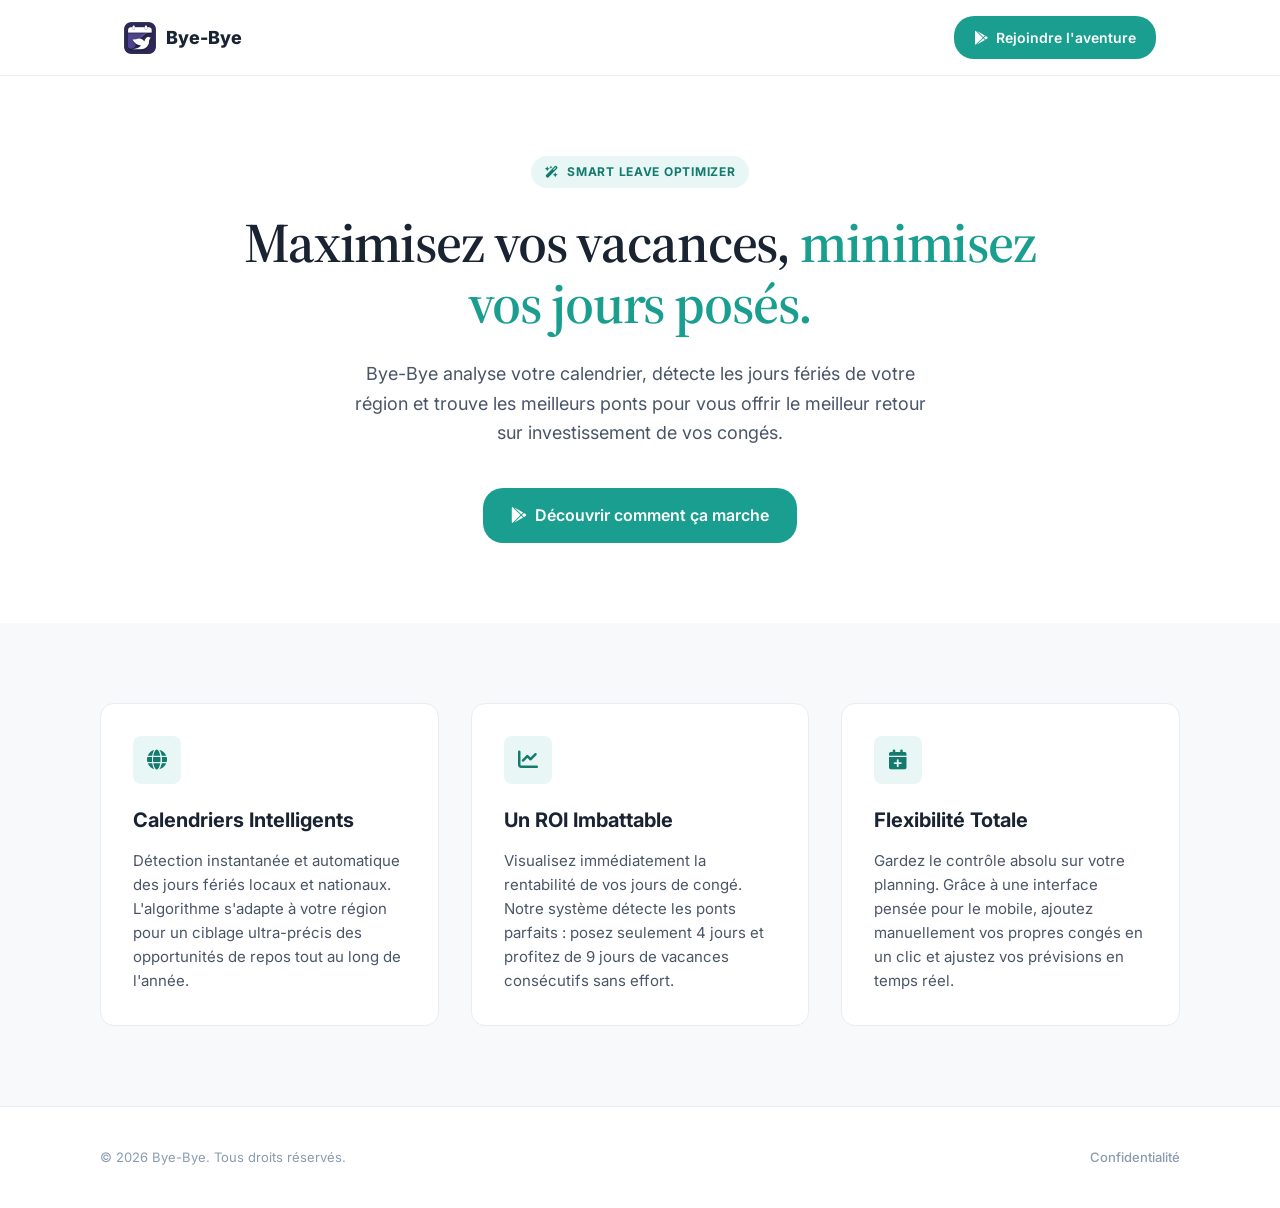
<file: index.html>
<!doctype html>
<html lang="fr">
    <head>
        <meta charset="UTF-8" />
        <meta name="viewport" content="width=device-width, initial-scale=1.0" />
        <title>Bye-Bye — Le smart leave optimizer</title>
        <meta
            name="description"
            content="Optimisez vos jours de congé avec Bye-Bye. Posez moins de jours, profitez de plus de temps libre." />

        <!-- Polices officielles -->
        <link rel="preconnect" href="https://fonts.googleapis.com" />
        <link
            href="https://fonts.googleapis.com/css2?family=Source+Serif+4:wght@500;600&family=Inter:wght@400;500;600;700;800&display=swap"
            rel="stylesheet" />

        <!-- Font Awesome pour les icônes (Aucun emoji) -->
        <link rel="stylesheet" href="https://cdnjs.cloudflare.com/ajax/libs/font-awesome/6.4.0/css/all.min.css" />

        <style>
            /* ==========================================================================
           Bye-Bye — Landing Page Stylesheet
           ========================================================================== */
            :root {
                /* Couleurs de la marque */
                --color-primary: #1a9e8f;
                --color-primary-dark: #147a6e;
                --color-primary-light: #e8f7f5;
                --color-coral: #ff6b6b;
                --color-coral-light: #fff0f0;
                --color-gold: #ffb800;
                --color-gold-light: #fff8e1;

                /* Neutres */
                --color-bg: #ffffff;
                --color-surface: #f7f9fa;
                --color-border: #e8edf2;
                --color-text: #1a2332;
                --color-text-mid: #4a5568;
                --color-text-light: #8a9bb0;

                /* Typographie */
                --font-serif: 'Source Serif 4', Georgia, 'Times New Roman', serif;
                --font-sans: 'Inter', -apple-system, BlinkMacSystemFont, 'Segoe UI', sans-serif;

                /* Layout */
                --max-width: 1080px;
                --radius-sm: 8px;
                --radius-md: 14px;
                --radius-lg: 20px;
            }

            * {
                margin: 0;
                padding: 0;
                box-sizing: border-box;
            }
            html {
                scroll-behavior: smooth;
            }

            body {
                font-family: var(--font-sans);
                color: var(--color-text);
                background: var(--color-bg);
                line-height: 1.65;
                -webkit-font-smoothing: antialiased;
            }

            a {
                color: var(--color-primary-dark);
                text-decoration: none;
                transition: all 0.2s ease;
            }

            /* ── Top bar ─────────────────────────────────────────────────────────────── */
            .topbar {
                position: sticky;
                top: 0;
                z-index: 50;
                background: rgba(255, 255, 255, 0.92);
                backdrop-filter: blur(10px);
                border-bottom: 1px solid var(--color-border);
            }

            .topbar-inner {
                max-width: var(--max-width);
                margin: 0 auto;
                padding: 16px 24px;
                display: flex;
                align-items: center;
                justify-content: space-between;
            }

            .brand {
                display: flex;
                align-items: center;
                gap: 10px;
                font-weight: 800;
                font-size: 18px;
                color: var(--color-text);
            }

            .brand-mark {
                width: 32px;
                height: 32px;
                border-radius: 9px;
                background: linear-gradient(160deg, var(--color-primary), var(--color-primary-dark));
                display: flex;
                align-items: center;
                justify-content: center;
                color: white;
                font-size: 14px;
            }

            .nav-links {
                display: flex;
                gap: 16px;
            }

            .btn-primary {
                background: var(--color-primary);
                color: white;
                padding: 10px 20px;
                border-radius: var(--radius-lg);
                font-weight: 600;
                font-size: 14px;
                border: none;
                cursor: pointer;
                display: inline-flex;
                align-items: center;
                gap: 8px;
            }

            .btn-primary:hover {
                background: var(--color-primary-dark);
                color: white;
            }

            /* ── Hero Section ────────────────────────────────────────────────────────────────── */
            .hero {
                max-width: var(--max-width);
                margin: 0 auto;
                padding: 80px 24px;
                text-align: center;
                display: flex;
                flex-direction: column;
                align-items: center;
            }

            .doc-eyebrow {
                display: inline-flex;
                align-items: center;
                gap: 8px;
                font-size: 12px;
                font-weight: 700;
                letter-spacing: 0.06em;
                text-transform: uppercase;
                color: var(--color-primary-dark);
                background: var(--color-primary-light);
                padding: 6px 14px;
                border-radius: 20px;
                margin-bottom: 24px;
            }

            .hero-title {
                font-family: var(--font-serif);
                font-size: 56px;
                font-weight: 600;
                line-height: 1.1;
                letter-spacing: -0.02em;
                color: var(--color-text);
                margin-bottom: 24px;
                max-width: 800px;
            }

            .hero-title span {
                color: var(--color-primary);
            }

            .hero-subtitle {
                font-size: 18px;
                color: var(--color-text-mid);
                max-width: 600px;
                margin-bottom: 40px;
            }

            /* ── Features Grid ──────────────────────────────────────────────────────── */
            .features-section {
                background: var(--color-surface);
                padding: 80px 24px;
            }

            .features-grid {
                max-width: var(--max-width);
                margin: 0 auto;
                display: grid;
                grid-template-columns: repeat(auto-fit, minmax(300px, 1fr));
                gap: 32px;
            }

            .feature-card {
                background: var(--color-bg);
                padding: 32px;
                border-radius: var(--radius-md);
                border: 1px solid var(--color-border);
                transition: transform 0.2s ease;
            }

            .feature-card:hover {
                transform: translateY(-4px);
                box-shadow: 0 12px 24px rgba(26, 158, 143, 0.08);
            }

            .feature-icon {
                width: 48px;
                height: 48px;
                background: var(--color-primary-light);
                color: var(--color-primary-dark);
                border-radius: var(--radius-sm);
                display: flex;
                align-items: center;
                justify-content: center;
                font-size: 20px;
                margin-bottom: 20px;
            }

            .feature-card h3 {
                font-size: 20px;
                font-weight: 700;
                color: var(--color-text);
                margin-bottom: 12px;
            }

            .feature-card p {
                font-size: 15px;
                color: var(--color-text-mid);
                line-height: 1.6;
            }

            /* ── Callout / Banner ───────────────────────────────────────────────────────── */
            .cta-banner {
                max-width: 800px;
                margin: 60px auto;
                padding: 0 24px;
            }

            .callout {
                border-radius: var(--radius-md);
                padding: 24px 32px;
                display: flex;
                align-items: center;
                justify-content: space-between;
                gap: 24px;
                background: var(--color-gold-light);
                border: 1px solid rgba(255, 184, 0, 0.3);
            }

            .callout-content h4 {
                color: #8a6200;
                font-size: 18px;
                margin-bottom: 8px;
            }

            .callout-content p {
                color: #8a6200;
                font-size: 15px;
                opacity: 0.9;
            }

            .btn-gold {
                background: var(--color-gold);
                color: white;
                padding: 10px 24px;
                border-radius: var(--radius-sm);
                font-weight: 700;
                white-space: nowrap;
            }

            /* ── Footer ──────────────────────────────────────────────────────────────── */
            .doc-footer {
                border-top: 1px solid var(--color-border);
                padding: 40px 24px;
                background: var(--color-bg);
            }

            .doc-footer-inner {
                max-width: var(--max-width);
                margin: 0 auto;
                display: flex;
                flex-wrap: wrap;
                justify-content: space-between;
                align-items: center;
                gap: 16px;
            }

            .doc-footer p {
                font-size: 13px;
                color: var(--color-text-light);
            }

            .doc-footer-links {
                display: flex;
                gap: 20px;
            }

            .doc-footer-links a {
                font-size: 13px;
                color: var(--color-text-light);
                font-weight: 500;
            }

            .doc-footer-links a:hover {
                color: var(--color-primary-dark);
            }

            @media (max-width: 768px) {
                .hero-title {
                    font-size: 40px;
                }
                .callout {
                    flex-direction: column;
                    text-align: center;
                }
            }
        </style>
        <link rel="apple-touch-icon" sizes="180x180" href="./assets/icons/apple-touch-icon.png" />
        <link rel="icon" type="image/png" sizes="32x32" href="./assets/icons/favicon-32x32.png" />
        <link rel="icon" type="image/png" sizes="16x16" href="./assets/icons/favicon-16x16.png" />
        <link rel="manifest" href="./assets/icons/site.webmanifest" />
    </head>
    <body>
        <!-- Header -->
        <header class="topbar">
            <div class="topbar-inner">
                <a href="/" class="brand">
                    <span class="brand-mark">
                        <img src="./assets/icons/logo.png" alt="Logo" class="logo" width="32" height="32" />
                    </span>
                    Bye-Bye
                </a>
                <nav class="nav-links">
                    <a href="https://play.google.com/store/apps/details?id=com.gillesj.byebye" class="btn-primary">
                        <i class="fa-brands fa-google-play"></i> Rejoindre l'aventure
                    </a>
                </nav>
            </div>
        </header>

        <!-- Hero Section -->
        <main>
            <section class="hero">
                <span class="doc-eyebrow"><i class="fa-solid fa-wand-magic-sparkles"></i> Smart Leave Optimizer</span>
                <h1 class="hero-title">Maximisez vos vacances, <span>minimisez vos jours posés.</span></h1>
                <p class="hero-subtitle">
                    Bye-Bye analyse votre calendrier, détecte les jours fériés de votre région et trouve les meilleurs
                    ponts pour vous offrir le meilleur retour sur investissement de vos congés.
                </p>
                <a
                    href="https://play.google.com/store/apps/details?id=com.gillesj.byebye"
                    class="btn-primary"
                    style="padding: 14px 28px; font-size: 16px">
                    <i class="fa-brands fa-google-play"></i>Découvrir comment ça marche
                </a>
            </section>

            <!-- Features Grid -->
            <section id="features" class="features-section">
                <div class="features-grid">
                    <div class="feature-card">
                        <div class="feature-card-icon feature-icon">
                            <i class="fa-solid fa-globe"></i>
                        </div>
                        <h3>Calendriers Intelligents</h3>
                        <p>
                            Détection instantanée et automatique des jours fériés locaux et nationaux. L'algorithme
                            s'adapte à votre région pour un ciblage ultra-précis des opportunités de repos tout au long
                            de l'année.
                        </p>
                    </div>

                    <div class="feature-card">
                        <div class="feature-card-icon feature-icon">
                            <i class="fa-solid fa-chart-line"></i>
                        </div>
                        <h3>Un ROI Imbattable</h3>
                        <p>
                            Visualisez immédiatement la rentabilité de vos jours de congé. Notre système détecte les
                            ponts parfaits : posez seulement 4 jours et profitez de 9 jours de vacances consécutifs sans
                            effort.
                        </p>
                    </div>

                    <div class="feature-card">
                        <div class="feature-card-icon feature-icon">
                            <i class="fa-solid fa-calendar-plus"></i>
                        </div>
                        <h3>Flexibilité Totale</h3>
                        <p>
                            Gardez le contrôle absolu sur votre planning. Grâce à une interface pensée pour le mobile,
                            ajoutez manuellement vos propres congés en un clic et ajustez vos prévisions en temps réel.
                        </p>
                    </div>
                </div>
            </section>

            <!-- CTA Callout -->
        </main>

        <!-- Footer -->
        <footer class="doc-footer">
            <div class="doc-footer-inner">
                <p>© 2026 Bye-Bye. Tous droits réservés.</p>
                <nav class="doc-footer-links" aria-label="Liens légaux">
                    <a href="politique-confidentialite.html">Confidentialité</a>
                </nav>
            </div>
        </footer>
    </body>
</html>
</file>
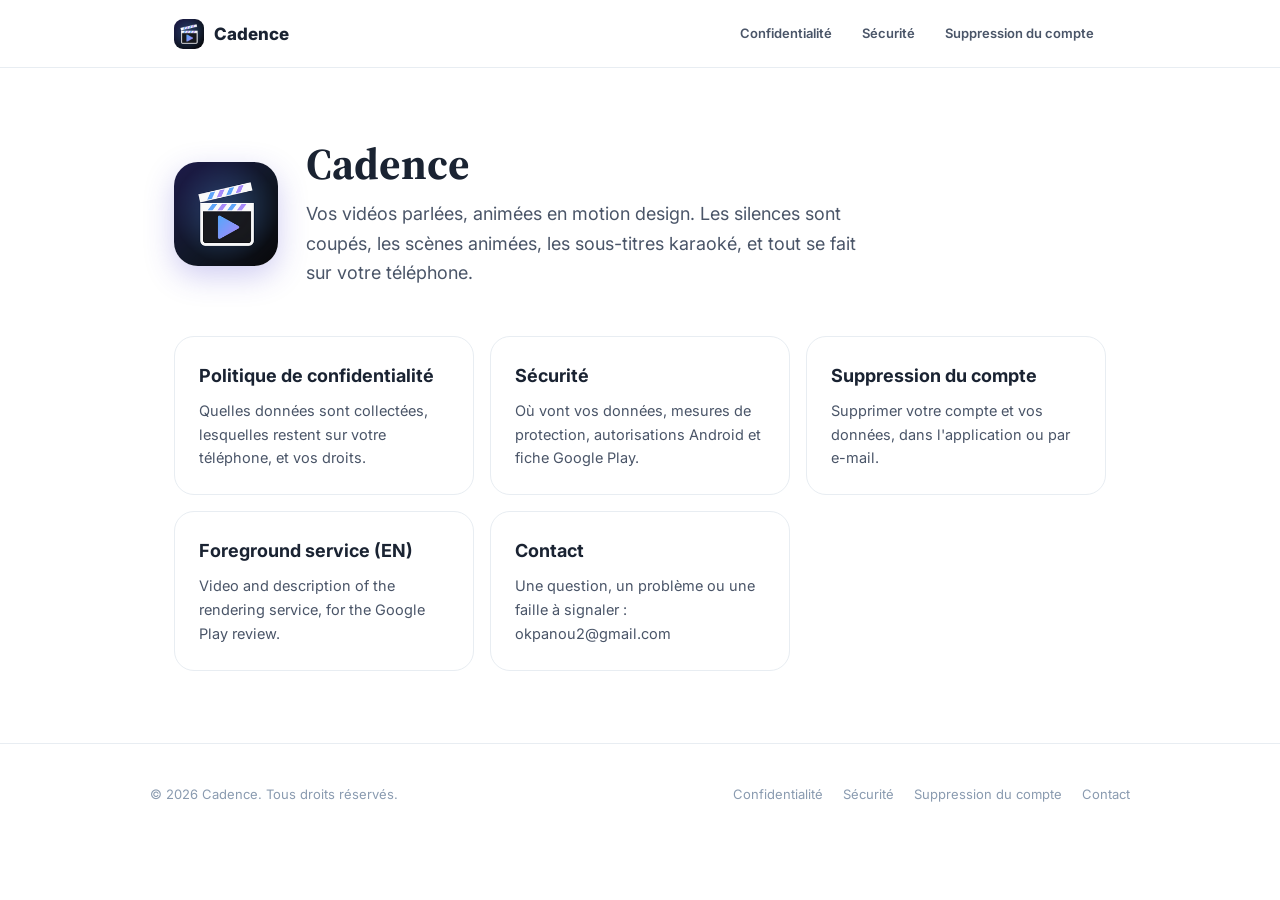
<file: cadence/index.html>
<!doctype html>
<html lang="fr">
    <head>
        <meta charset="UTF-8" />
        <meta name="viewport" content="width=device-width, initial-scale=1.0" />
        <title>Vos vidéos parlées, animées en motion design — Cadence</title>
        <meta name="description" content="Cadence transforme une vidéo où vous parlez en vidéo verticale animée : silences coupés, scènes de motion design, sous-titres karaoké." />
        <link rel="preconnect" href="https://fonts.googleapis.com" />
        <link
            href="https://fonts.googleapis.com/css2?family=Source+Serif+4:wght@500;600&family=Inter:wght@400;500;600;700;800&display=swap"
            rel="stylesheet" />
        <link rel="stylesheet" href="./styles/cadence.css" />
        <link rel="apple-touch-icon" sizes="180x180" href="./assets/apple-touch-icon.png" />
        <link rel="icon" type="image/png" sizes="32x32" href="./assets/favicon-32x32.png" />
        <link rel="icon" type="image/png" sizes="16x16" href="./assets/favicon-16x16.png" />
    </head>
    <body>
        <header class="topbar">
            <div class="topbar-inner">
                <a href="./index.html" class="brand">
                    <span class="brand-mark"><img src="./assets/logo.png" alt="" width="32" height="32" /></span>
                    Cadence
                </a>
                <nav class="doc-nav" aria-label="Documents"><a href="politique-confidentialite.html">Confidentialité</a><a href="securite.html">Sécurité</a><a href="suppression-compte.html">Suppression du compte</a></nav>
            </div>
        </header>

        <section class="hub-hero">
            <img src="./assets/android-chrome-192x192.png" alt="Icône de Cadence" />
            <div>
                <h1>Cadence</h1>
                <p>Vos vidéos parlées, animées en motion design. Les silences sont coupés, les scènes animées, les sous-titres karaoké, et tout se fait sur votre téléphone.</p>
            </div>
        </section>

        <main class="hub-grid">
            <a class="hub-card" href="politique-confidentialite.html">
                <h2>Politique de confidentialité</h2>
                <p>Quelles données sont collectées, lesquelles restent sur votre téléphone, et vos droits.</p>
            </a>
            <a class="hub-card" href="securite.html">
                <h2>Sécurité</h2>
                <p>Où vont vos données, mesures de protection, autorisations Android et fiche Google Play.</p>
            </a>
            <a class="hub-card" href="suppression-compte.html">
                <h2>Suppression du compte</h2>
                <p>Supprimer votre compte et vos données, dans l'application ou par e-mail.</p>
            </a>
            <a class="hub-card" href="service-premier-plan.html">
                <h2>Foreground service (EN)</h2>
                <p>Video and description of the rendering service, for the Google Play review.</p>
            </a>
            <a class="hub-card" href="mailto:okpanou2@gmail.com">
                <h2>Contact</h2>
                <p>Une question, un problème ou une faille à signaler : okpanou2@gmail.com</p>
            </a>
        </main>

        <footer class="doc-footer">
            <div class="doc-footer-inner">
                <p>© 2026 Cadence. Tous droits réservés.</p>
                <nav class="doc-footer-links" aria-label="Liens">
                    <a href="politique-confidentialite.html">Confidentialité</a>
                    <a href="securite.html">Sécurité</a>
                    <a href="suppression-compte.html">Suppression du compte</a>
                    <a href="mailto:okpanou2@gmail.com">Contact</a>
                </nav>
            </div>
        </footer>
    </body>
</html>
</file>
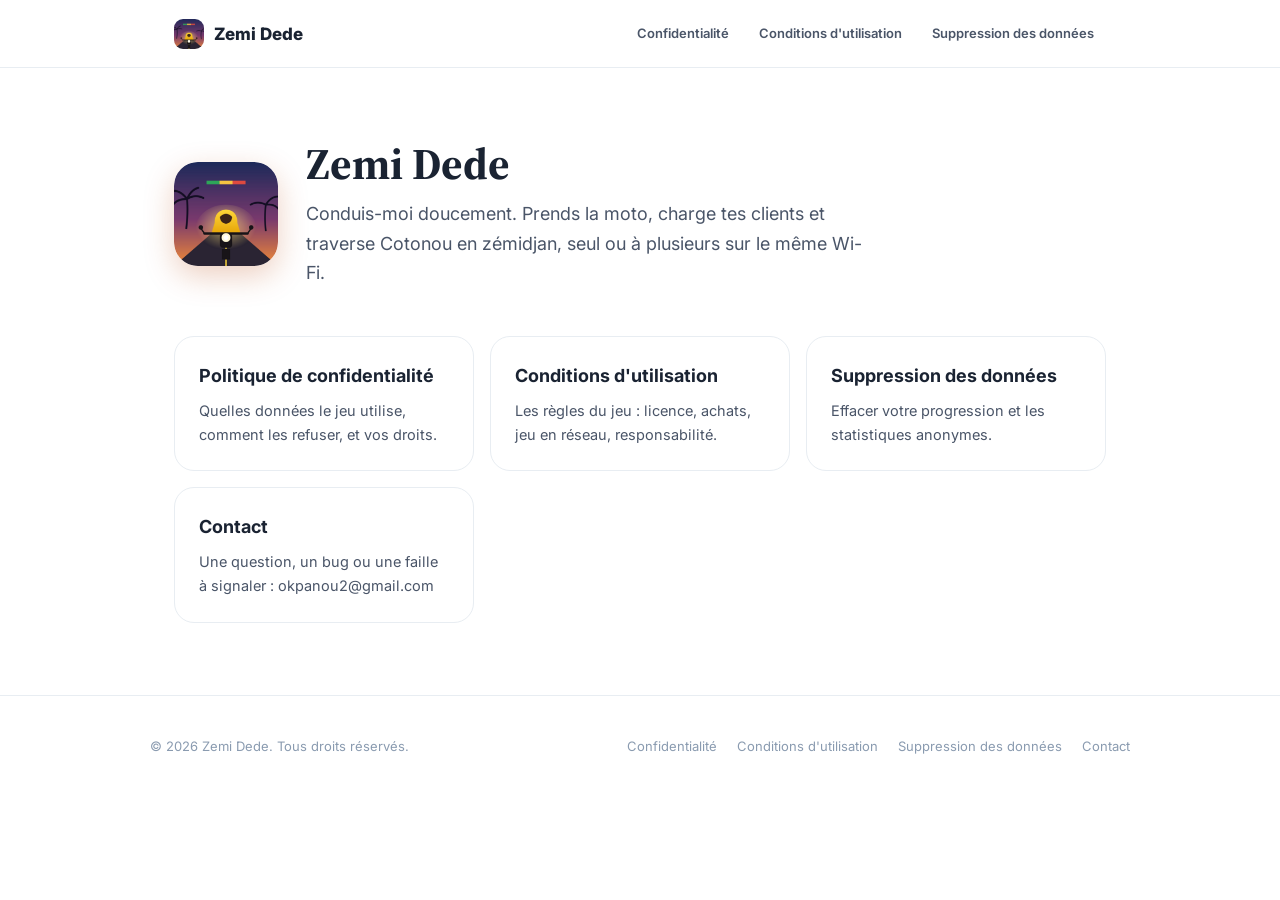
<file: zemi-dede/index.html>
<!doctype html>
<html lang="fr">
    <head>
        <meta charset="UTF-8" />
        <meta name="viewport" content="width=device-width, initial-scale=1.0" />
        <title>Zemi Dede — documents</title>
        <meta name="description" content="Zemi Dede : jeu de zémidjan à Cotonou. Confidentialité, conditions d'utilisation et suppression des données." />
        <link rel="preconnect" href="https://fonts.googleapis.com" />
        <link href="https://fonts.googleapis.com/css2?family=Source+Serif+4:wght@500;600&family=Inter:wght@400;500;600;700;800&display=swap" rel="stylesheet" />
        <link rel="stylesheet" href="./styles/zemi-dede.css" />
        <link rel="apple-touch-icon" sizes="180x180" href="./assets/icon-180.png" />
        <link rel="icon" type="image/png" sizes="32x32" href="./assets/icon-32.png" />
        <link rel="icon" type="image/png" sizes="16x16" href="./assets/icon-16.png" />
    </head>
    <body>
        <header class="topbar">
            <div class="topbar-inner">
                <a href="./index.html" class="brand">
                    <span class="brand-mark"><img src="./assets/logo.png" alt="" width="32" height="32" /></span>
                    Zemi Dede
                </a>
                <nav class="doc-nav" aria-label="Documents"><a href="politique-confidentialite.html">Confidentialité</a><a href="conditions-utilisation.html">Conditions d'utilisation</a><a href="suppression-donnees.html">Suppression des données</a></nav>
            </div>
        </header>

        <section class="hub-hero">
            <img src="./assets/icon-192.png" alt="Icône de Zemi Dede" />
            <div>
                <h1>Zemi Dede</h1>
                <p>Conduis-moi doucement. Prends la moto, charge tes clients et traverse Cotonou en zémidjan, seul ou à plusieurs sur le même Wi-Fi.</p>
            </div>
        </section>

        <main class="hub-grid">
            <a class="hub-card" href="politique-confidentialite.html">
                <h2>Politique de confidentialité</h2>
                <p>Quelles données le jeu utilise, comment les refuser, et vos droits.</p>
            </a>
            <a class="hub-card" href="conditions-utilisation.html">
                <h2>Conditions d'utilisation</h2>
                <p>Les règles du jeu : licence, achats, jeu en réseau, responsabilité.</p>
            </a>
            <a class="hub-card" href="suppression-donnees.html">
                <h2>Suppression des données</h2>
                <p>Effacer votre progression et les statistiques anonymes.</p>
            </a>
            <a class="hub-card" href="mailto:okpanou2@gmail.com">
                <h2>Contact</h2>
                <p>Une question, un bug ou une faille à signaler : okpanou2@gmail.com</p>
            </a>
        </main>

        <footer class="doc-footer">
            <div class="doc-footer-inner">
                <p>© 2026 Zemi Dede. Tous droits réservés.</p>
                <nav class="doc-footer-links" aria-label="Liens">
                    <a href="politique-confidentialite.html">Confidentialité</a>
                    <a href="conditions-utilisation.html">Conditions d'utilisation</a>
                    <a href="suppression-donnees.html">Suppression des données</a>
                    <a href="mailto:okpanou2@gmail.com">Contact</a>
                </nav>
            </div>
        </footer>
    </body>
</html>
</file>
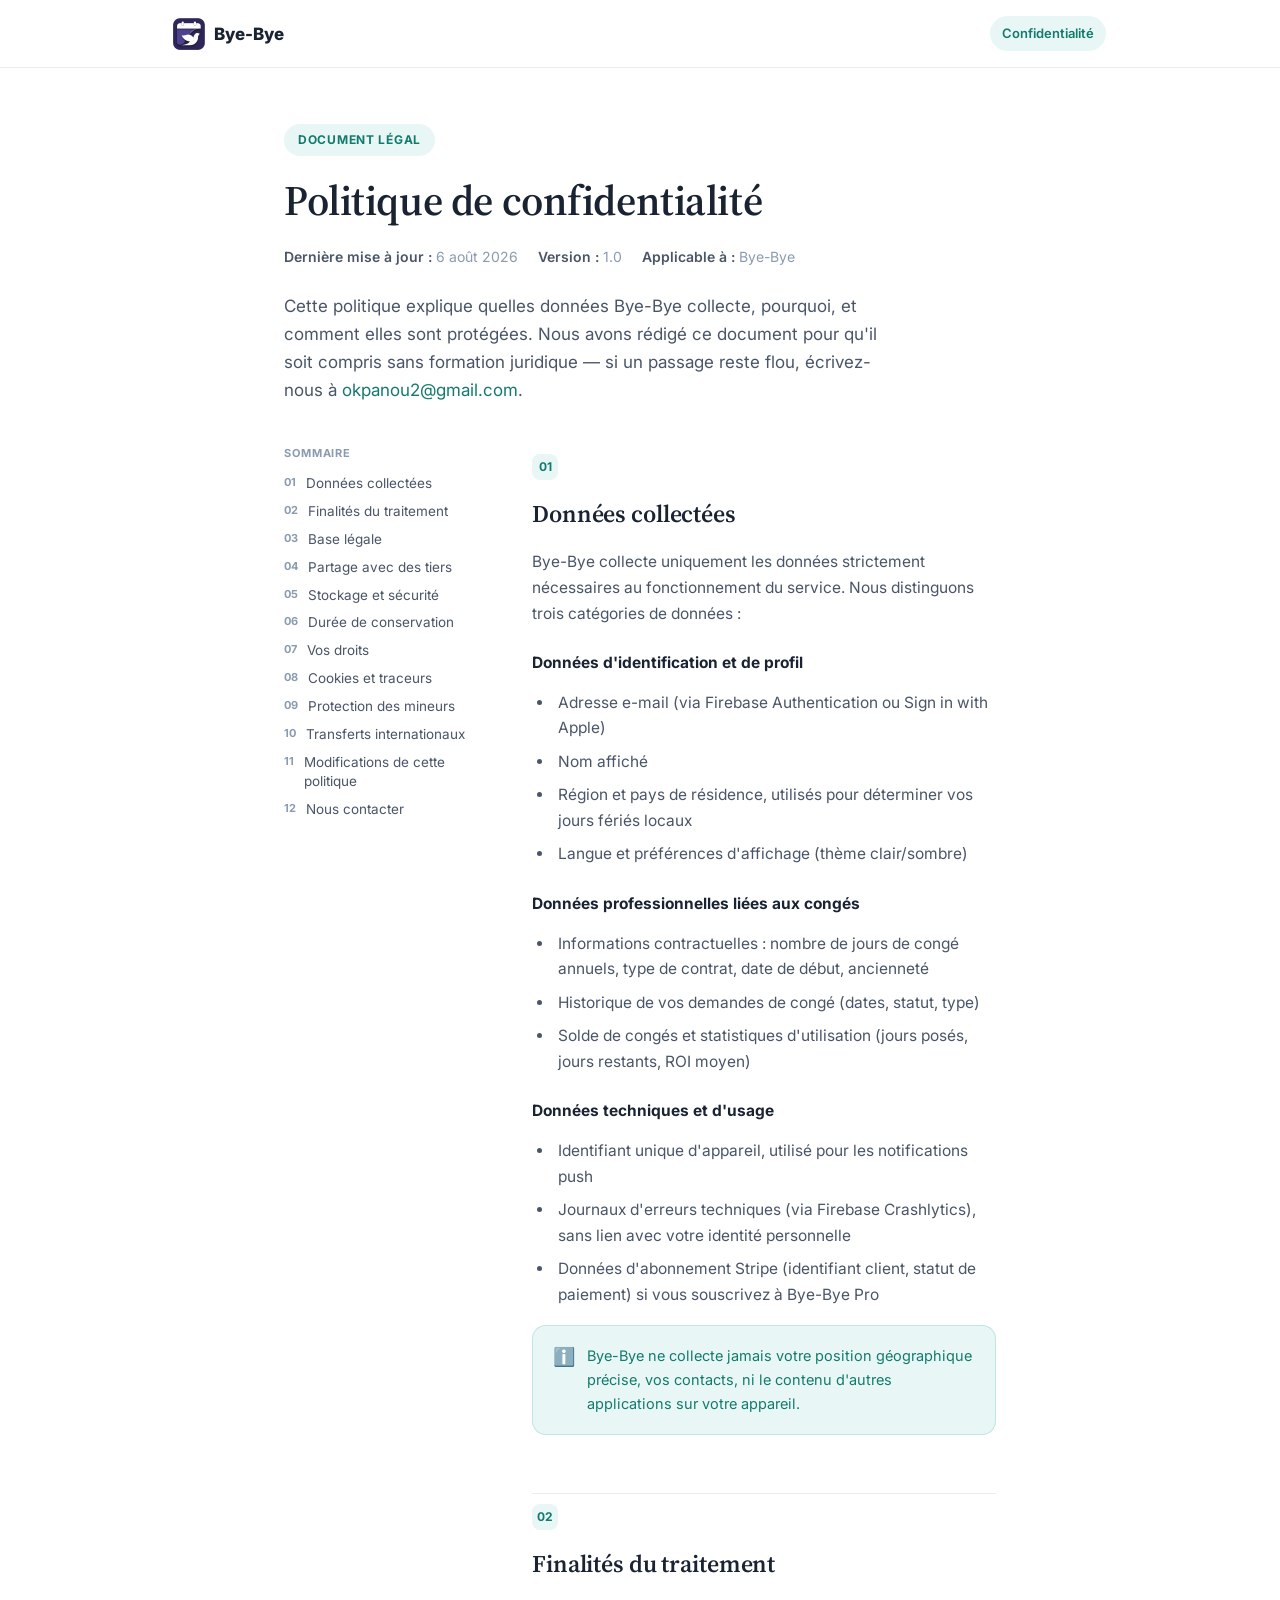
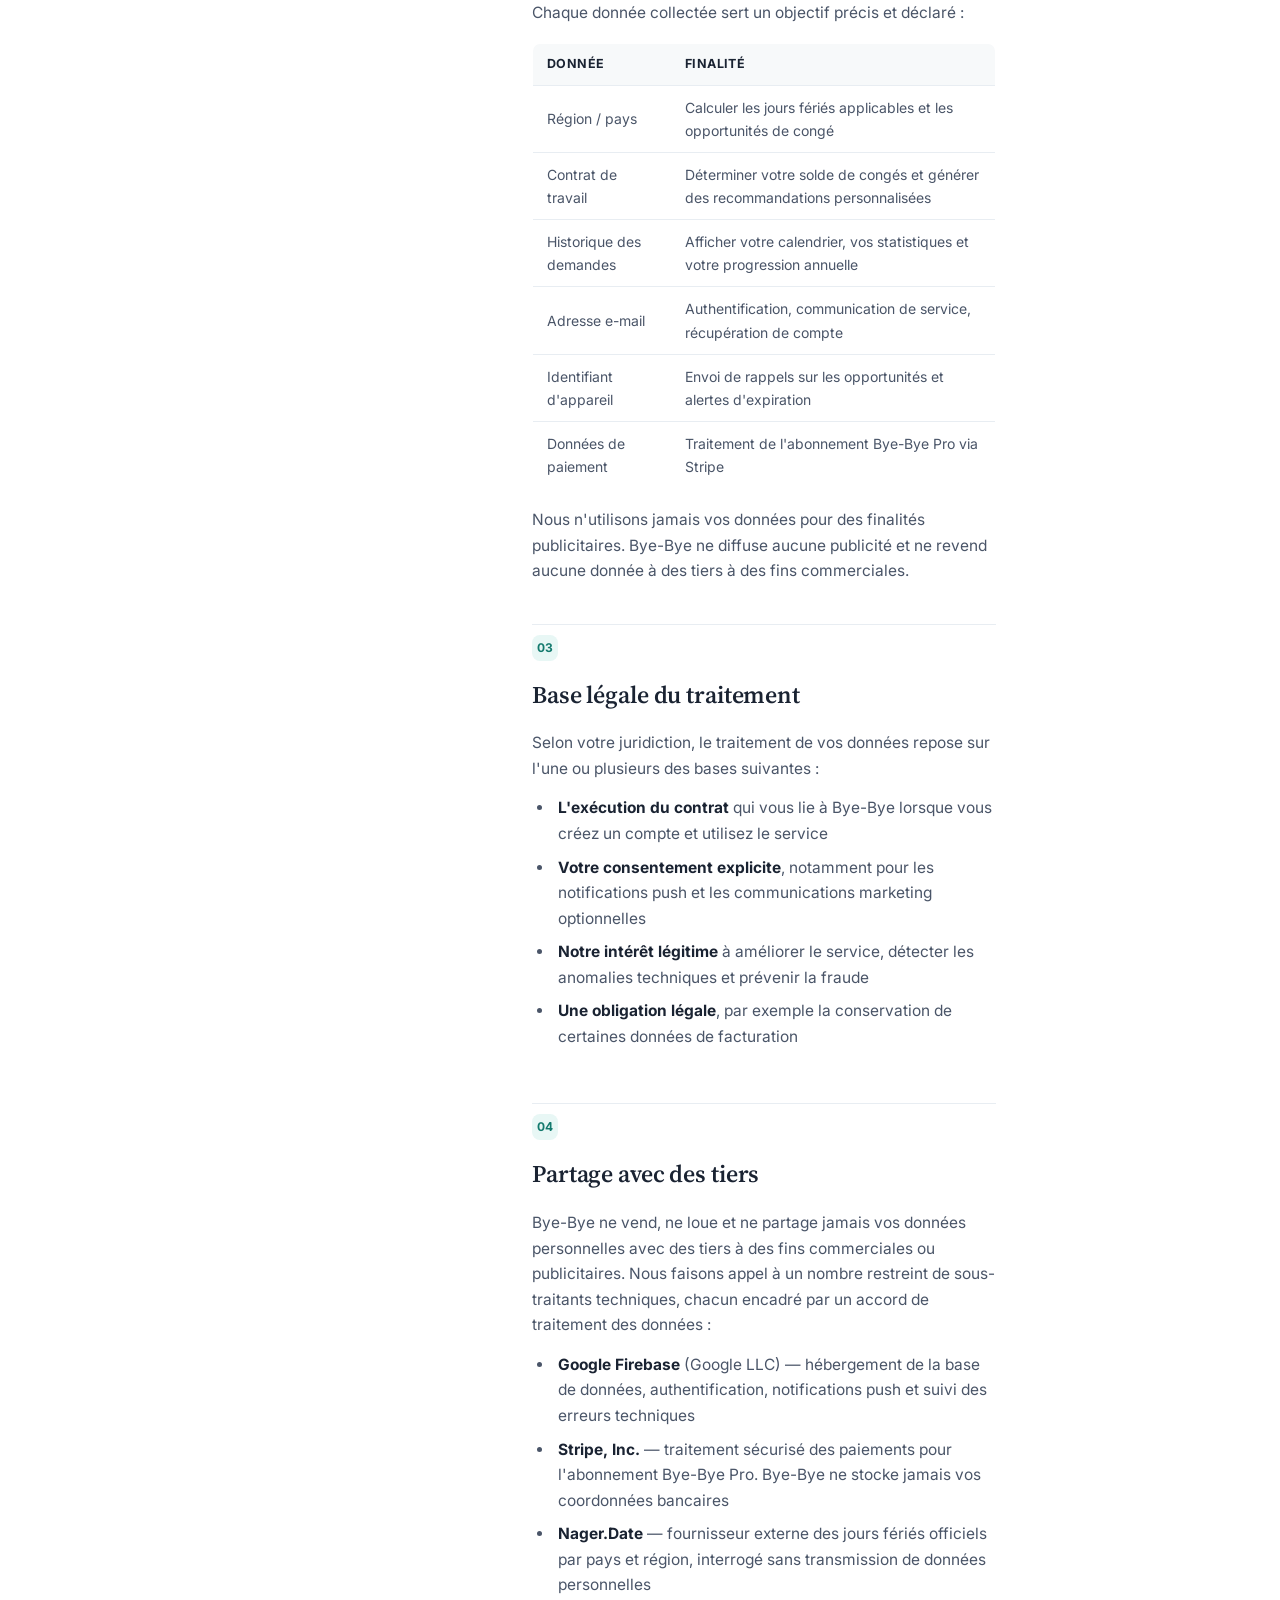
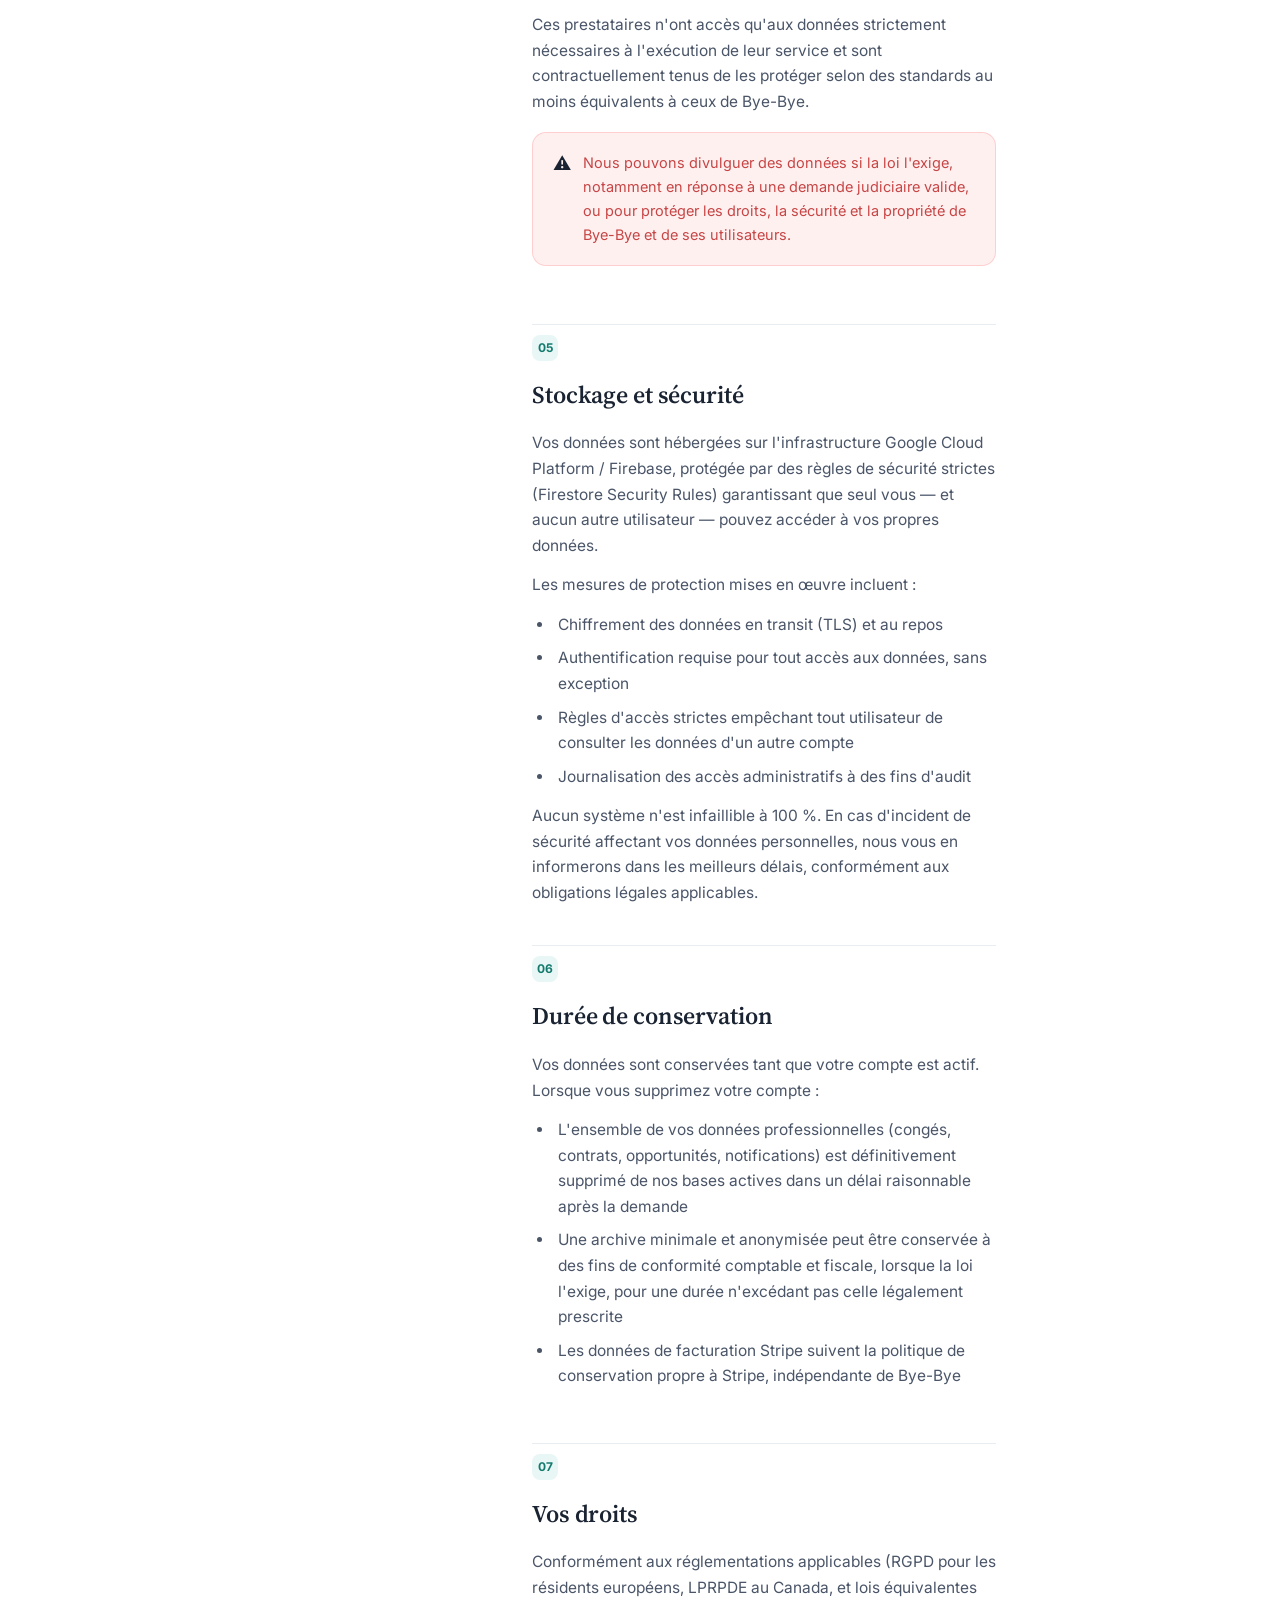
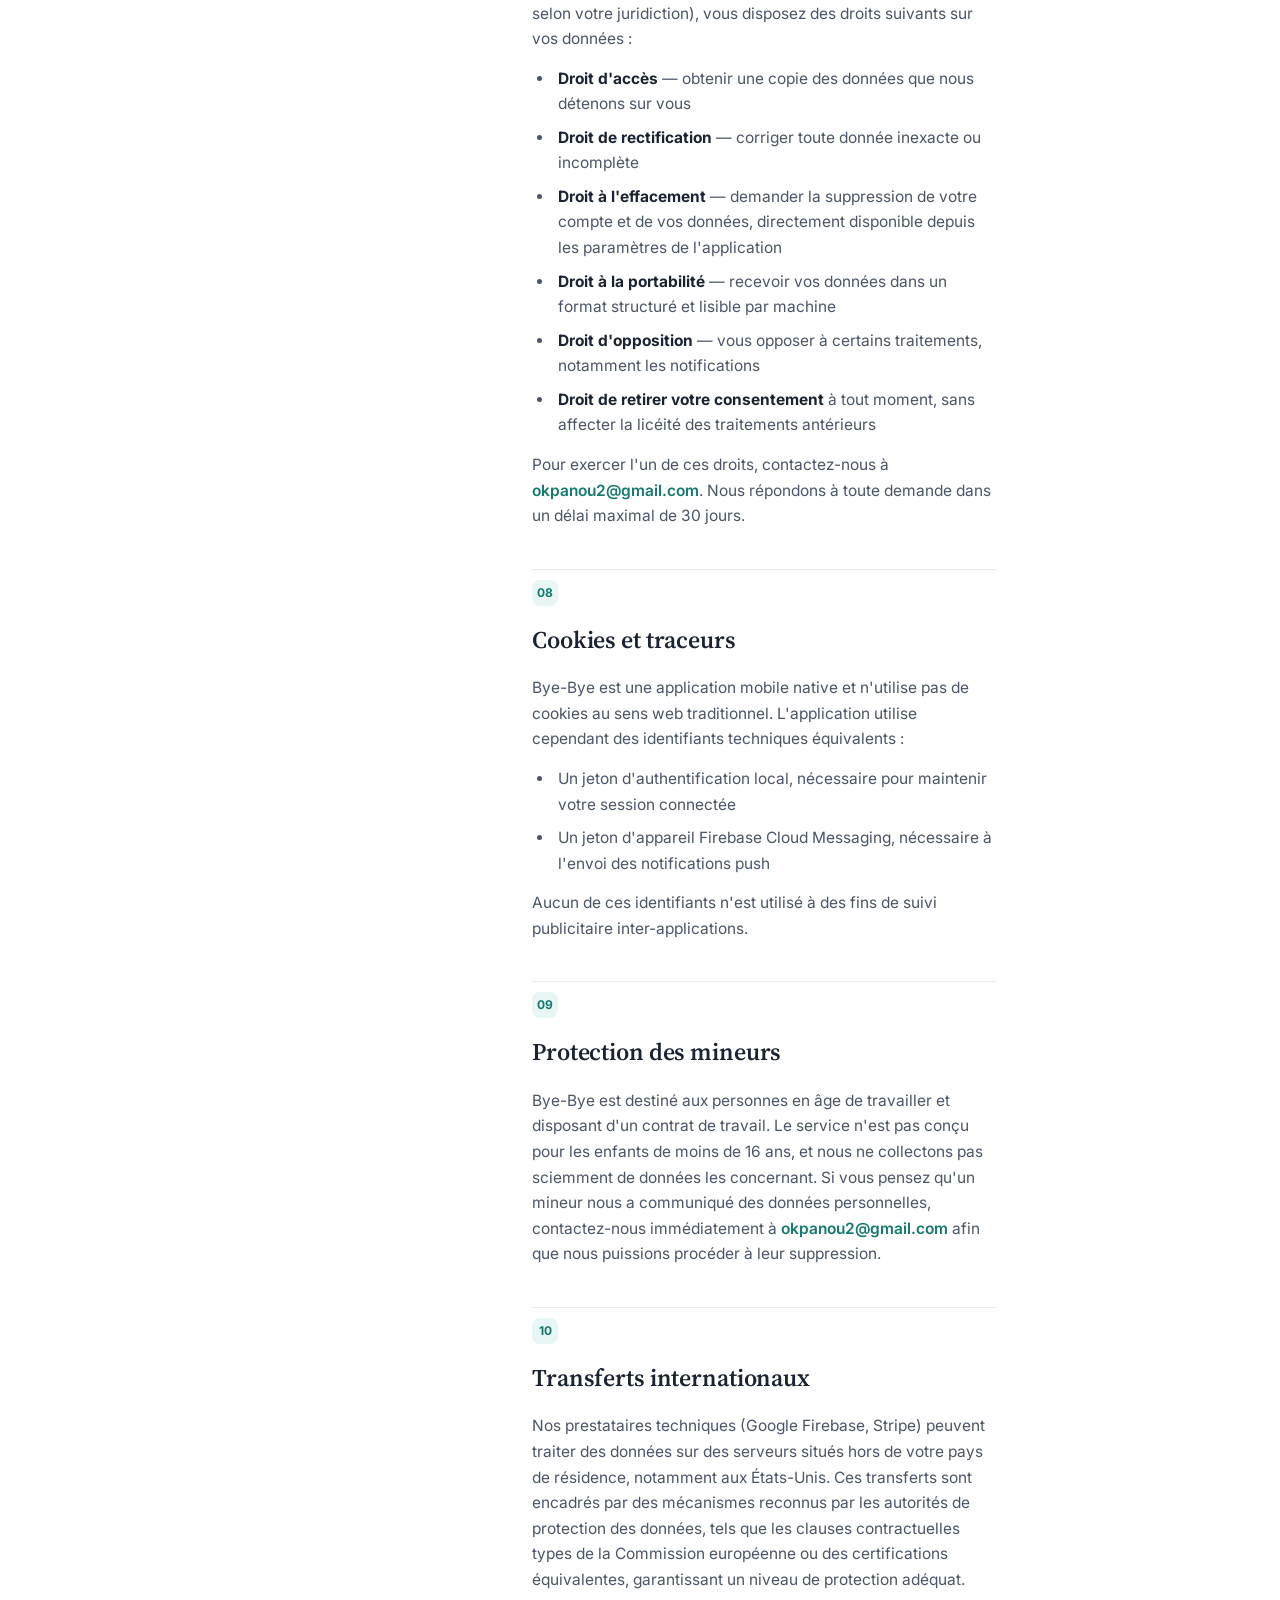
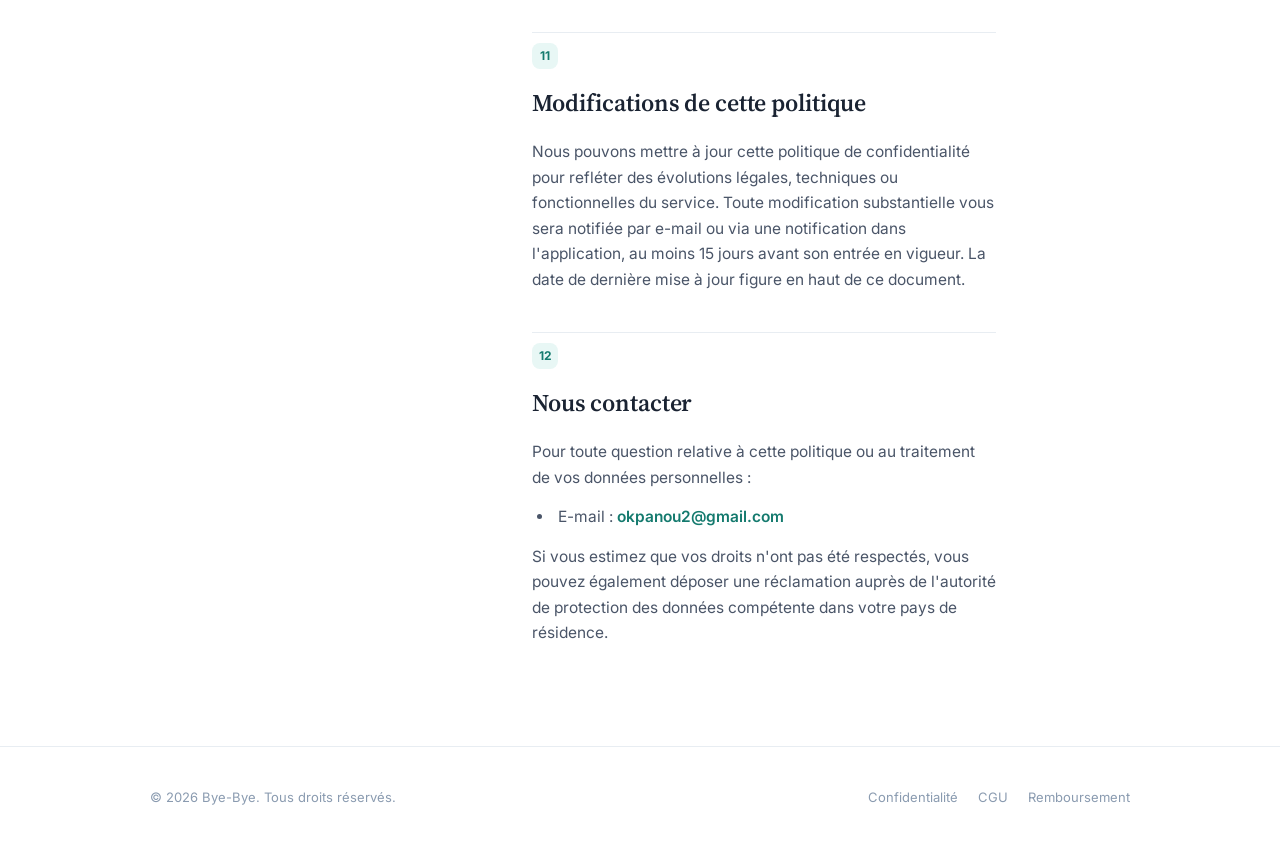
<file: politique-confidentialite.html>
<!doctype html>
<html lang="fr">
    <head>
        <meta charset="UTF-8" />
        <meta name="viewport" content="width=device-width, initial-scale=1.0" />
        <title>Politique de confidentialité — Bye-Bye</title>
        <meta
            name="description"
            content="Politique de confidentialité de l'application Bye-Bye : collecte, usage et protection de vos données personnelles." />
        <link rel="preconnect" href="https://fonts.googleapis.com" />
        <link
            href="https://fonts.googleapis.com/css2?family=Source+Serif+4:wght@500;600&family=Inter:wght@400;500;600;700;800&display=swap"
            rel="stylesheet" />
        <link rel="stylesheet" href="./styles/legal.css" />
        <link rel="apple-touch-icon" sizes="180x180" href="./assets/icons/apple-touch-icon.png" />
        <link rel="icon" type="image/png" sizes="32x32" href="./assets/icons/favicon-32x32.png" />
        <link rel="icon" type="image/png" sizes="16x16" href="./assets/icons/favicon-16x16.png" />
        <link rel="manifest" href="./assets/icons/site.webmanifest" />
    </head>
    <body>
        <header class="topbar">
            <div class="topbar-inner">
                <a href="./index.html" class="brand">
                    <span class="brand-mark">
                        <img src="./assets/icons/logo.png" alt="Logo" class="logo" width="32" height="32" />
                    </span>
                    Bye-Bye
                </a>
                <nav class="doc-nav" aria-label="Documents légaux">
                    <a href="politique-confidentialite.html" class="active">Confidentialité</a>
                </nav>
            </div>
        </header>

        <div class="doc-hero">
            <span class="doc-eyebrow">Document légal</span>
            <h1 class="doc-title">Politique de confidentialité</h1>
            <div class="doc-meta">
                <span><strong>Dernière mise à jour :</strong> 6 août 2026</span>
                <span><strong>Version :</strong> 1.0</span>
                <span><strong>Applicable à :</strong> Bye-Bye </span>
            </div>
            <p class="doc-intro">
                Cette politique explique quelles données Bye-Bye collecte, pourquoi, et comment elles sont protégées.
                Nous avons rédigé ce document pour qu'il soit compris sans formation juridique — si un passage reste
                flou, écrivez-nous à <a href="mailto:okpanou2@gmail.com">okpanou2@gmail.com</a>.
            </p>
        </div>

        <div class="doc-body">
            <nav class="toc" aria-label="Table des matières">
                <div class="toc-label">Sommaire</div>
                <ol>
                    <li><a href="#collecte">Données collectées</a></li>
                    <li><a href="#finalites">Finalités du traitement</a></li>
                    <li><a href="#base-legale">Base légale</a></li>
                    <li><a href="#partage">Partage avec des tiers</a></li>
                    <li><a href="#stockage">Stockage et sécurité</a></li>
                    <li><a href="#conservation">Durée de conservation</a></li>
                    <li><a href="#droits">Vos droits</a></li>
                    <li><a href="#cookies">Cookies et traceurs</a></li>
                    <li><a href="#mineurs">Protection des mineurs</a></li>
                    <li><a href="#transferts">Transferts internationaux</a></li>
                    <li><a href="#modifications">Modifications de cette politique</a></li>
                    <li><a href="#contact">Nous contacter</a></li>
                </ol>
            </nav>

            <article class="doc-content">
                <section id="collecte">
                    <span class="section-num">01</span>
                    <h2>Données collectées</h2>
                    <p>
                        Bye-Bye collecte uniquement les données strictement nécessaires au fonctionnement du service.
                        Nous distinguons trois catégories de données :
                    </p>

                    <h3>Données d'identification et de profil</h3>
                    <ul>
                        <li>Adresse e-mail (via Firebase Authentication ou Sign in with Apple)</li>
                        <li>Nom affiché</li>
                        <li>Région et pays de résidence, utilisés pour déterminer vos jours fériés locaux</li>
                        <li>Langue et préférences d'affichage (thème clair/sombre)</li>
                    </ul>

                    <h3>Données professionnelles liées aux congés</h3>
                    <ul>
                        <li>
                            Informations contractuelles : nombre de jours de congé annuels, type de contrat, date de
                            début, ancienneté
                        </li>
                        <li>Historique de vos demandes de congé (dates, statut, type)</li>
                        <li>Solde de congés et statistiques d'utilisation (jours posés, jours restants, ROI moyen)</li>
                    </ul>

                    <h3>Données techniques et d'usage</h3>
                    <ul>
                        <li>Identifiant unique d'appareil, utilisé pour les notifications push</li>
                        <li>
                            Journaux d'erreurs techniques (via Firebase Crashlytics), sans lien avec votre identité
                            personnelle
                        </li>
                        <li>
                            Données d'abonnement Stripe (identifiant client, statut de paiement) si vous souscrivez à
                            Bye-Bye Pro
                        </li>
                    </ul>

                    <div class="callout callout-info">
                        <span class="callout-icon">ℹ️</span>
                        <p>
                            Bye-Bye ne collecte jamais votre position géographique précise, vos contacts, ni le contenu
                            d'autres applications sur votre appareil.
                        </p>
                    </div>
                </section>

                <section id="finalites">
                    <span class="section-num">02</span>
                    <h2>Finalités du traitement</h2>
                    <p>Chaque donnée collectée sert un objectif précis et déclaré :</p>
                    <table class="doc-table">
                        <thead>
                            <tr>
                                <th>Donnée</th>
                                <th>Finalité</th>
                            </tr>
                        </thead>
                        <tbody>
                            <tr>
                                <td>Région / pays</td>
                                <td>Calculer les jours fériés applicables et les opportunités de congé</td>
                            </tr>
                            <tr>
                                <td>Contrat de travail</td>
                                <td>Déterminer votre solde de congés et générer des recommandations personnalisées</td>
                            </tr>
                            <tr>
                                <td>Historique des demandes</td>
                                <td>Afficher votre calendrier, vos statistiques et votre progression annuelle</td>
                            </tr>
                            <tr>
                                <td>Adresse e-mail</td>
                                <td>Authentification, communication de service, récupération de compte</td>
                            </tr>
                            <tr>
                                <td>Identifiant d'appareil</td>
                                <td>Envoi de rappels sur les opportunités et alertes d'expiration</td>
                            </tr>
                            <tr>
                                <td>Données de paiement</td>
                                <td>Traitement de l'abonnement Bye-Bye Pro via Stripe</td>
                            </tr>
                        </tbody>
                    </table>
                    <p>
                        Nous n'utilisons jamais vos données pour des finalités publicitaires. Bye-Bye ne diffuse aucune
                        publicité et ne revend aucune donnée à des tiers à des fins commerciales.
                    </p>
                </section>

                <section id="base-legale">
                    <span class="section-num">03</span>
                    <h2>Base légale du traitement</h2>
                    <p>
                        Selon votre juridiction, le traitement de vos données repose sur l'une ou plusieurs des bases
                        suivantes :
                    </p>
                    <ul>
                        <li>
                            <strong>L'exécution du contrat</strong> qui vous lie à Bye-Bye lorsque vous créez un compte
                            et utilisez le service
                        </li>
                        <li>
                            <strong>Votre consentement explicite</strong>, notamment pour les notifications push et les
                            communications marketing optionnelles
                        </li>
                        <li>
                            <strong>Notre intérêt légitime</strong> à améliorer le service, détecter les anomalies
                            techniques et prévenir la fraude
                        </li>
                        <li>
                            <strong>Une obligation légale</strong>, par exemple la conservation de certaines données de
                            facturation
                        </li>
                    </ul>
                </section>

                <section id="partage">
                    <span class="section-num">04</span>
                    <h2>Partage avec des tiers</h2>
                    <p>
                        Bye-Bye ne vend, ne loue et ne partage jamais vos données personnelles avec des tiers à des fins
                        commerciales ou publicitaires. Nous faisons appel à un nombre restreint de sous-traitants
                        techniques, chacun encadré par un accord de traitement des données :
                    </p>
                    <ul>
                        <li>
                            <strong>Google Firebase</strong> (Google LLC) — hébergement de la base de données,
                            authentification, notifications push et suivi des erreurs techniques
                        </li>
                        <li>
                            <strong>Stripe, Inc.</strong> — traitement sécurisé des paiements pour l'abonnement Bye-Bye
                            Pro. Bye-Bye ne stocke jamais vos coordonnées bancaires
                        </li>
                        <li>
                            <strong>Nager.Date</strong> — fournisseur externe des jours fériés officiels par pays et
                            région, interrogé sans transmission de données personnelles
                        </li>
                    </ul>
                    <p>
                        Ces prestataires n'ont accès qu'aux données strictement nécessaires à l'exécution de leur
                        service et sont contractuellement tenus de les protéger selon des standards au moins équivalents
                        à ceux de Bye-Bye.
                    </p>
                    <div class="callout callout-warning">
                        <span class="callout-icon">⚠️</span>
                        <p>
                            Nous pouvons divulguer des données si la loi l'exige, notamment en réponse à une demande
                            judiciaire valide, ou pour protéger les droits, la sécurité et la propriété de Bye-Bye et de
                            ses utilisateurs.
                        </p>
                    </div>
                </section>

                <section id="stockage">
                    <span class="section-num">05</span>
                    <h2>Stockage et sécurité</h2>
                    <p>
                        Vos données sont hébergées sur l'infrastructure Google Cloud Platform / Firebase, protégée par
                        des règles de sécurité strictes (Firestore Security Rules) garantissant que seul vous — et aucun
                        autre utilisateur — pouvez accéder à vos propres données.
                    </p>
                    <p>Les mesures de protection mises en œuvre incluent :</p>
                    <ul>
                        <li>Chiffrement des données en transit (TLS) et au repos</li>
                        <li>Authentification requise pour tout accès aux données, sans exception</li>
                        <li>
                            Règles d'accès strictes empêchant tout utilisateur de consulter les données d'un autre
                            compte
                        </li>
                        <li>Journalisation des accès administratifs à des fins d'audit</li>
                    </ul>
                    <p>
                        Aucun système n'est infaillible à 100 %. En cas d'incident de sécurité affectant vos données
                        personnelles, nous vous en informerons dans les meilleurs délais, conformément aux obligations
                        légales applicables.
                    </p>
                </section>

                <section id="conservation">
                    <span class="section-num">06</span>
                    <h2>Durée de conservation</h2>
                    <p>
                        Vos données sont conservées tant que votre compte est actif. Lorsque vous supprimez votre compte
                        :
                    </p>
                    <ul>
                        <li>
                            L'ensemble de vos données professionnelles (congés, contrats, opportunités, notifications)
                            est définitivement supprimé de nos bases actives dans un délai raisonnable après la demande
                        </li>
                        <li>
                            Une archive minimale et anonymisée peut être conservée à des fins de conformité comptable et
                            fiscale, lorsque la loi l'exige, pour une durée n'excédant pas celle légalement prescrite
                        </li>
                        <li>
                            Les données de facturation Stripe suivent la politique de conservation propre à Stripe,
                            indépendante de Bye-Bye
                        </li>
                    </ul>
                </section>

                <section id="droits">
                    <span class="section-num">07</span>
                    <h2>Vos droits</h2>
                    <p>
                        Conformément aux réglementations applicables (RGPD pour les résidents européens, LPRPDE au
                        Canada, et lois équivalentes selon votre juridiction), vous disposez des droits suivants sur vos
                        données :
                    </p>
                    <ul>
                        <li>
                            <strong>Droit d'accès</strong> — obtenir une copie des données que nous détenons sur vous
                        </li>
                        <li><strong>Droit de rectification</strong> — corriger toute donnée inexacte ou incomplète</li>
                        <li>
                            <strong>Droit à l'effacement</strong> — demander la suppression de votre compte et de vos
                            données, directement disponible depuis les paramètres de l'application
                        </li>
                        <li>
                            <strong>Droit à la portabilité</strong> — recevoir vos données dans un format structuré et
                            lisible par machine
                        </li>
                        <li>
                            <strong>Droit d'opposition</strong> — vous opposer à certains traitements, notamment les
                            notifications
                        </li>
                        <li>
                            <strong>Droit de retirer votre consentement</strong> à tout moment, sans affecter la licéité
                            des traitements antérieurs
                        </li>
                    </ul>
                    <p>
                        Pour exercer l'un de ces droits, contactez-nous à
                        <a href="mailto:okpanou2@gmail.com">okpanou2@gmail.com</a>. Nous répondons à toute demande dans
                        un délai maximal de 30 jours.
                    </p>
                </section>

                <section id="cookies">
                    <span class="section-num">08</span>
                    <h2>Cookies et traceurs</h2>
                    <p>
                        Bye-Bye est une application mobile native et n'utilise pas de cookies au sens web traditionnel.
                        L'application utilise cependant des identifiants techniques équivalents :
                    </p>
                    <ul>
                        <li>Un jeton d'authentification local, nécessaire pour maintenir votre session connectée</li>
                        <li>
                            Un jeton d'appareil Firebase Cloud Messaging, nécessaire à l'envoi des notifications push
                        </li>
                    </ul>
                    <p>Aucun de ces identifiants n'est utilisé à des fins de suivi publicitaire inter-applications.</p>
                </section>

                <section id="mineurs">
                    <span class="section-num">09</span>
                    <h2>Protection des mineurs</h2>
                    <p>
                        Bye-Bye est destiné aux personnes en âge de travailler et disposant d'un contrat de travail. Le
                        service n'est pas conçu pour les enfants de moins de 16 ans, et nous ne collectons pas sciemment
                        de données les concernant. Si vous pensez qu'un mineur nous a communiqué des données
                        personnelles, contactez-nous immédiatement à
                        <a href="mailto:okpanou2@gmail.com">okpanou2@gmail.com</a> afin que nous puissions procéder à
                        leur suppression.
                    </p>
                </section>

                <section id="transferts">
                    <span class="section-num">10</span>
                    <h2>Transferts internationaux</h2>
                    <p>
                        Nos prestataires techniques (Google Firebase, Stripe) peuvent traiter des données sur des
                        serveurs situés hors de votre pays de résidence, notamment aux États-Unis. Ces transferts sont
                        encadrés par des mécanismes reconnus par les autorités de protection des données, tels que les
                        clauses contractuelles types de la Commission européenne ou des certifications équivalentes,
                        garantissant un niveau de protection adéquat.
                    </p>
                </section>

                <section id="modifications">
                    <span class="section-num">11</span>
                    <h2>Modifications de cette politique</h2>
                    <p>
                        Nous pouvons mettre à jour cette politique de confidentialité pour refléter des évolutions
                        légales, techniques ou fonctionnelles du service. Toute modification substantielle vous sera
                        notifiée par e-mail ou via une notification dans l'application, au moins 15 jours avant son
                        entrée en vigueur. La date de dernière mise à jour figure en haut de ce document.
                    </p>
                </section>

                <section id="contact">
                    <span class="section-num">12</span>
                    <h2>Nous contacter</h2>
                    <p>Pour toute question relative à cette politique ou au traitement de vos données personnelles :</p>
                    <ul>
                        <li>E-mail : <a href="mailto:okpanou2@gmail.com">okpanou2@gmail.com</a></li>
                    </ul>
                    <p>
                        Si vous estimez que vos droits n'ont pas été respectés, vous pouvez également déposer une
                        réclamation auprès de l'autorité de protection des données compétente dans votre pays de
                        résidence.
                    </p>
                </section>
            </article>
        </div>

        <footer class="doc-footer">
            <div class="doc-footer-inner">
                <p>© 2026 Bye-Bye. Tous droits réservés.</p>
                <nav class="doc-footer-links" aria-label="Liens légaux">
                    <a href="politique-confidentialite.html">Confidentialité</a>
                    <a href="cgu.html">CGU</a>
                    <a href="politique-remboursement.html">Remboursement</a>
                </nav>
            </div>
        </footer>

        <button class="back-to-top" id="backToTop" aria-label="Retour en haut">↑</button>

        <script>
            const backToTop = document.getElementById('backToTop');
            window.addEventListener('scroll', () => {
                backToTop.classList.toggle('visible', window.scrollY > 480);
            });
            backToTop.addEventListener('click', () => {
                window.scrollTo({ top: 0, behavior: 'smooth' });
            });
        </script>
    </body>
</html>
</file>
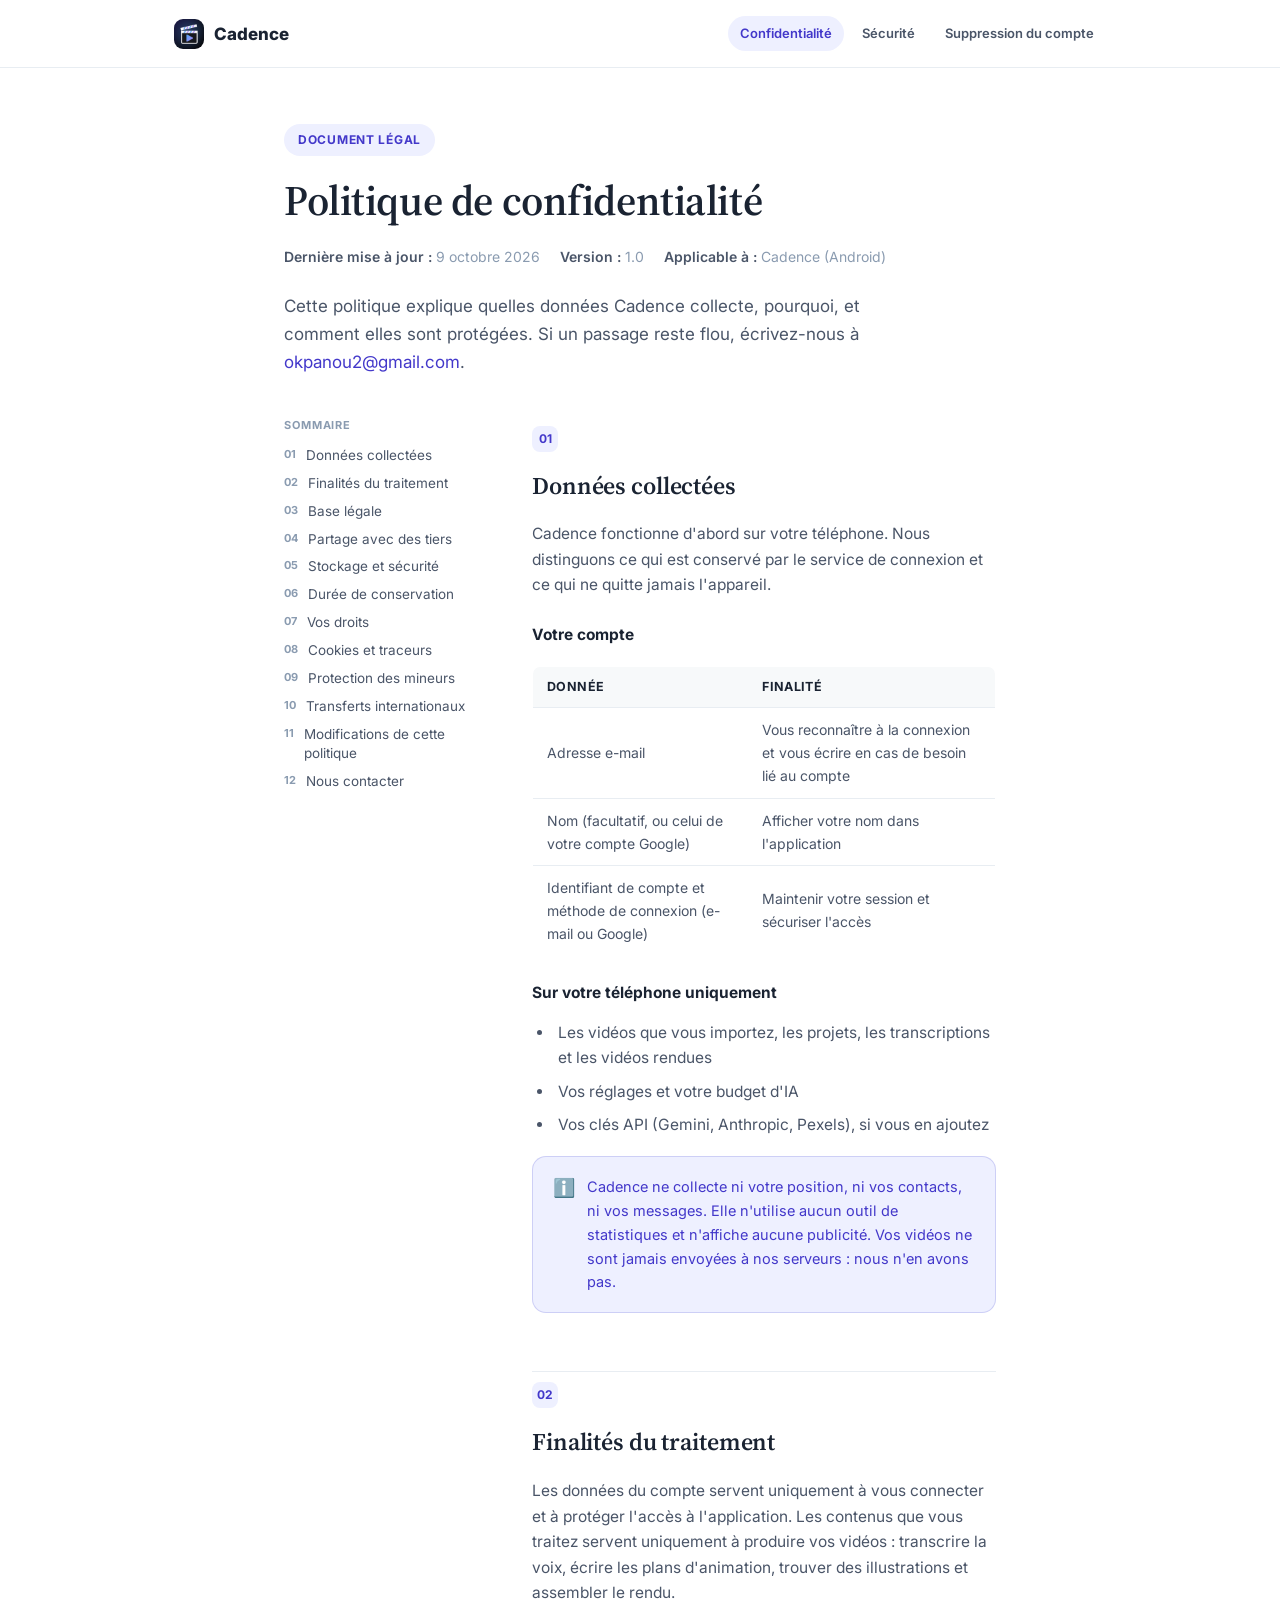
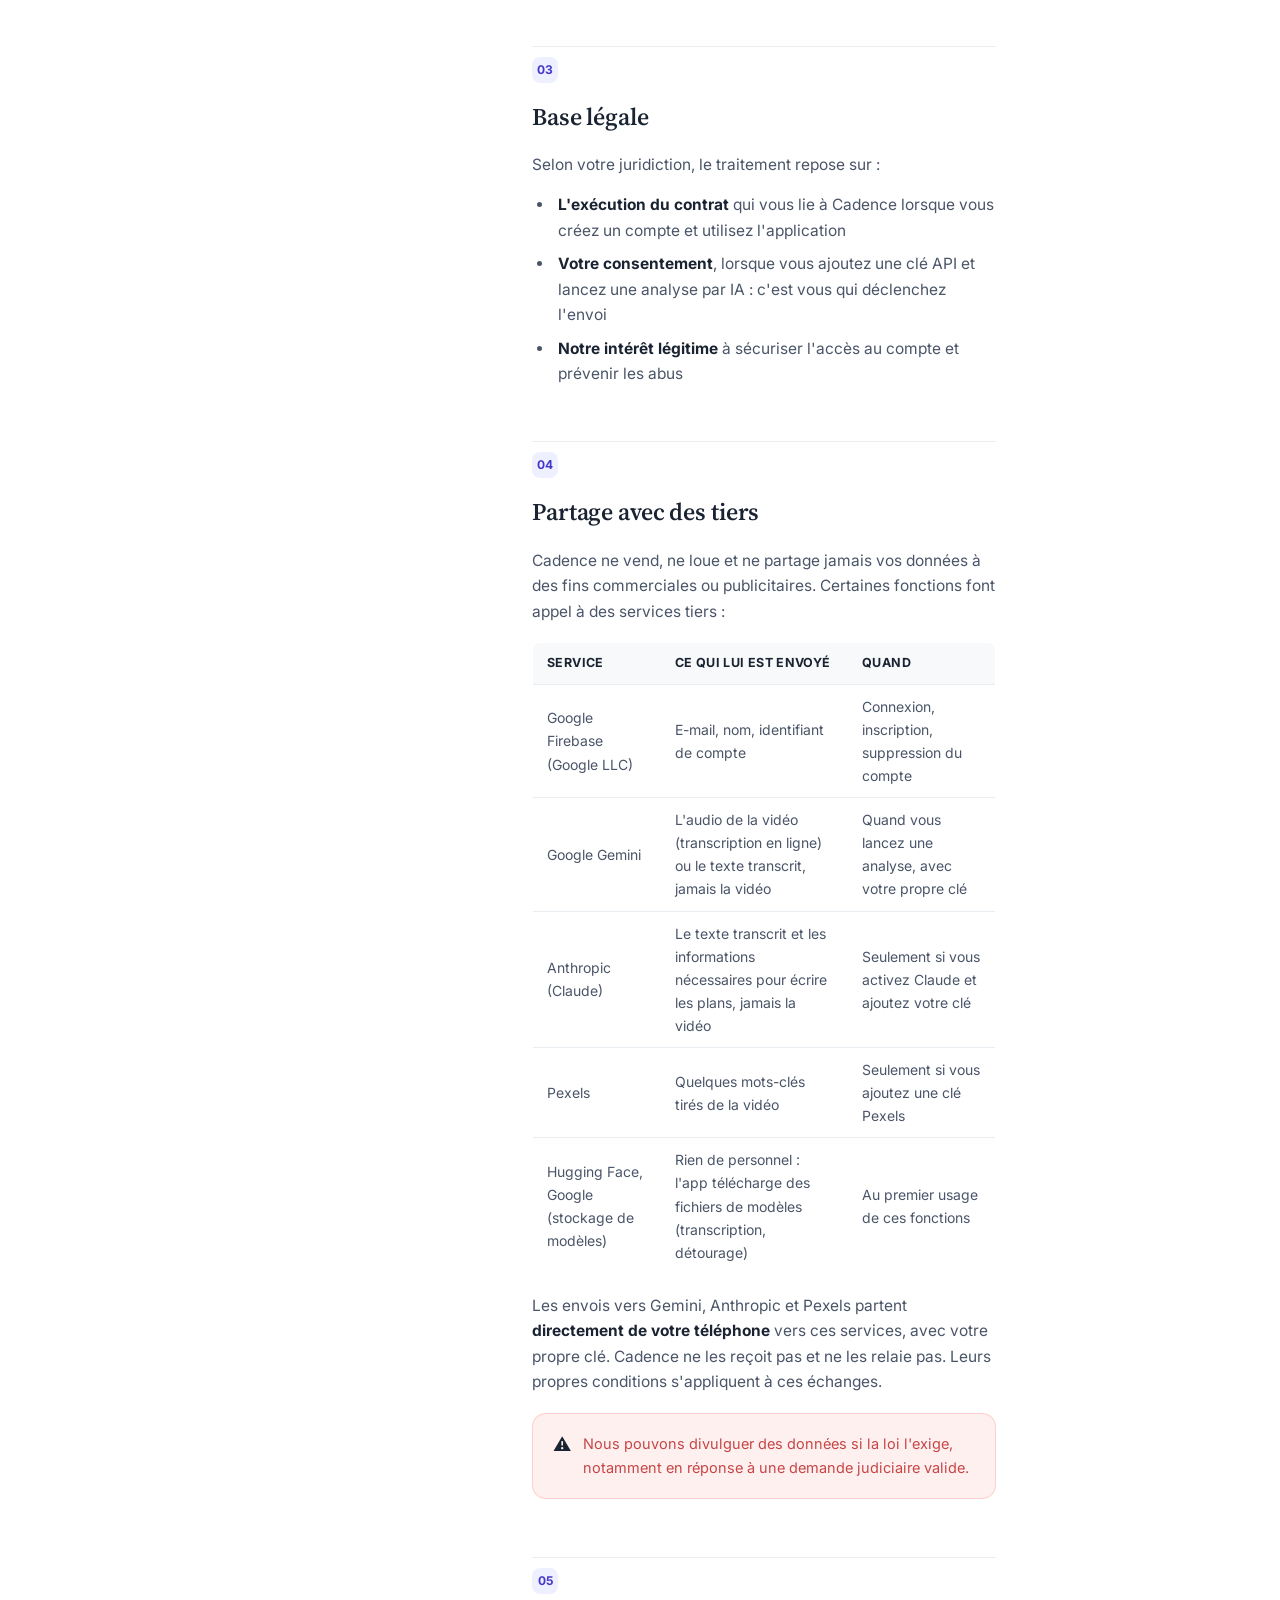
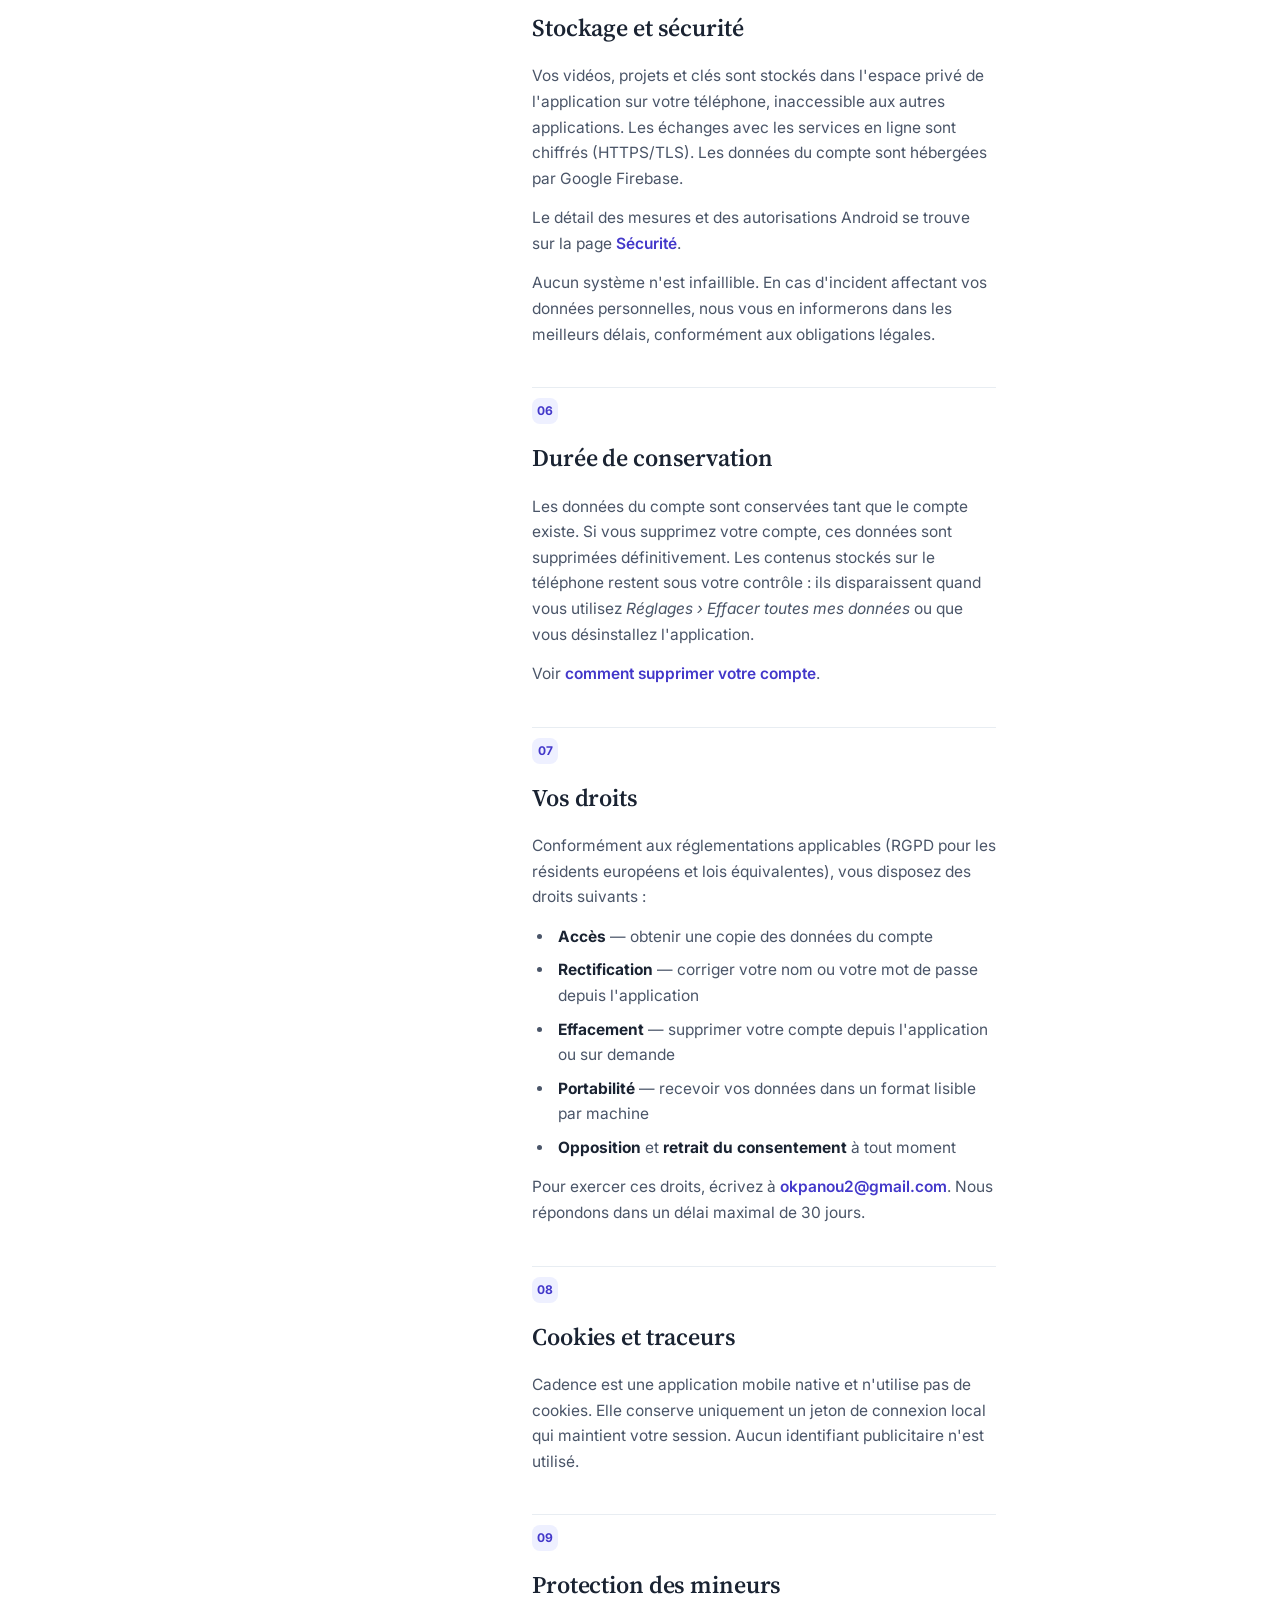
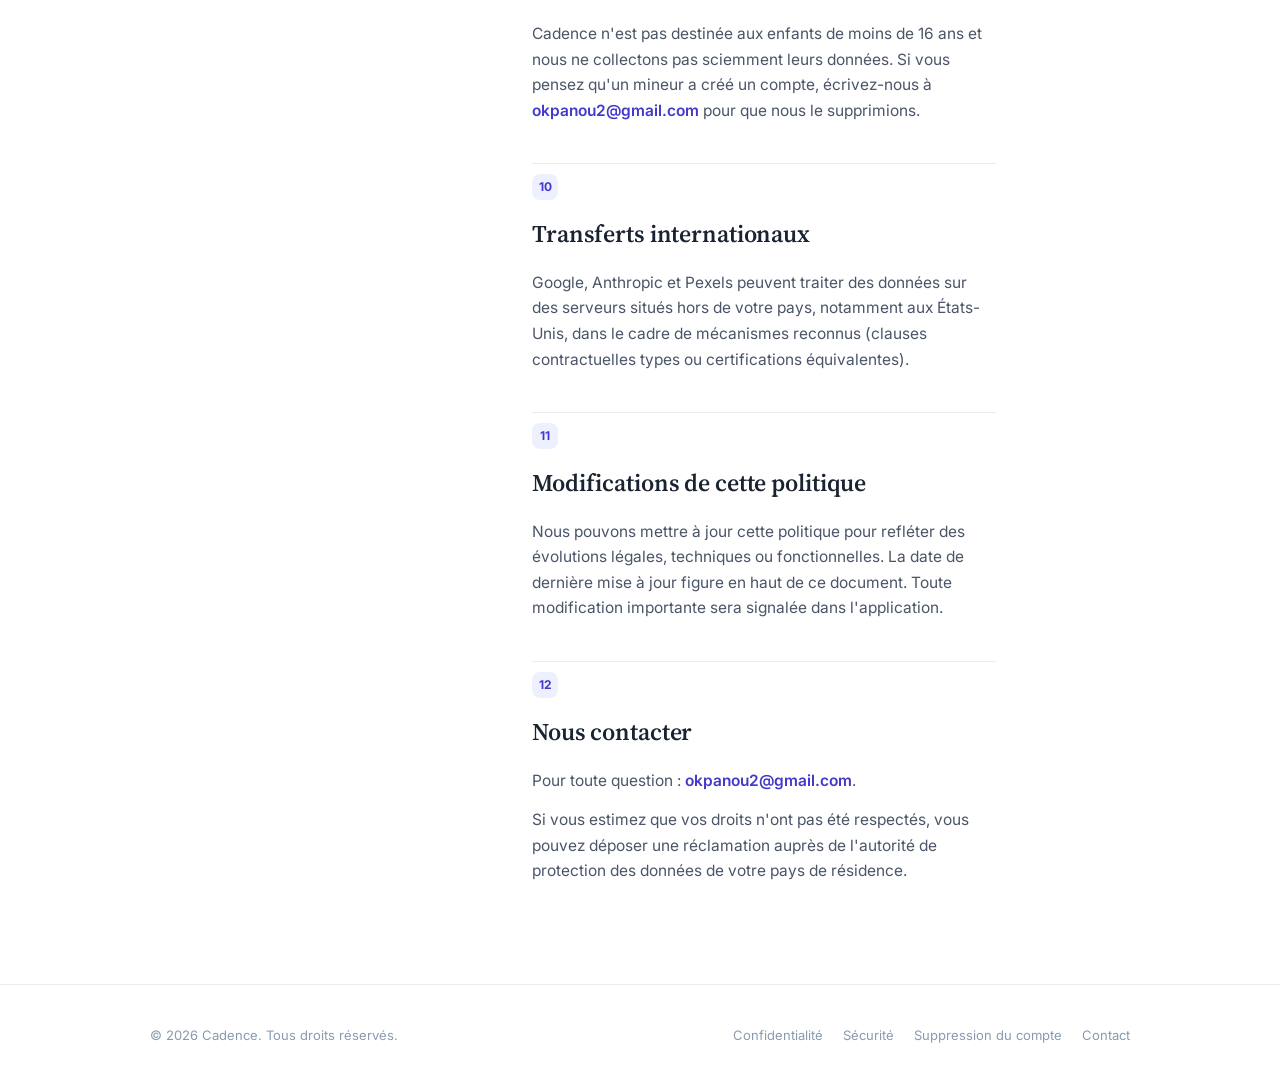
<file: cadence/politique-confidentialite.html>
<!doctype html>
<html lang="fr">
    <head>
        <meta charset="UTF-8" />
        <meta name="viewport" content="width=device-width, initial-scale=1.0" />
        <title>Politique de confidentialité — Cadence</title>
        <meta name="description" content="Politique de confidentialité de l'application Cadence : données collectées, services tiers, vos droits." />
        <link rel="preconnect" href="https://fonts.googleapis.com" />
        <link
            href="https://fonts.googleapis.com/css2?family=Source+Serif+4:wght@500;600&family=Inter:wght@400;500;600;700;800&display=swap"
            rel="stylesheet" />
        <link rel="stylesheet" href="./styles/cadence.css" />
        <link rel="apple-touch-icon" sizes="180x180" href="./assets/apple-touch-icon.png" />
        <link rel="icon" type="image/png" sizes="32x32" href="./assets/favicon-32x32.png" />
        <link rel="icon" type="image/png" sizes="16x16" href="./assets/favicon-16x16.png" />
    </head>
    <body>
        <header class="topbar">
            <div class="topbar-inner">
                <a href="./index.html" class="brand">
                    <span class="brand-mark"><img src="./assets/logo.png" alt="" width="32" height="32" /></span>
                    Cadence
                </a>
                <nav class="doc-nav" aria-label="Documents"><a href="politique-confidentialite.html" class="active">Confidentialité</a><a href="securite.html">Sécurité</a><a href="suppression-compte.html">Suppression du compte</a></nav>
            </div>
        </header>

        <div class="doc-hero">
            <span class="doc-eyebrow">Document légal</span>
            <h1 class="doc-title">Politique de confidentialité</h1>
            <div class="doc-meta">
                <span><strong>Dernière mise à jour :</strong> 9 octobre 2026</span>
                <span><strong>Version :</strong> 1.0</span>
                <span><strong>Applicable à :</strong> Cadence (Android)</span>
            </div>
            <p class="doc-intro">Cette politique explique quelles données Cadence collecte, pourquoi, et comment elles sont protégées. Si un passage reste flou, écrivez-nous à <a href="mailto:okpanou2@gmail.com">okpanou2@gmail.com</a>.</p>
        </div>

        <div class="doc-body">
            <nav class="toc" aria-label="Table des matières">
                <div class="toc-label">Sommaire</div>
                <ol><li><a href="#collecte">Données collectées</a></li><li><a href="#finalites">Finalités du traitement</a></li><li><a href="#base-legale">Base légale</a></li><li><a href="#partage">Partage avec des tiers</a></li><li><a href="#stockage">Stockage et sécurité</a></li><li><a href="#conservation">Durée de conservation</a></li><li><a href="#droits">Vos droits</a></li><li><a href="#traceurs">Cookies et traceurs</a></li><li><a href="#mineurs">Protection des mineurs</a></li><li><a href="#transferts">Transferts internationaux</a></li><li><a href="#modifications">Modifications de cette politique</a></li><li><a href="#contact">Nous contacter</a></li></ol>
            </nav>
            <article class="doc-content">
                <section id="collecte">
                    <span class="section-num">01</span>
                    <h2>Données collectées</h2>
                    <p>Cadence fonctionne d'abord sur votre téléphone. Nous distinguons ce qui est conservé par le service de connexion et ce qui ne quitte jamais l'appareil.</p>
                    <h3>Votre compte</h3>
                    <table class="doc-table"><thead><tr><th>Donnée</th><th>Finalité</th></tr></thead><tbody><tr><td>Adresse e-mail</td><td>Vous reconnaître à la connexion et vous écrire en cas de besoin lié au compte</td></tr><tr><td>Nom (facultatif, ou celui de votre compte Google)</td><td>Afficher votre nom dans l'application</td></tr><tr><td>Identifiant de compte et méthode de connexion (e-mail ou Google)</td><td>Maintenir votre session et sécuriser l'accès</td></tr></tbody></table>
                    <h3>Sur votre téléphone uniquement</h3>
                    <ul>
                        <li>Les vidéos que vous importez, les projets, les transcriptions et les vidéos rendues</li>
                        <li>Vos réglages et votre budget d'IA</li>
                        <li>Vos clés API (Gemini, Anthropic, Pexels), si vous en ajoutez</li>
                    </ul>
                    <div class="callout callout-info"><span class="callout-icon">ℹ️</span><p>Cadence ne collecte ni votre position, ni vos contacts, ni vos messages. Elle n'utilise aucun outil de statistiques et n'affiche aucune publicité. Vos vidéos ne sont jamais envoyées à nos serveurs : nous n'en avons pas.</p></div>

                </section>

                <section id="finalites">
                    <span class="section-num">02</span>
                    <h2>Finalités du traitement</h2>
                    <p>Les données du compte servent uniquement à vous connecter et à protéger l'accès à l'application. Les contenus que vous traitez servent uniquement à produire vos vidéos : transcrire la voix, écrire les plans d'animation, trouver des illustrations et assembler le rendu.</p>

                </section>

                <section id="base-legale">
                    <span class="section-num">03</span>
                    <h2>Base légale</h2>
                    <p>Selon votre juridiction, le traitement repose sur :</p>
                    <ul>
                        <li><strong>L'exécution du contrat</strong> qui vous lie à Cadence lorsque vous créez un compte et utilisez l'application</li>
                        <li><strong>Votre consentement</strong>, lorsque vous ajoutez une clé API et lancez une analyse par IA : c'est vous qui déclenchez l'envoi</li>
                        <li><strong>Notre intérêt légitime</strong> à sécuriser l'accès au compte et prévenir les abus</li>
                    </ul>

                </section>

                <section id="partage">
                    <span class="section-num">04</span>
                    <h2>Partage avec des tiers</h2>
                    <p>Cadence ne vend, ne loue et ne partage jamais vos données à des fins commerciales ou publicitaires. Certaines fonctions font appel à des services tiers :</p>
                    <table class="doc-table"><thead><tr><th>Service</th><th>Ce qui lui est envoyé</th><th>Quand</th></tr></thead><tbody><tr><td>Google Firebase (Google LLC)</td><td>E-mail, nom, identifiant de compte</td><td>Connexion, inscription, suppression du compte</td></tr><tr><td>Google Gemini</td><td>L'audio de la vidéo (transcription en ligne) ou le texte transcrit, jamais la vidéo</td><td>Quand vous lancez une analyse, avec votre propre clé</td></tr><tr><td>Anthropic (Claude)</td><td>Le texte transcrit et les informations nécessaires pour écrire les plans, jamais la vidéo</td><td>Seulement si vous activez Claude et ajoutez votre clé</td></tr><tr><td>Pexels</td><td>Quelques mots-clés tirés de la vidéo</td><td>Seulement si vous ajoutez une clé Pexels</td></tr><tr><td>Hugging Face, Google (stockage de modèles)</td><td>Rien de personnel : l'app télécharge des fichiers de modèles (transcription, détourage)</td><td>Au premier usage de ces fonctions</td></tr></tbody></table>
                    <p>Les envois vers Gemini, Anthropic et Pexels partent <strong>directement de votre téléphone</strong> vers ces services, avec votre propre clé. Cadence ne les reçoit pas et ne les relaie pas. Leurs propres conditions s'appliquent à ces échanges.</p>
                    <div class="callout callout-warning"><span class="callout-icon">⚠️</span><p>Nous pouvons divulguer des données si la loi l'exige, notamment en réponse à une demande judiciaire valide.</p></div>

                </section>

                <section id="stockage">
                    <span class="section-num">05</span>
                    <h2>Stockage et sécurité</h2>
                    <p>Vos vidéos, projets et clés sont stockés dans l'espace privé de l'application sur votre téléphone, inaccessible aux autres applications. Les échanges avec les services en ligne sont chiffrés (HTTPS/TLS). Les données du compte sont hébergées par Google Firebase.</p>
                    <p>Le détail des mesures et des autorisations Android se trouve sur la page <a href="securite.html">Sécurité</a>.</p>
                    <p>Aucun système n'est infaillible. En cas d'incident affectant vos données personnelles, nous vous en informerons dans les meilleurs délais, conformément aux obligations légales.</p>

                </section>

                <section id="conservation">
                    <span class="section-num">06</span>
                    <h2>Durée de conservation</h2>
                    <p>Les données du compte sont conservées tant que le compte existe. Si vous supprimez votre compte, ces données sont supprimées définitivement. Les contenus stockés sur le téléphone restent sous votre contrôle : ils disparaissent quand vous utilisez <em>Réglages › Effacer toutes mes données</em> ou que vous désinstallez l'application.</p>
                    <p>Voir <a href="suppression-compte.html">comment supprimer votre compte</a>.</p>

                </section>

                <section id="droits">
                    <span class="section-num">07</span>
                    <h2>Vos droits</h2>
                    <p>Conformément aux réglementations applicables (RGPD pour les résidents européens et lois équivalentes), vous disposez des droits suivants :</p>
                    <ul>
                        <li><strong>Accès</strong> — obtenir une copie des données du compte</li>
                        <li><strong>Rectification</strong> — corriger votre nom ou votre mot de passe depuis l'application</li>
                        <li><strong>Effacement</strong> — supprimer votre compte depuis l'application ou sur demande</li>
                        <li><strong>Portabilité</strong> — recevoir vos données dans un format lisible par machine</li>
                        <li><strong>Opposition</strong> et <strong>retrait du consentement</strong> à tout moment</li>
                    </ul>
                    <p>Pour exercer ces droits, écrivez à <a href="mailto:okpanou2@gmail.com">okpanou2@gmail.com</a>. Nous répondons dans un délai maximal de 30 jours.</p>

                </section>

                <section id="traceurs">
                    <span class="section-num">08</span>
                    <h2>Cookies et traceurs</h2>
                    <p>Cadence est une application mobile native et n'utilise pas de cookies. Elle conserve uniquement un jeton de connexion local qui maintient votre session. Aucun identifiant publicitaire n'est utilisé.</p>

                </section>

                <section id="mineurs">
                    <span class="section-num">09</span>
                    <h2>Protection des mineurs</h2>
                    <p>Cadence n'est pas destinée aux enfants de moins de 16 ans et nous ne collectons pas sciemment leurs données. Si vous pensez qu'un mineur a créé un compte, écrivez-nous à <a href="mailto:okpanou2@gmail.com">okpanou2@gmail.com</a> pour que nous le supprimions.</p>

                </section>

                <section id="transferts">
                    <span class="section-num">10</span>
                    <h2>Transferts internationaux</h2>
                    <p>Google, Anthropic et Pexels peuvent traiter des données sur des serveurs situés hors de votre pays, notamment aux États-Unis, dans le cadre de mécanismes reconnus (clauses contractuelles types ou certifications équivalentes).</p>

                </section>

                <section id="modifications">
                    <span class="section-num">11</span>
                    <h2>Modifications de cette politique</h2>
                    <p>Nous pouvons mettre à jour cette politique pour refléter des évolutions légales, techniques ou fonctionnelles. La date de dernière mise à jour figure en haut de ce document. Toute modification importante sera signalée dans l'application.</p>

                </section>

                <section id="contact">
                    <span class="section-num">12</span>
                    <h2>Nous contacter</h2>
                    <p>Pour toute question : <a href="mailto:okpanou2@gmail.com">okpanou2@gmail.com</a>.</p>
                    <p>Si vous estimez que vos droits n'ont pas été respectés, vous pouvez déposer une réclamation auprès de l'autorité de protection des données de votre pays de résidence.</p>

                </section>
            </article>
        </div>

        <footer class="doc-footer">
            <div class="doc-footer-inner">
                <p>© 2026 Cadence. Tous droits réservés.</p>
                <nav class="doc-footer-links" aria-label="Liens">
                    <a href="politique-confidentialite.html">Confidentialité</a>
                    <a href="securite.html">Sécurité</a>
                    <a href="suppression-compte.html">Suppression du compte</a>
                    <a href="mailto:okpanou2@gmail.com">Contact</a>
                </nav>
            </div>
        </footer>
    </body>
</html>
</file>
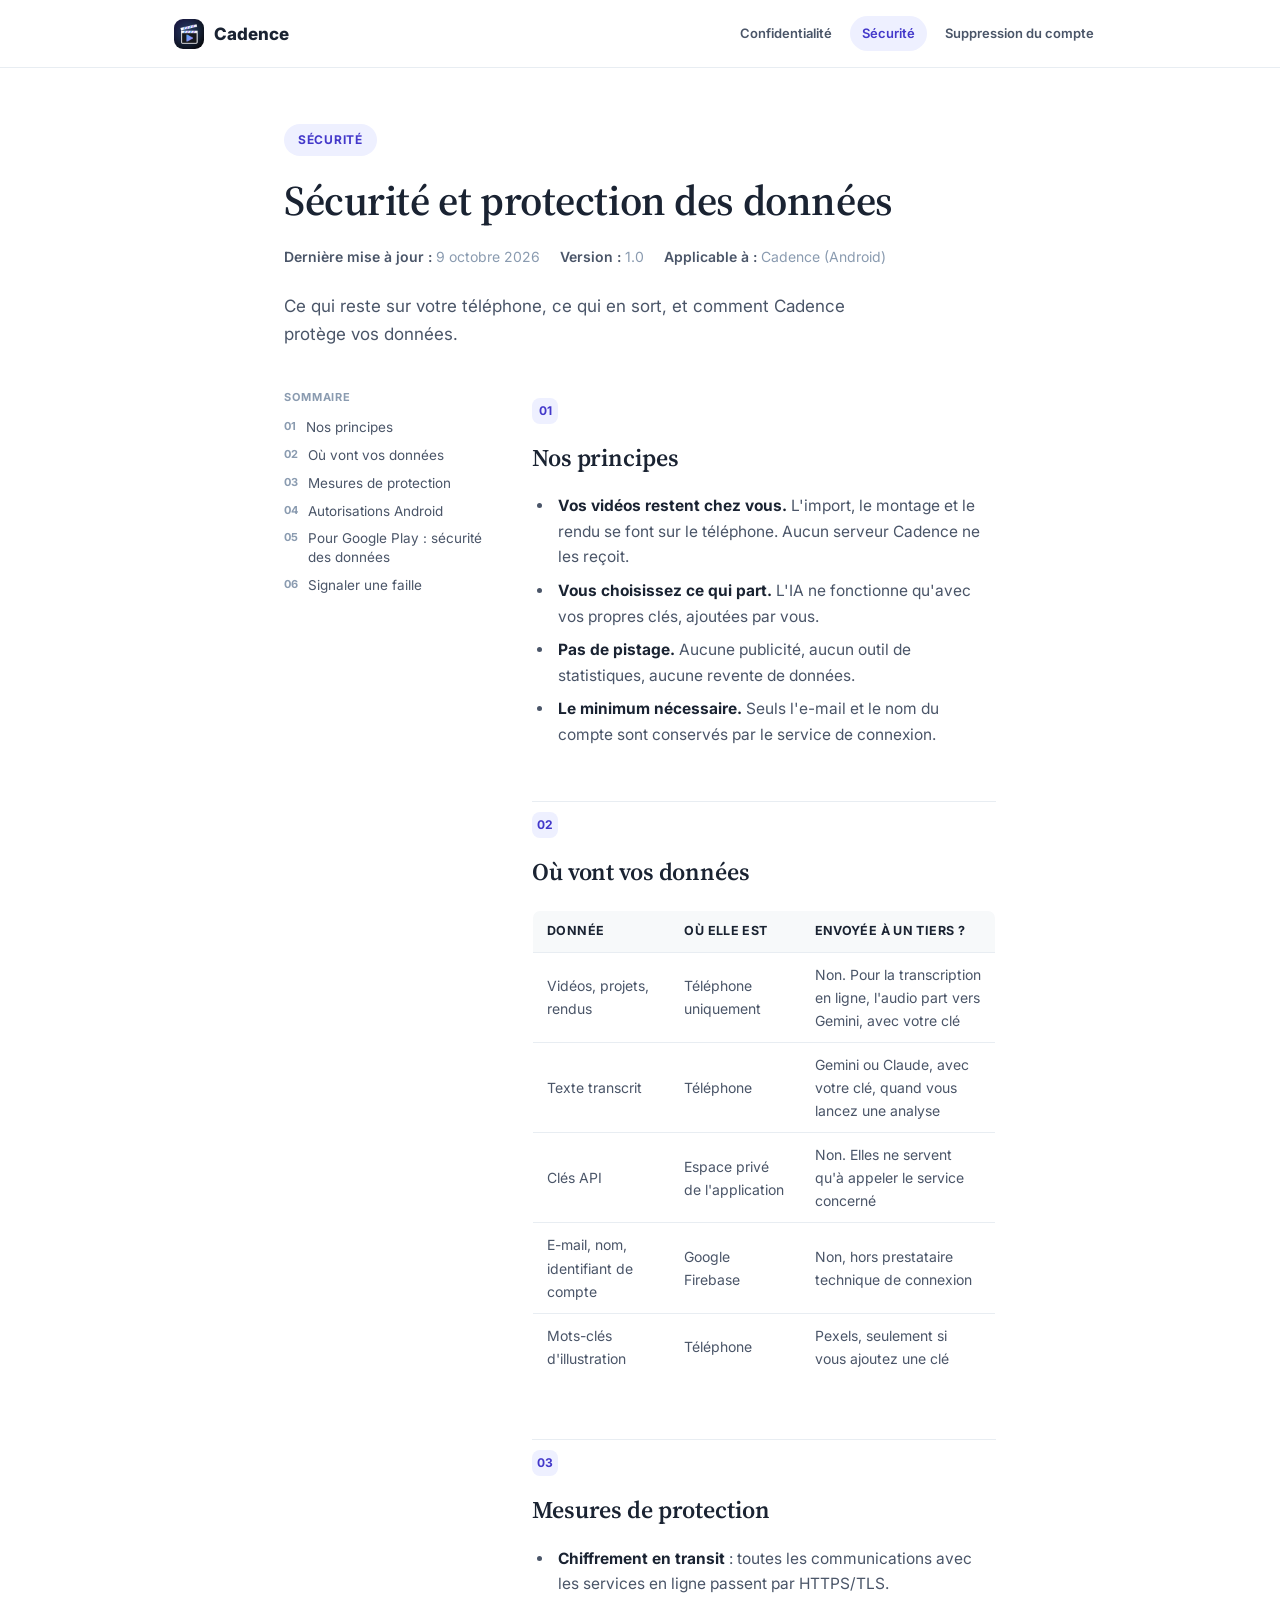
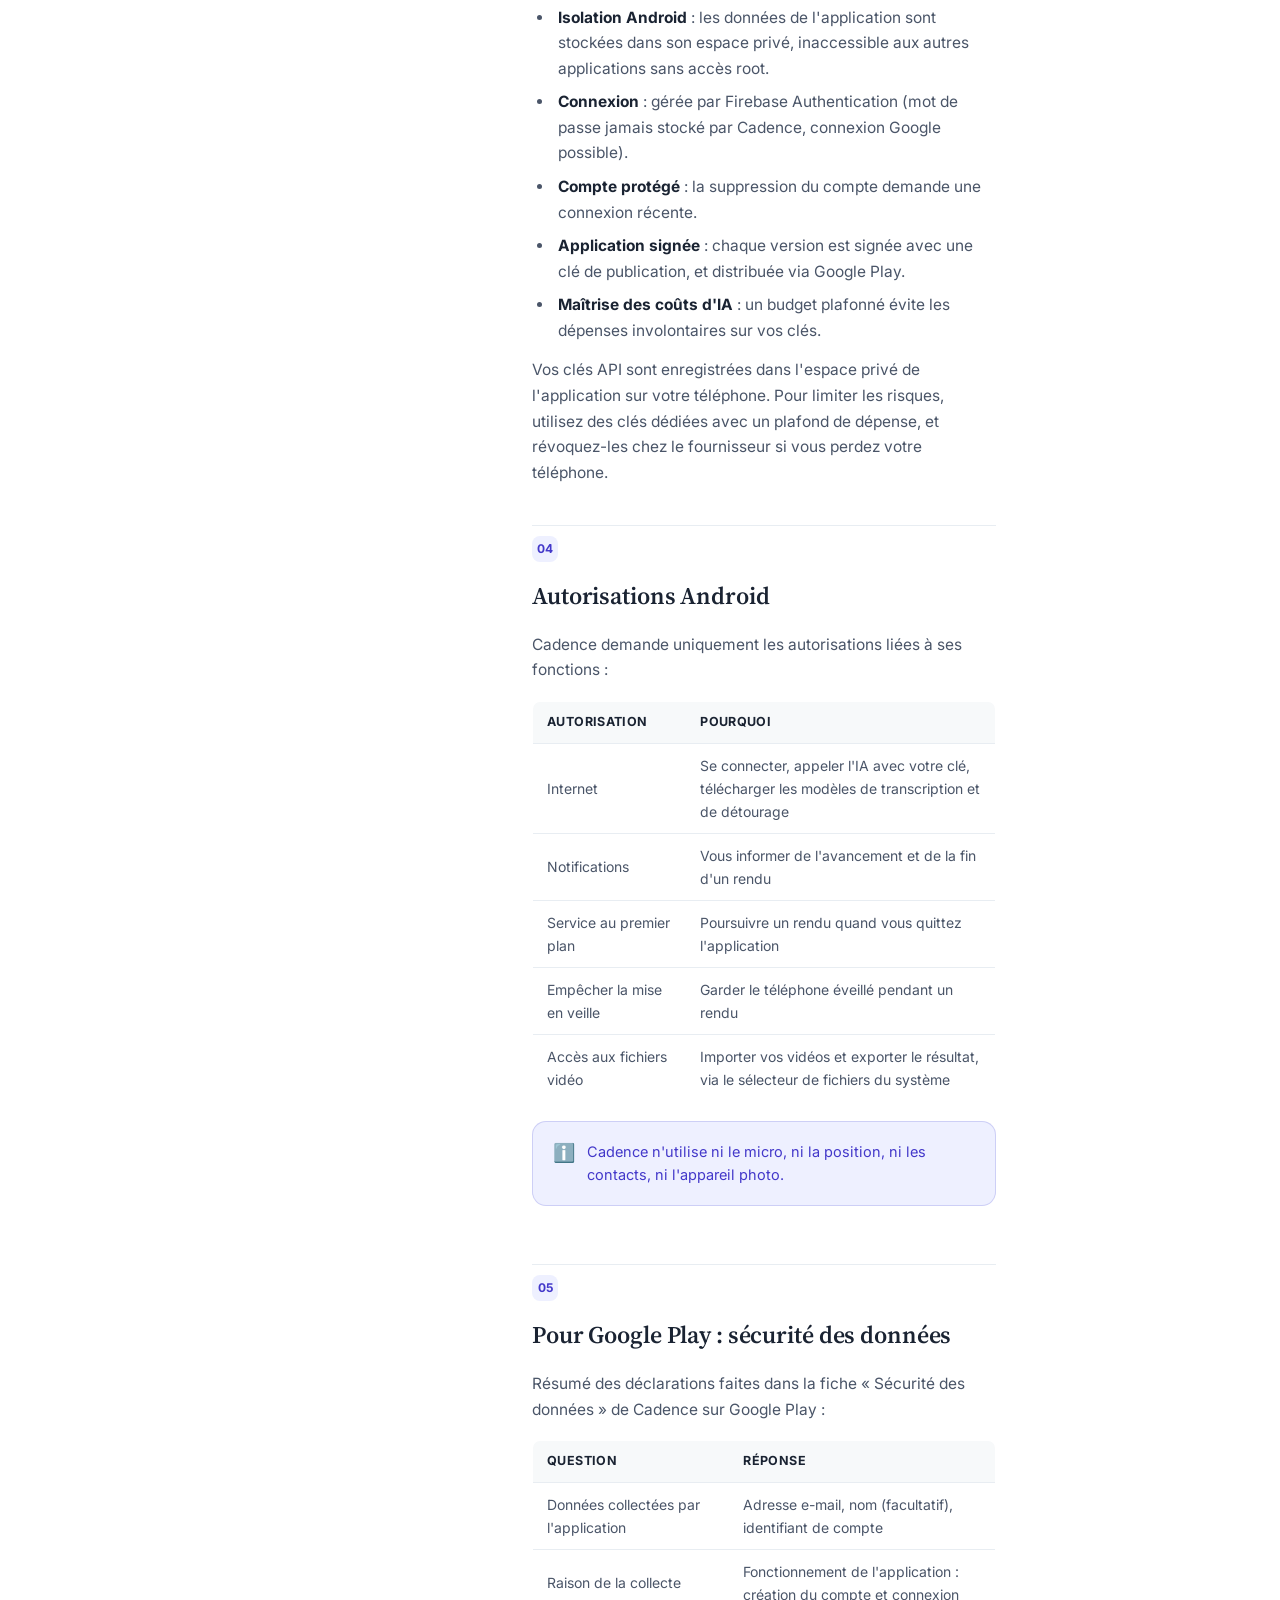
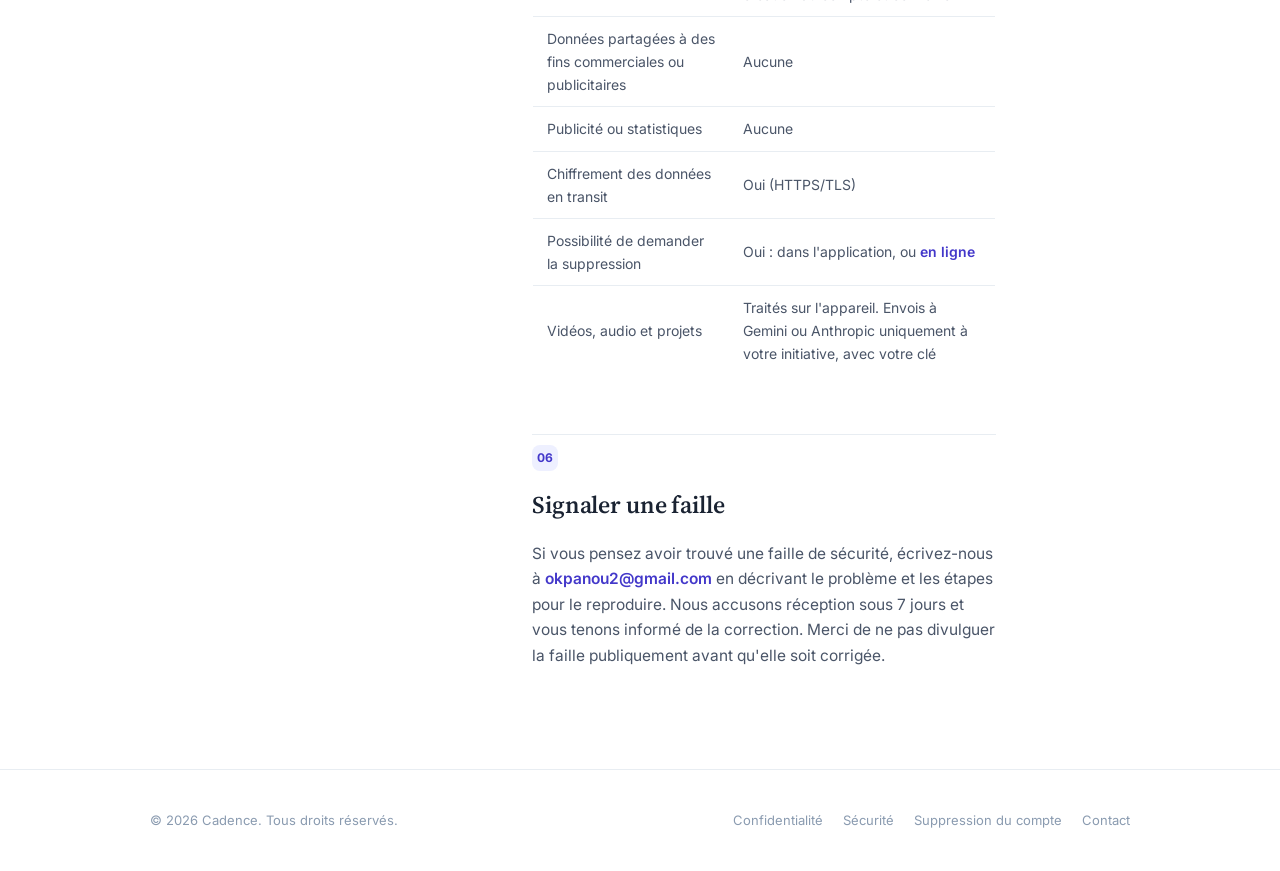
<file: cadence/securite.html>
<!doctype html>
<html lang="fr">
    <head>
        <meta charset="UTF-8" />
        <meta name="viewport" content="width=device-width, initial-scale=1.0" />
        <title>Sécurité et protection des données — Cadence</title>
        <meta name="description" content="Sécurité de Cadence : où vont vos données, mesures de protection, autorisations Android et déclarations Google Play." />
        <link rel="preconnect" href="https://fonts.googleapis.com" />
        <link
            href="https://fonts.googleapis.com/css2?family=Source+Serif+4:wght@500;600&family=Inter:wght@400;500;600;700;800&display=swap"
            rel="stylesheet" />
        <link rel="stylesheet" href="./styles/cadence.css" />
        <link rel="apple-touch-icon" sizes="180x180" href="./assets/apple-touch-icon.png" />
        <link rel="icon" type="image/png" sizes="32x32" href="./assets/favicon-32x32.png" />
        <link rel="icon" type="image/png" sizes="16x16" href="./assets/favicon-16x16.png" />
    </head>
    <body>
        <header class="topbar">
            <div class="topbar-inner">
                <a href="./index.html" class="brand">
                    <span class="brand-mark"><img src="./assets/logo.png" alt="" width="32" height="32" /></span>
                    Cadence
                </a>
                <nav class="doc-nav" aria-label="Documents"><a href="politique-confidentialite.html">Confidentialité</a><a href="securite.html" class="active">Sécurité</a><a href="suppression-compte.html">Suppression du compte</a></nav>
            </div>
        </header>

        <div class="doc-hero">
            <span class="doc-eyebrow">Sécurité</span>
            <h1 class="doc-title">Sécurité et protection des données</h1>
            <div class="doc-meta">
                <span><strong>Dernière mise à jour :</strong> 9 octobre 2026</span>
                <span><strong>Version :</strong> 1.0</span>
                <span><strong>Applicable à :</strong> Cadence (Android)</span>
            </div>
            <p class="doc-intro">Ce qui reste sur votre téléphone, ce qui en sort, et comment Cadence protège vos données.</p>
        </div>

        <div class="doc-body">
            <nav class="toc" aria-label="Table des matières">
                <div class="toc-label">Sommaire</div>
                <ol><li><a href="#principes">Nos principes</a></li><li><a href="#flux">Où vont vos données</a></li><li><a href="#protection">Mesures de protection</a></li><li><a href="#autorisations">Autorisations Android</a></li><li><a href="#google-play">Pour Google Play : sécurité des données</a></li><li><a href="#faille">Signaler une faille</a></li></ol>
            </nav>
            <article class="doc-content">
                <section id="principes">
                    <span class="section-num">01</span>
                    <h2>Nos principes</h2>
                    <ul>
                        <li><strong>Vos vidéos restent chez vous.</strong> L'import, le montage et le rendu se font sur le téléphone. Aucun serveur Cadence ne les reçoit.</li>
                        <li><strong>Vous choisissez ce qui part.</strong> L'IA ne fonctionne qu'avec vos propres clés, ajoutées par vous.</li>
                        <li><strong>Pas de pistage.</strong> Aucune publicité, aucun outil de statistiques, aucune revente de données.</li>
                        <li><strong>Le minimum nécessaire.</strong> Seuls l'e-mail et le nom du compte sont conservés par le service de connexion.</li>
                    </ul>

                </section>

                <section id="flux">
                    <span class="section-num">02</span>
                    <h2>Où vont vos données</h2>
                    <table class="doc-table"><thead><tr><th>Donnée</th><th>Où elle est</th><th>Envoyée à un tiers ?</th></tr></thead><tbody><tr><td>Vidéos, projets, rendus</td><td>Téléphone uniquement</td><td>Non. Pour la transcription en ligne, l'audio part vers Gemini, avec votre clé</td></tr><tr><td>Texte transcrit</td><td>Téléphone</td><td>Gemini ou Claude, avec votre clé, quand vous lancez une analyse</td></tr><tr><td>Clés API</td><td>Espace privé de l'application</td><td>Non. Elles ne servent qu'à appeler le service concerné</td></tr><tr><td>E-mail, nom, identifiant de compte</td><td>Google Firebase</td><td>Non, hors prestataire technique de connexion</td></tr><tr><td>Mots-clés d'illustration</td><td>Téléphone</td><td>Pexels, seulement si vous ajoutez une clé</td></tr></tbody></table>

                </section>

                <section id="protection">
                    <span class="section-num">03</span>
                    <h2>Mesures de protection</h2>
                    <ul>
                        <li><strong>Chiffrement en transit</strong> : toutes les communications avec les services en ligne passent par HTTPS/TLS.</li>
                        <li><strong>Isolation Android</strong> : les données de l'application sont stockées dans son espace privé, inaccessible aux autres applications sans accès root.</li>
                        <li><strong>Connexion</strong> : gérée par Firebase Authentication (mot de passe jamais stocké par Cadence, connexion Google possible).</li>
                        <li><strong>Compte protégé</strong> : la suppression du compte demande une connexion récente.</li>
                        <li><strong>Application signée</strong> : chaque version est signée avec une clé de publication, et distribuée via Google Play.</li>
                        <li><strong>Maîtrise des coûts d'IA</strong> : un budget plafonné évite les dépenses involontaires sur vos clés.</li>
                    </ul>
                    <p>Vos clés API sont enregistrées dans l'espace privé de l'application sur votre téléphone. Pour limiter les risques, utilisez des clés dédiées avec un plafond de dépense, et révoquez-les chez le fournisseur si vous perdez votre téléphone.</p>

                </section>

                <section id="autorisations">
                    <span class="section-num">04</span>
                    <h2>Autorisations Android</h2>
                    <p>Cadence demande uniquement les autorisations liées à ses fonctions :</p>
                    <table class="doc-table"><thead><tr><th>Autorisation</th><th>Pourquoi</th></tr></thead><tbody><tr><td>Internet</td><td>Se connecter, appeler l'IA avec votre clé, télécharger les modèles de transcription et de détourage</td></tr><tr><td>Notifications</td><td>Vous informer de l'avancement et de la fin d'un rendu</td></tr><tr><td>Service au premier plan</td><td>Poursuivre un rendu quand vous quittez l'application</td></tr><tr><td>Empêcher la mise en veille</td><td>Garder le téléphone éveillé pendant un rendu</td></tr><tr><td>Accès aux fichiers vidéo</td><td>Importer vos vidéos et exporter le résultat, via le sélecteur de fichiers du système</td></tr></tbody></table>
                    <div class="callout callout-info"><span class="callout-icon">ℹ️</span><p>Cadence n'utilise ni le micro, ni la position, ni les contacts, ni l'appareil photo.</p></div>

                </section>

                <section id="google-play">
                    <span class="section-num">05</span>
                    <h2>Pour Google Play : sécurité des données</h2>
                    <p>Résumé des déclarations faites dans la fiche « Sécurité des données » de Cadence sur Google Play :</p>
                    <table class="doc-table"><thead><tr><th>Question</th><th>Réponse</th></tr></thead><tbody><tr><td>Données collectées par l'application</td><td>Adresse e-mail, nom (facultatif), identifiant de compte</td></tr><tr><td>Raison de la collecte</td><td>Fonctionnement de l'application : création du compte et connexion</td></tr><tr><td>Données partagées à des fins commerciales ou publicitaires</td><td>Aucune</td></tr><tr><td>Publicité ou statistiques</td><td>Aucune</td></tr><tr><td>Chiffrement des données en transit</td><td>Oui (HTTPS/TLS)</td></tr><tr><td>Possibilité de demander la suppression</td><td>Oui : dans l'application, ou <a href="suppression-compte.html">en ligne</a></td></tr><tr><td>Vidéos, audio et projets</td><td>Traités sur l'appareil. Envois à Gemini ou Anthropic uniquement à votre initiative, avec votre clé</td></tr></tbody></table>

                </section>

                <section id="faille">
                    <span class="section-num">06</span>
                    <h2>Signaler une faille</h2>
                    <p>Si vous pensez avoir trouvé une faille de sécurité, écrivez-nous à <a href="mailto:okpanou2@gmail.com">okpanou2@gmail.com</a> en décrivant le problème et les étapes pour le reproduire. Nous accusons réception sous 7 jours et vous tenons informé de la correction. Merci de ne pas divulguer la faille publiquement avant qu'elle soit corrigée.</p>

                </section>
            </article>
        </div>

        <footer class="doc-footer">
            <div class="doc-footer-inner">
                <p>© 2026 Cadence. Tous droits réservés.</p>
                <nav class="doc-footer-links" aria-label="Liens">
                    <a href="politique-confidentialite.html">Confidentialité</a>
                    <a href="securite.html">Sécurité</a>
                    <a href="suppression-compte.html">Suppression du compte</a>
                    <a href="mailto:okpanou2@gmail.com">Contact</a>
                </nav>
            </div>
        </footer>
    </body>
</html>
</file>
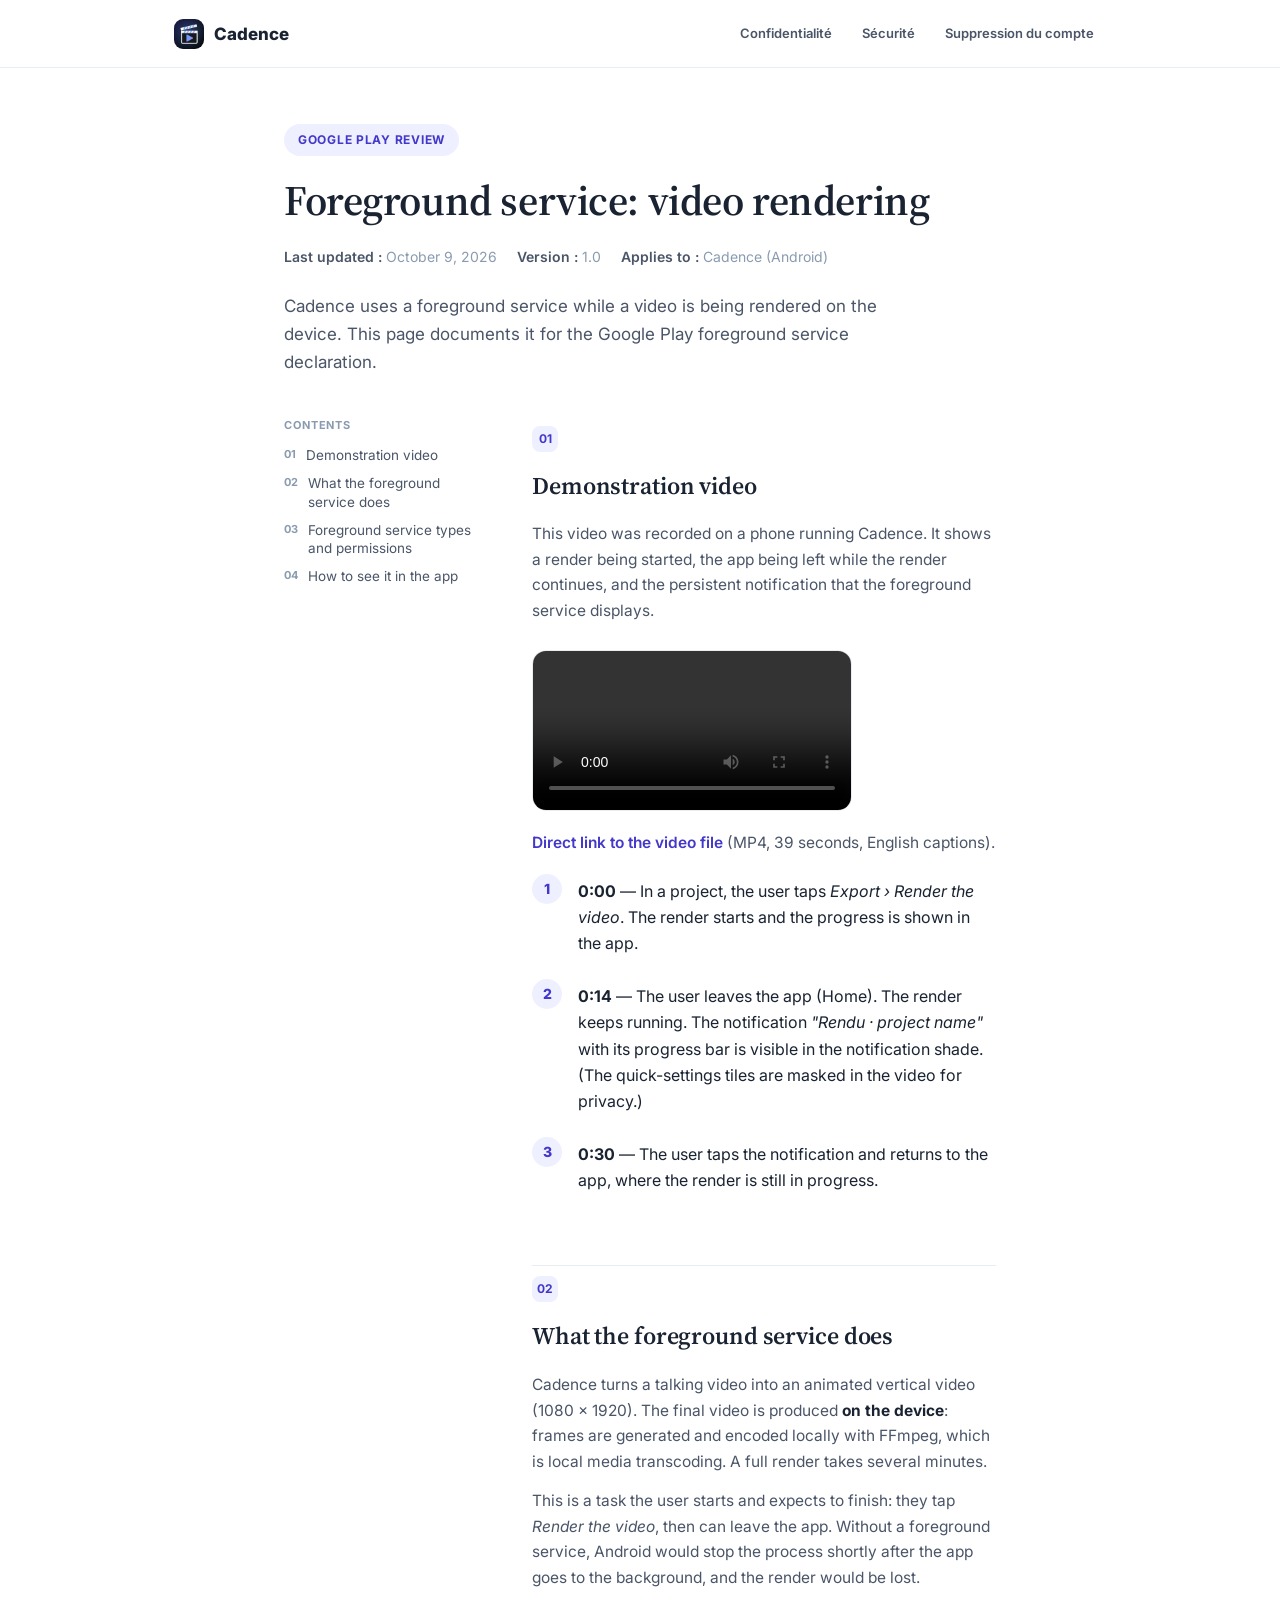
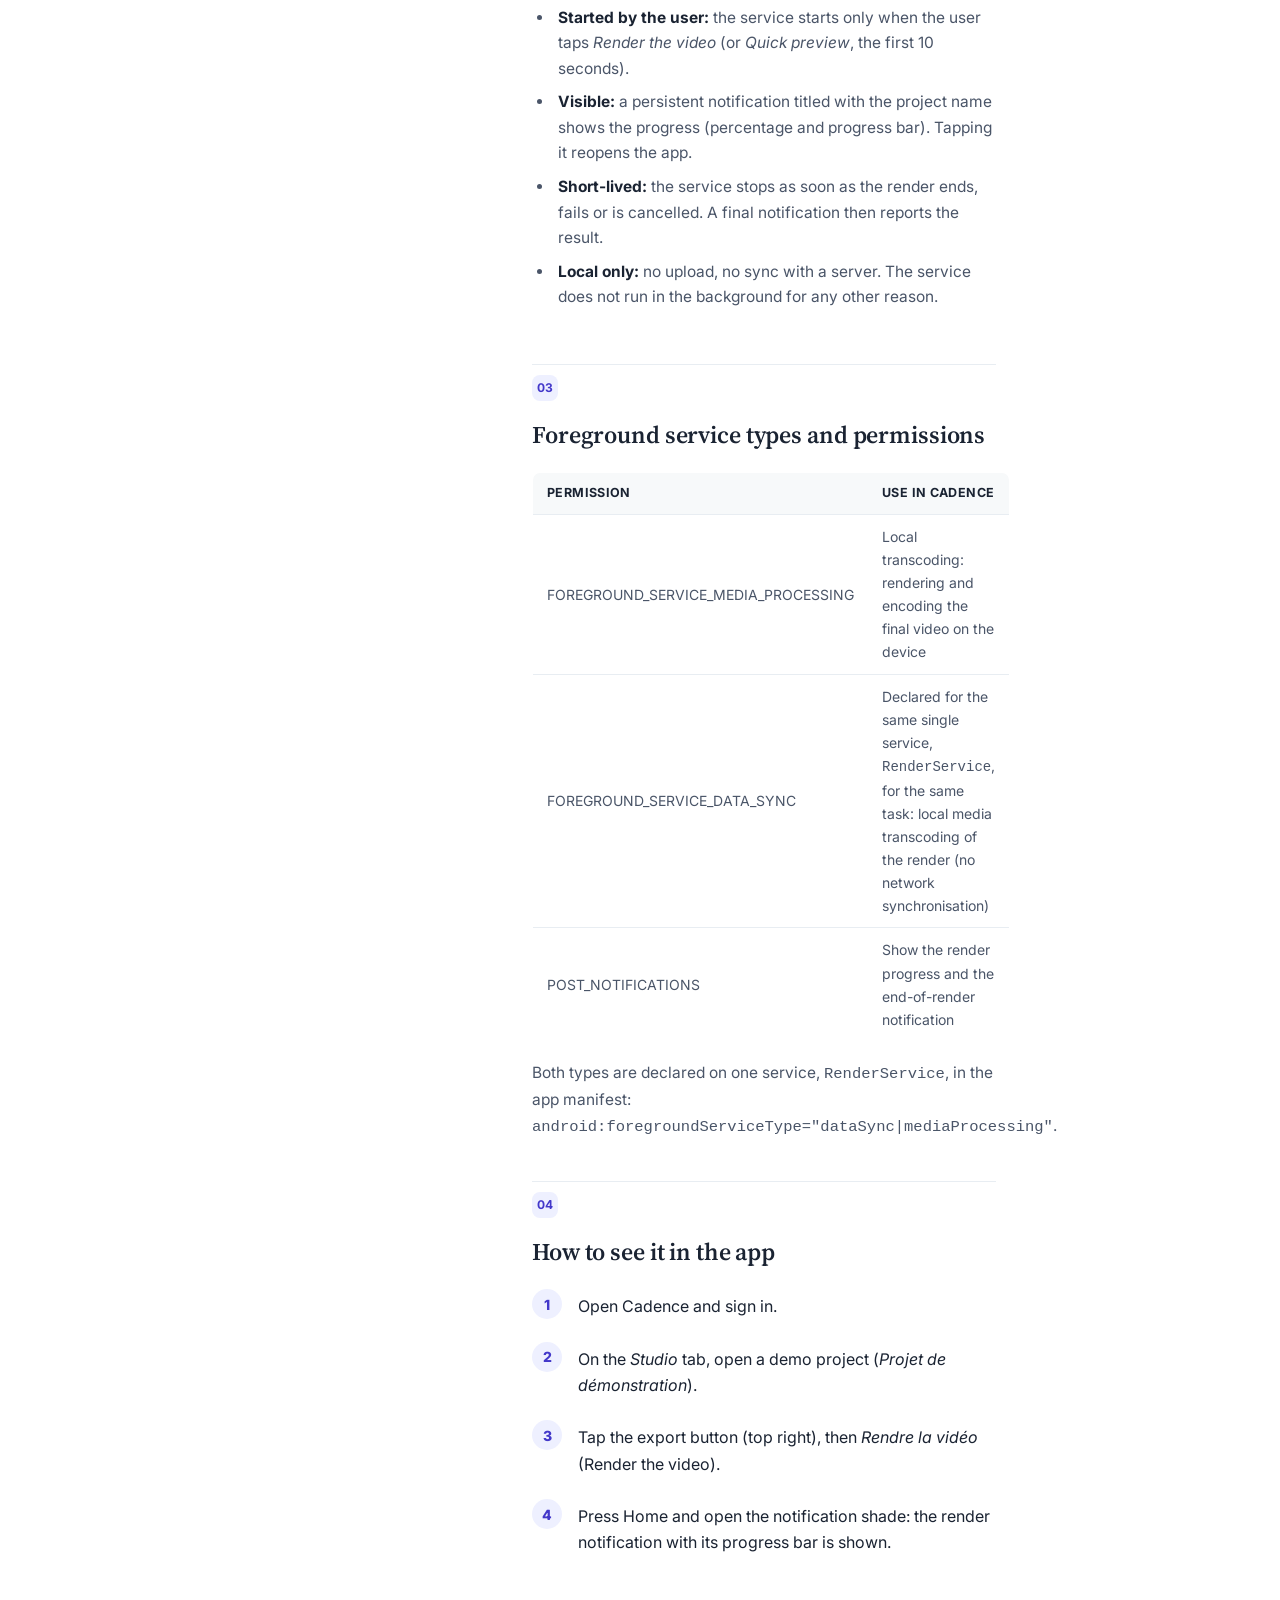
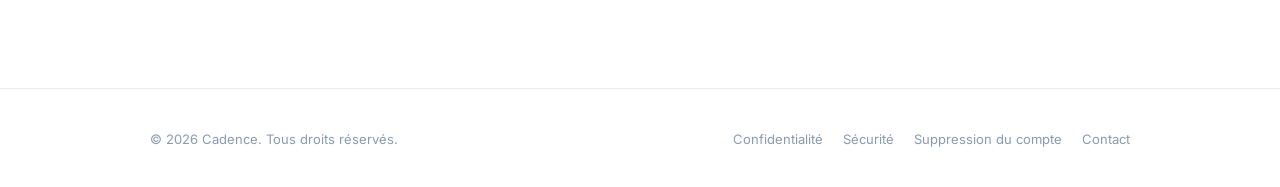
<file: cadence/service-premier-plan.html>
<!doctype html>
<html lang="en">
    <head>
        <meta charset="UTF-8" />
        <meta name="viewport" content="width=device-width, initial-scale=1.0" />
        <title>Foreground service: video rendering — Cadence</title>
        <meta name="description" content="Demonstration video and description of the foreground service used by Cadence to render videos on the device." />
        <link rel="preconnect" href="https://fonts.googleapis.com" />
        <link
            href="https://fonts.googleapis.com/css2?family=Source+Serif+4:wght@500;600&family=Inter:wght@400;500;600;700;800&display=swap"
            rel="stylesheet" />
        <link rel="stylesheet" href="./styles/cadence.css" />
        <link rel="apple-touch-icon" sizes="180x180" href="./assets/apple-touch-icon.png" />
        <link rel="icon" type="image/png" sizes="32x32" href="./assets/favicon-32x32.png" />
        <link rel="icon" type="image/png" sizes="16x16" href="./assets/favicon-16x16.png" />
    </head>
    <body>
        <header class="topbar">
            <div class="topbar-inner">
                <a href="./index.html" class="brand">
                    <span class="brand-mark"><img src="./assets/logo.png" alt="" width="32" height="32" /></span>
                    Cadence
                </a>
                <nav class="doc-nav" aria-label="Documents"><a href="politique-confidentialite.html">Confidentialité</a><a href="securite.html">Sécurité</a><a href="suppression-compte.html">Suppression du compte</a></nav>
            </div>
        </header>

        <div class="doc-hero">
            <span class="doc-eyebrow">Google Play review</span>
            <h1 class="doc-title">Foreground service: video rendering</h1>
            <div class="doc-meta">
                <span><strong>Last updated :</strong> October 9, 2026</span>
                <span><strong>Version :</strong> 1.0</span>
                <span><strong>Applies to :</strong> Cadence (Android)</span>
            </div>
            <p class="doc-intro">Cadence uses a foreground service while a video is being rendered on the device. This page documents it for the Google Play foreground service declaration.</p>
        </div>

        <div class="doc-body">
            <nav class="toc" aria-label="Table des matières">
                <div class="toc-label">Contents</div>
                <ol><li><a href="#video">Demonstration video</a></li><li><a href="#usage">What the foreground service does</a></li><li><a href="#types">Foreground service types and permissions</a></li><li><a href="#reproduce">How to see it in the app</a></li></ol>
            </nav>
            <article class="doc-content">
                <section id="video">
                    <span class="section-num">01</span>
                    <h2>Demonstration video</h2>
                    <p>This video was recorded on a phone running Cadence. It shows a render being started, the app being left while the render continues, and the persistent notification that the foreground service displays.</p>
                    <video controls playsinline preload="metadata" width="320" style="max-width:100%;border-radius:14px;border:1px solid var(--color-border);margin:12px 0" src="./media/foreground-service-demo.mp4">
                        Your browser cannot play this video. <a href="./media/foreground-service-demo.mp4">Download it</a>.
                    </video>
                    <p><a href="./media/foreground-service-demo.mp4">Direct link to the video file</a> (MP4, 39 seconds, English captions).</p>
                    <ol class="steps">
                        <li><strong>0:00</strong> — In a project, the user taps <em>Export › Render the video</em>. The render starts and the progress is shown in the app.</li>
                        <li><strong>0:14</strong> — The user leaves the app (Home). The render keeps running. The notification <em>"Rendu · project name"</em> with its progress bar is visible in the notification shade. (The quick-settings tiles are masked in the video for privacy.)</li>
                        <li><strong>0:30</strong> — The user taps the notification and returns to the app, where the render is still in progress.</li>
                    </ol>

                </section>

                <section id="usage">
                    <span class="section-num">02</span>
                    <h2>What the foreground service does</h2>
                    <p>Cadence turns a talking video into an animated vertical video (1080 × 1920). The final video is produced <strong>on the device</strong>: frames are generated and encoded locally with FFmpeg, which is local media transcoding. A full render takes several minutes.</p>
                    <p>This is a task the user starts and expects to finish: they tap <em>Render the video</em>, then can leave the app. Without a foreground service, Android would stop the process shortly after the app goes to the background, and the render would be lost.</p>
                    <ul>
                        <li><strong>Started by the user:</strong> the service starts only when the user taps <em>Render the video</em> (or <em>Quick preview</em>, the first 10 seconds).</li>
                        <li><strong>Visible:</strong> a persistent notification titled with the project name shows the progress (percentage and progress bar). Tapping it reopens the app.</li>
                        <li><strong>Short-lived:</strong> the service stops as soon as the render ends, fails or is cancelled. A final notification then reports the result.</li>
                        <li><strong>Local only:</strong> no upload, no sync with a server. The service does not run in the background for any other reason.</li>
                    </ul>

                </section>

                <section id="types">
                    <span class="section-num">03</span>
                    <h2>Foreground service types and permissions</h2>
                    <table class="doc-table"><thead><tr><th>Permission</th><th>Use in Cadence</th></tr></thead><tbody><tr><td>FOREGROUND_SERVICE_MEDIA_PROCESSING</td><td>Local transcoding: rendering and encoding the final video on the device</td></tr><tr><td>FOREGROUND_SERVICE_DATA_SYNC</td><td>Declared for the same single service, <code>RenderService</code>, for the same task: local media transcoding of the render (no network synchronisation)</td></tr><tr><td>POST_NOTIFICATIONS</td><td>Show the render progress and the end-of-render notification</td></tr></tbody></table>
                    <p>Both types are declared on one service, <code>RenderService</code>, in the app manifest: <code>android:foregroundServiceType="dataSync|mediaProcessing"</code>.</p>

                </section>

                <section id="reproduce">
                    <span class="section-num">04</span>
                    <h2>How to see it in the app</h2>
                    <ol class="steps">
                        <li>Open Cadence and sign in.</li>
                        <li>On the <em>Studio</em> tab, open a demo project (<em>Projet de démonstration</em>).</li>
                        <li>Tap the export button (top right), then <em>Rendre la vidéo</em> (Render the video).</li>
                        <li>Press Home and open the notification shade: the render notification with its progress bar is shown.</li>
                    </ol>

                </section>
            </article>
        </div>

        <footer class="doc-footer">
            <div class="doc-footer-inner">
                <p>© 2026 Cadence. Tous droits réservés.</p>
                <nav class="doc-footer-links" aria-label="Liens">
                    <a href="politique-confidentialite.html">Confidentialité</a>
                    <a href="securite.html">Sécurité</a>
                    <a href="suppression-compte.html">Suppression du compte</a>
                    <a href="mailto:okpanou2@gmail.com">Contact</a>
                </nav>
            </div>
        </footer>
    </body>
</html>
</file>
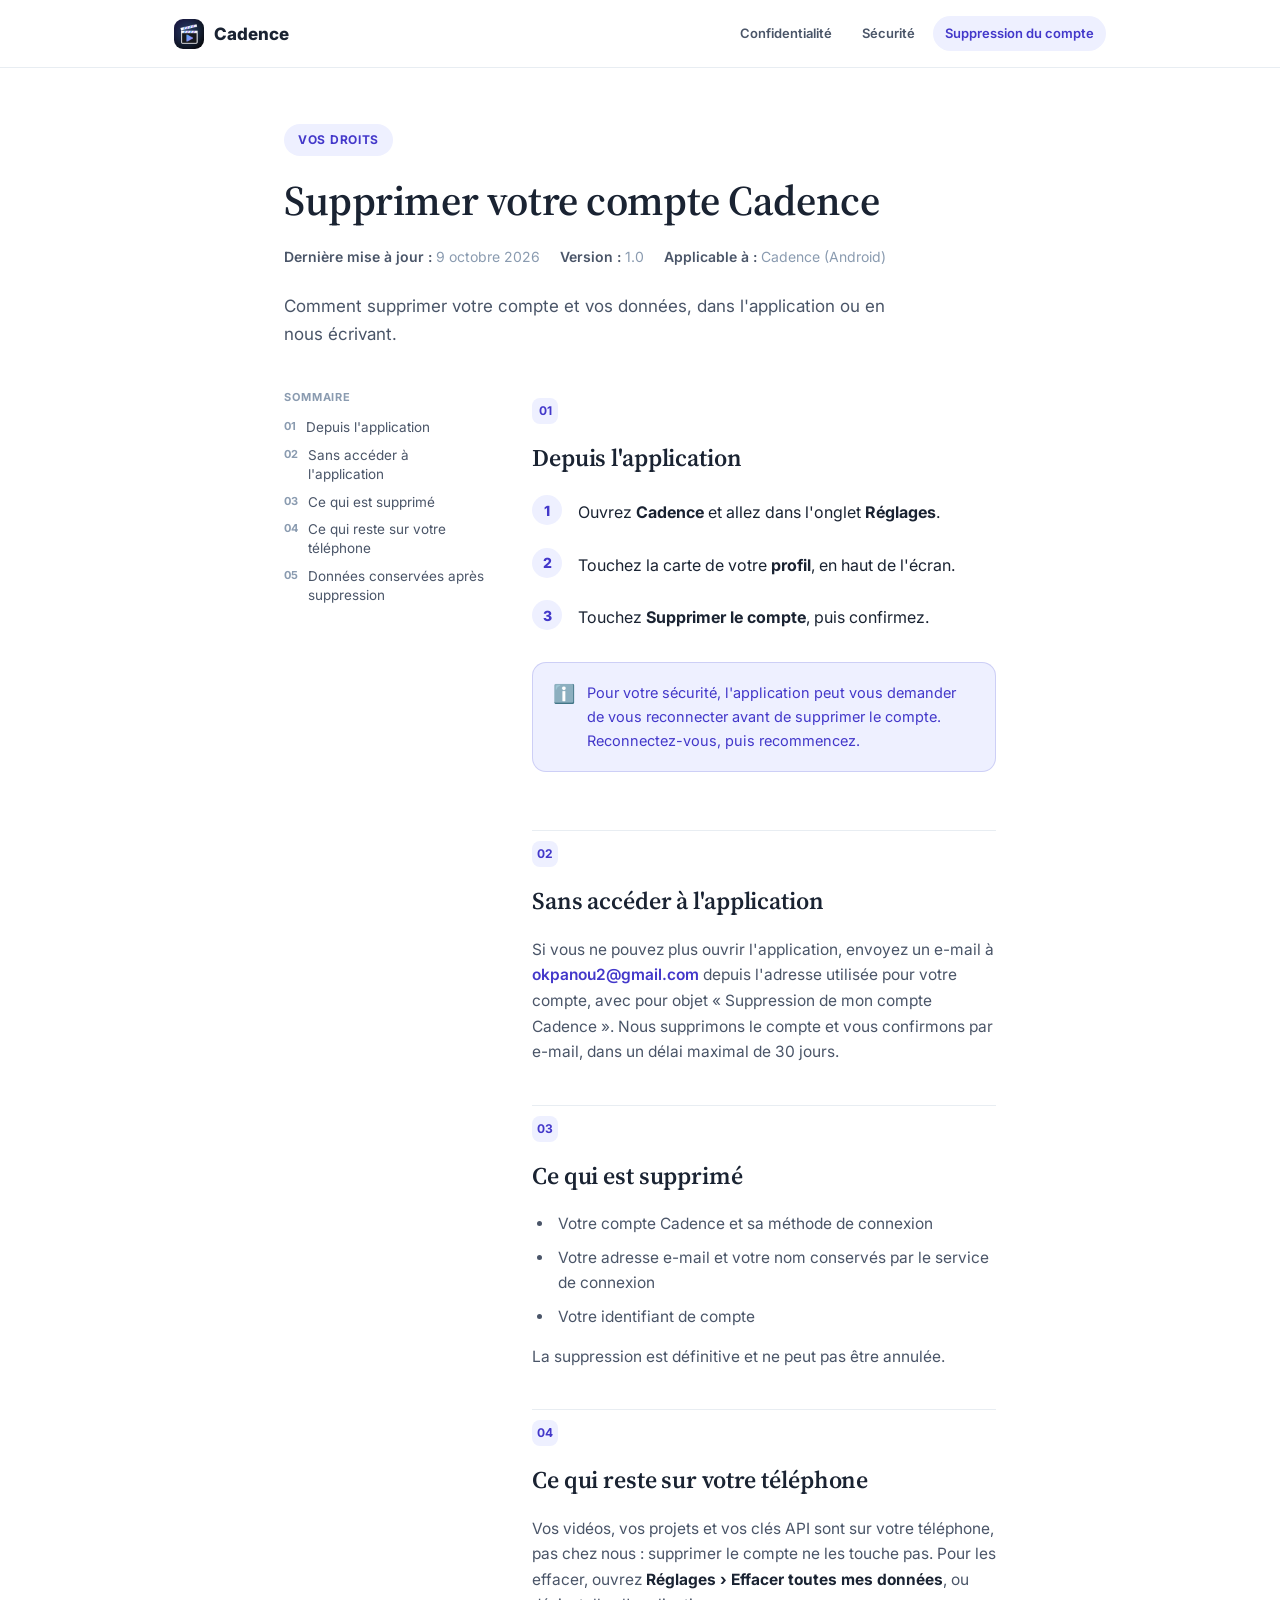
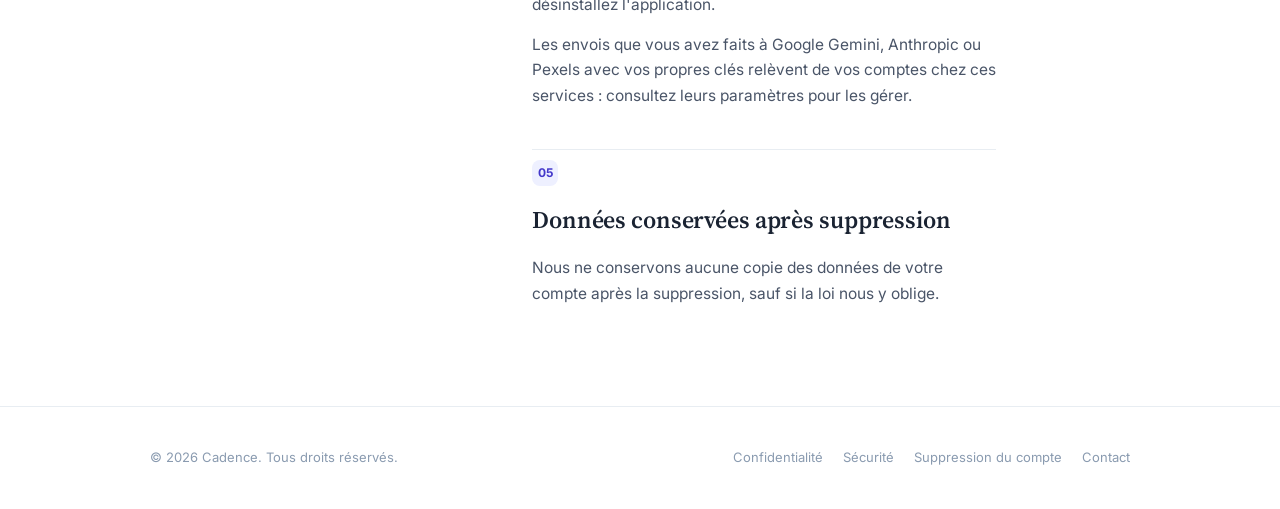
<file: cadence/suppression-compte.html>
<!doctype html>
<html lang="fr">
    <head>
        <meta charset="UTF-8" />
        <meta name="viewport" content="width=device-width, initial-scale=1.0" />
        <title>Supprimer votre compte Cadence — Cadence</title>
        <meta name="description" content="Comment supprimer votre compte Cadence et les données associées." />
        <link rel="preconnect" href="https://fonts.googleapis.com" />
        <link
            href="https://fonts.googleapis.com/css2?family=Source+Serif+4:wght@500;600&family=Inter:wght@400;500;600;700;800&display=swap"
            rel="stylesheet" />
        <link rel="stylesheet" href="./styles/cadence.css" />
        <link rel="apple-touch-icon" sizes="180x180" href="./assets/apple-touch-icon.png" />
        <link rel="icon" type="image/png" sizes="32x32" href="./assets/favicon-32x32.png" />
        <link rel="icon" type="image/png" sizes="16x16" href="./assets/favicon-16x16.png" />
    </head>
    <body>
        <header class="topbar">
            <div class="topbar-inner">
                <a href="./index.html" class="brand">
                    <span class="brand-mark"><img src="./assets/logo.png" alt="" width="32" height="32" /></span>
                    Cadence
                </a>
                <nav class="doc-nav" aria-label="Documents"><a href="politique-confidentialite.html">Confidentialité</a><a href="securite.html">Sécurité</a><a href="suppression-compte.html" class="active">Suppression du compte</a></nav>
            </div>
        </header>

        <div class="doc-hero">
            <span class="doc-eyebrow">Vos droits</span>
            <h1 class="doc-title">Supprimer votre compte Cadence</h1>
            <div class="doc-meta">
                <span><strong>Dernière mise à jour :</strong> 9 octobre 2026</span>
                <span><strong>Version :</strong> 1.0</span>
                <span><strong>Applicable à :</strong> Cadence (Android)</span>
            </div>
            <p class="doc-intro">Comment supprimer votre compte et vos données, dans l'application ou en nous écrivant.</p>
        </div>

        <div class="doc-body">
            <nav class="toc" aria-label="Table des matières">
                <div class="toc-label">Sommaire</div>
                <ol><li><a href="#application">Depuis l'application</a></li><li><a href="#sans-application">Sans accéder à l'application</a></li><li><a href="#supprime">Ce qui est supprimé</a></li><li><a href="#conserve">Ce qui reste sur votre téléphone</a></li><li><a href="#conservation">Données conservées après suppression</a></li></ol>
            </nav>
            <article class="doc-content">
                <section id="application">
                    <span class="section-num">01</span>
                    <h2>Depuis l'application</h2>
                    <ol class="steps">
                        <li>Ouvrez <strong>Cadence</strong> et allez dans l'onglet <strong>Réglages</strong>.</li>
                        <li>Touchez la carte de votre <strong>profil</strong>, en haut de l'écran.</li>
                        <li>Touchez <strong>Supprimer le compte</strong>, puis confirmez.</li>
                    </ol>
                    <div class="callout callout-info"><span class="callout-icon">ℹ️</span><p>Pour votre sécurité, l'application peut vous demander de vous reconnecter avant de supprimer le compte. Reconnectez-vous, puis recommencez.</p></div>

                </section>

                <section id="sans-application">
                    <span class="section-num">02</span>
                    <h2>Sans accéder à l'application</h2>
                    <p>Si vous ne pouvez plus ouvrir l'application, envoyez un e-mail à <a href="mailto:okpanou2@gmail.com?subject=Suppression%20de%20mon%20compte%20Cadence">okpanou2@gmail.com</a> depuis l'adresse utilisée pour votre compte, avec pour objet « Suppression de mon compte Cadence ». Nous supprimons le compte et vous confirmons par e-mail, dans un délai maximal de 30 jours.</p>

                </section>

                <section id="supprime">
                    <span class="section-num">03</span>
                    <h2>Ce qui est supprimé</h2>
                    <ul>
                        <li>Votre compte Cadence et sa méthode de connexion</li>
                        <li>Votre adresse e-mail et votre nom conservés par le service de connexion</li>
                        <li>Votre identifiant de compte</li>
                    </ul>
                    <p>La suppression est définitive et ne peut pas être annulée.</p>

                </section>

                <section id="conserve">
                    <span class="section-num">04</span>
                    <h2>Ce qui reste sur votre téléphone</h2>
                    <p>Vos vidéos, vos projets et vos clés API sont sur votre téléphone, pas chez nous : supprimer le compte ne les touche pas. Pour les effacer, ouvrez <strong>Réglages › Effacer toutes mes données</strong>, ou désinstallez l'application.</p>
                    <p>Les envois que vous avez faits à Google Gemini, Anthropic ou Pexels avec vos propres clés relèvent de vos comptes chez ces services : consultez leurs paramètres pour les gérer.</p>

                </section>

                <section id="conservation">
                    <span class="section-num">05</span>
                    <h2>Données conservées après suppression</h2>
                    <p>Nous ne conservons aucune copie des données de votre compte après la suppression, sauf si la loi nous y oblige.</p>

                </section>
            </article>
        </div>

        <footer class="doc-footer">
            <div class="doc-footer-inner">
                <p>© 2026 Cadence. Tous droits réservés.</p>
                <nav class="doc-footer-links" aria-label="Liens">
                    <a href="politique-confidentialite.html">Confidentialité</a>
                    <a href="securite.html">Sécurité</a>
                    <a href="suppression-compte.html">Suppression du compte</a>
                    <a href="mailto:okpanou2@gmail.com">Contact</a>
                </nav>
            </div>
        </footer>
    </body>
</html>
</file>
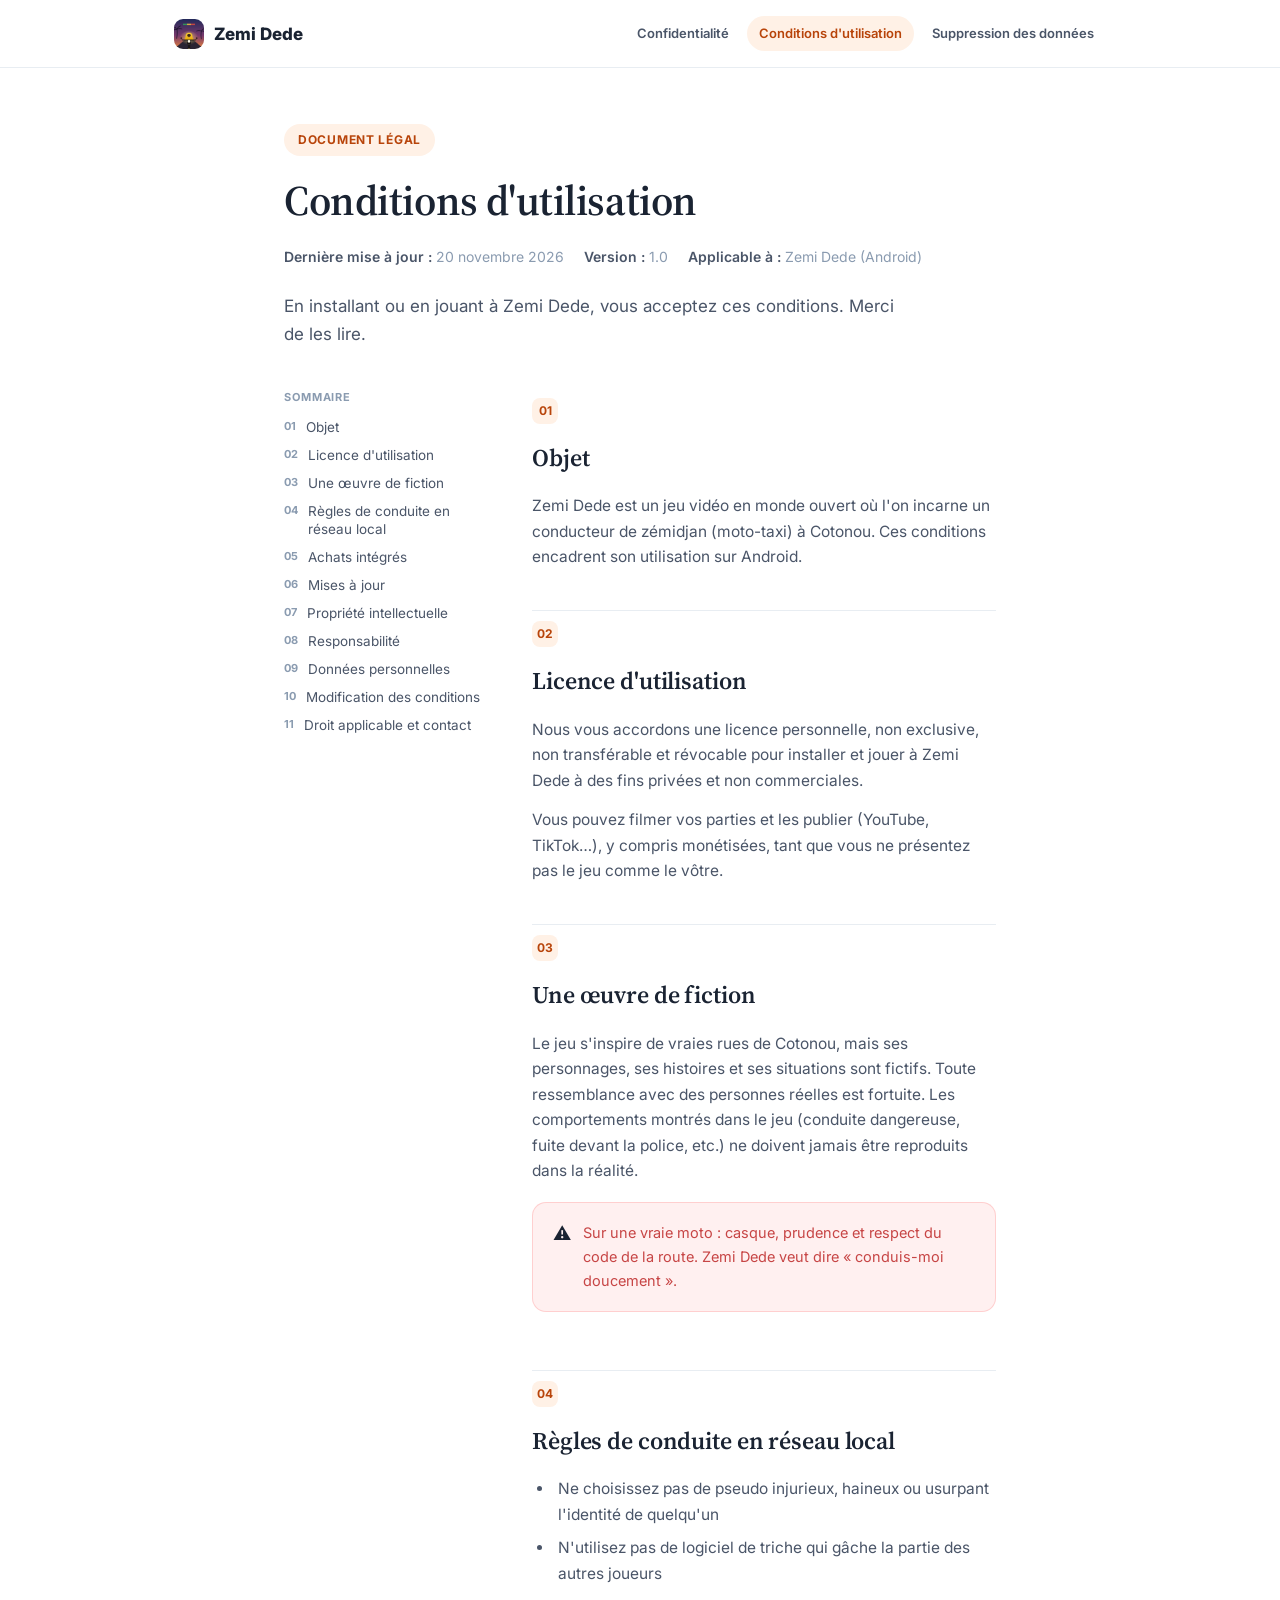
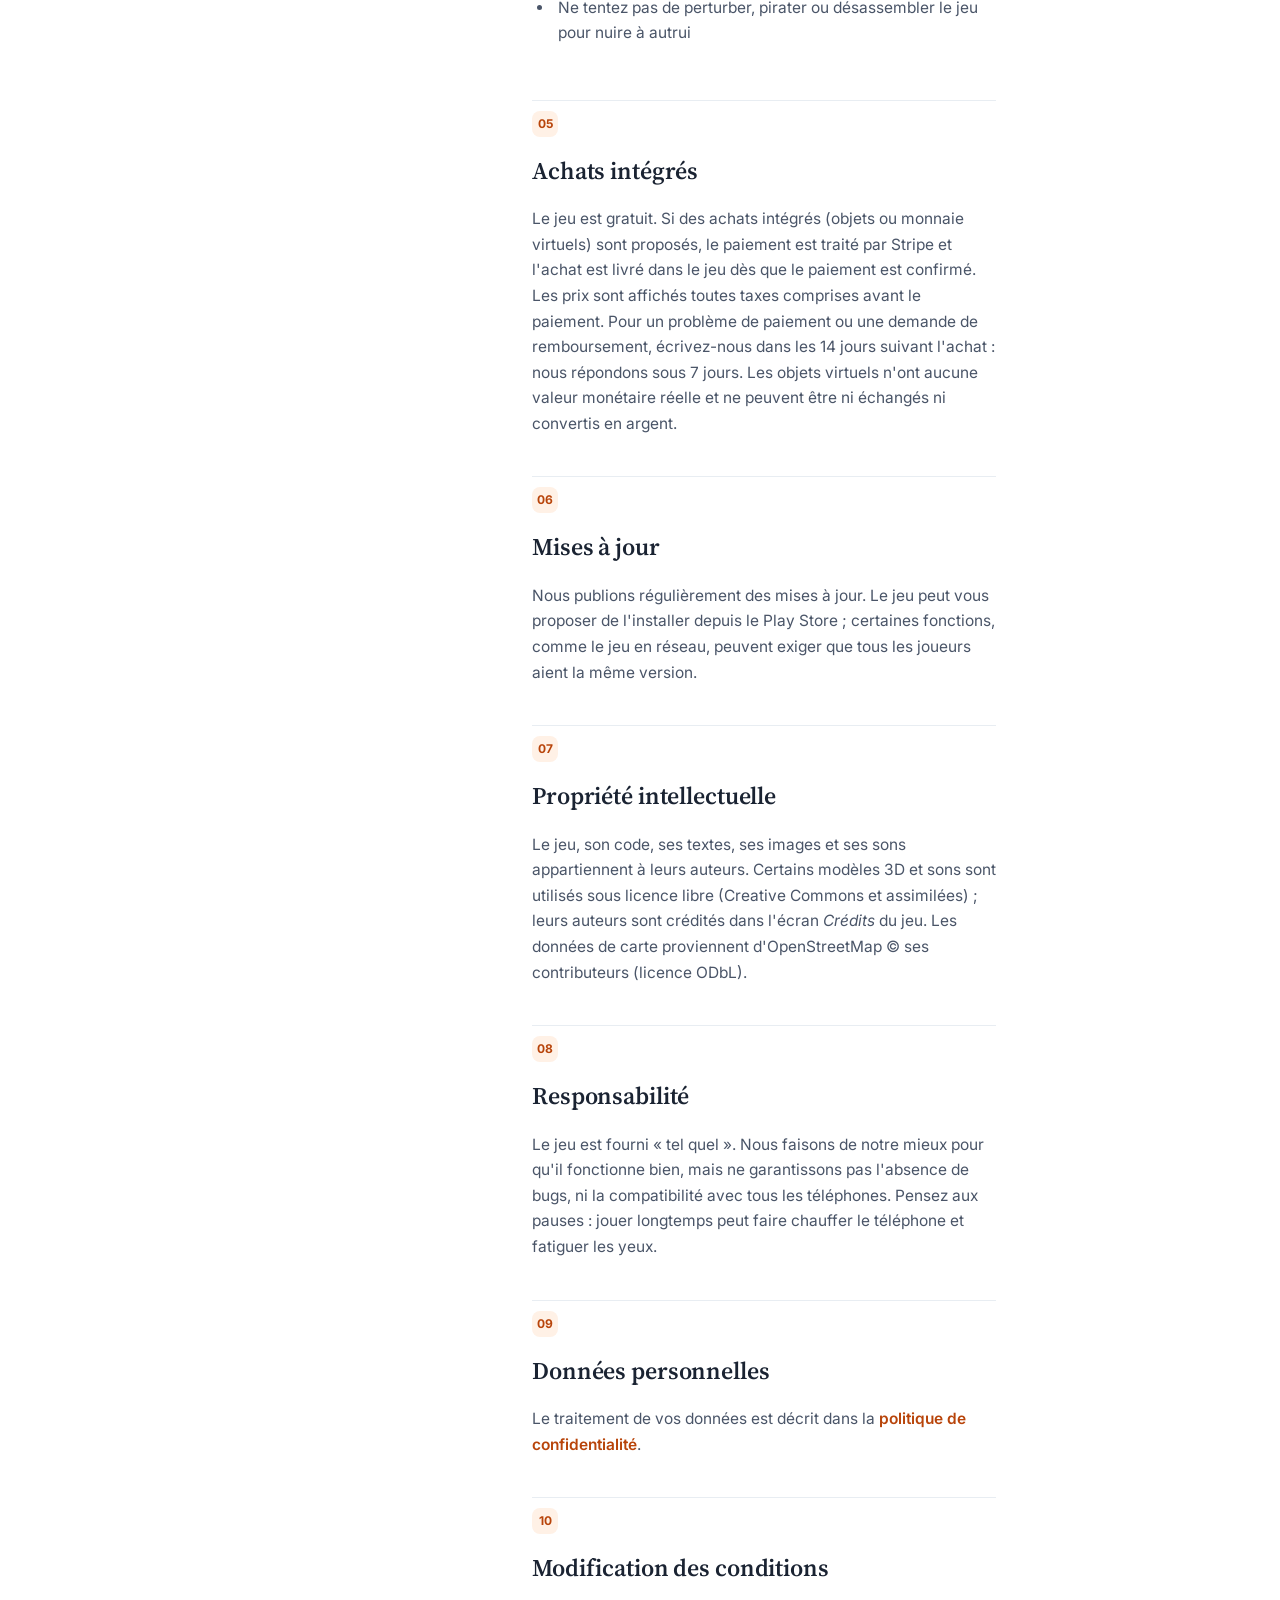
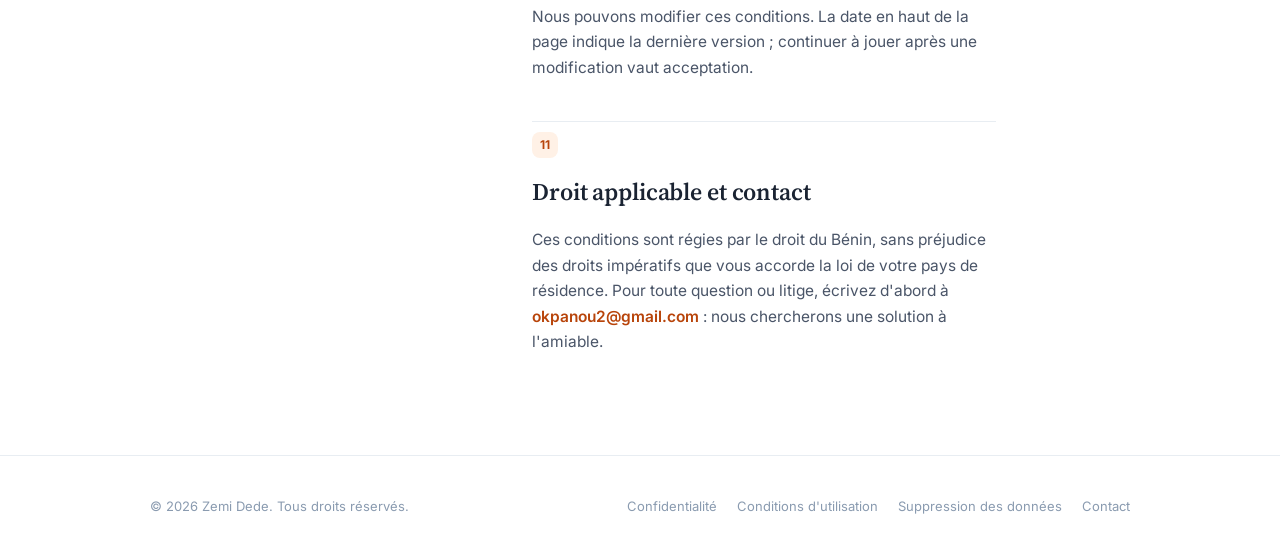
<file: zemi-dede/conditions-utilisation.html>
<!doctype html>
<html lang="fr">
    <head>
        <meta charset="UTF-8" />
        <meta name="viewport" content="width=device-width, initial-scale=1.0" />
        <title>Conditions d'utilisation — Zemi Dede</title>
        <meta name="description" content="Conditions générales d'utilisation du jeu Zemi Dede." />
        <link rel="preconnect" href="https://fonts.googleapis.com" />
        <link href="https://fonts.googleapis.com/css2?family=Source+Serif+4:wght@500;600&family=Inter:wght@400;500;600;700;800&display=swap" rel="stylesheet" />
        <link rel="stylesheet" href="./styles/zemi-dede.css" />
        <link rel="apple-touch-icon" sizes="180x180" href="./assets/icon-180.png" />
        <link rel="icon" type="image/png" sizes="32x32" href="./assets/icon-32.png" />
        <link rel="icon" type="image/png" sizes="16x16" href="./assets/icon-16.png" />
    </head>
    <body>
        <header class="topbar">
            <div class="topbar-inner">
                <a href="./index.html" class="brand">
                    <span class="brand-mark"><img src="./assets/logo.png" alt="" width="32" height="32" /></span>
                    Zemi Dede
                </a>
                <nav class="doc-nav" aria-label="Documents"><a href="politique-confidentialite.html">Confidentialité</a><a href="conditions-utilisation.html" class="active">Conditions d'utilisation</a><a href="suppression-donnees.html">Suppression des données</a></nav>
            </div>
        </header>

        <div class="doc-hero">
            <span class="doc-eyebrow">Document légal</span>
            <h1 class="doc-title">Conditions d'utilisation</h1>
            <div class="doc-meta">
                <span><strong>Dernière mise à jour :</strong> 20 novembre 2026</span>
                <span><strong>Version :</strong> 1.0</span>
                <span><strong>Applicable à :</strong> Zemi Dede (Android)</span>
            </div>
            <p class="doc-intro">En installant ou en jouant à Zemi Dede, vous acceptez ces conditions. Merci de les lire.</p>
        </div>

        <div class="doc-body">
            <nav class="toc" aria-label="Table des matières">
                <div class="toc-label">Sommaire</div>
                <ol><li><a href="#objet">Objet</a></li><li><a href="#licence">Licence d'utilisation</a></li><li><a href="#fiction">Une œuvre de fiction</a></li><li><a href="#conduite">Règles de conduite en réseau local</a></li><li><a href="#achats">Achats intégrés</a></li><li><a href="#mises-a-jour">Mises à jour</a></li><li><a href="#propriete">Propriété intellectuelle</a></li><li><a href="#responsabilite">Responsabilité</a></li><li><a href="#donnees">Données personnelles</a></li><li><a href="#modifications">Modification des conditions</a></li><li><a href="#droit">Droit applicable et contact</a></li></ol>
            </nav>
            <article class="doc-content">
                <section id="objet">
                    <span class="section-num">01</span>
                    <h2>Objet</h2>
                    <p>Zemi Dede est un jeu vidéo en monde ouvert où l'on incarne un conducteur de zémidjan (moto-taxi) à Cotonou. Ces conditions encadrent son utilisation sur Android.</p>

                </section>

                <section id="licence">
                    <span class="section-num">02</span>
                    <h2>Licence d'utilisation</h2>
                    <p>Nous vous accordons une licence personnelle, non exclusive, non transférable et révocable pour installer et jouer à Zemi Dede à des fins privées et non commerciales.</p>
                    <p>Vous pouvez filmer vos parties et les publier (YouTube, TikTok…), y compris monétisées, tant que vous ne présentez pas le jeu comme le vôtre.</p>

                </section>

                <section id="fiction">
                    <span class="section-num">03</span>
                    <h2>Une œuvre de fiction</h2>
                    <p>Le jeu s'inspire de vraies rues de Cotonou, mais ses personnages, ses histoires et ses situations sont fictifs. Toute ressemblance avec des personnes réelles est fortuite. Les comportements montrés dans le jeu (conduite dangereuse, fuite devant la police, etc.) ne doivent jamais être reproduits dans la réalité.</p>
                    <div class="callout callout-warning"><span class="callout-icon">⚠️</span><p>Sur une vraie moto : casque, prudence et respect du code de la route. Zemi Dede veut dire « conduis-moi doucement ».</p></div>

                </section>

                <section id="conduite">
                    <span class="section-num">04</span>
                    <h2>Règles de conduite en réseau local</h2>
                    <ul>
                        <li>Ne choisissez pas de pseudo injurieux, haineux ou usurpant l'identité de quelqu'un</li>
                        <li>N'utilisez pas de logiciel de triche qui gâche la partie des autres joueurs</li>
                        <li>Ne tentez pas de perturber, pirater ou désassembler le jeu pour nuire à autrui</li>
                    </ul>

                </section>

                <section id="achats">
                    <span class="section-num">05</span>
                    <h2>Achats intégrés</h2>
                    <p>Le jeu est gratuit. Si des achats intégrés (objets ou monnaie virtuels) sont proposés, le paiement est traité par Stripe et l'achat est livré dans le jeu dès que le paiement est confirmé. Les prix sont affichés toutes taxes comprises avant le paiement. Pour un problème de paiement ou une demande de remboursement, écrivez-nous dans les 14 jours suivant l'achat : nous répondons sous 7 jours. Les objets virtuels n'ont aucune valeur monétaire réelle et ne peuvent être ni échangés ni convertis en argent.</p>

                </section>

                <section id="mises-a-jour">
                    <span class="section-num">06</span>
                    <h2>Mises à jour</h2>
                    <p>Nous publions régulièrement des mises à jour. Le jeu peut vous proposer de l'installer depuis le Play Store ; certaines fonctions, comme le jeu en réseau, peuvent exiger que tous les joueurs aient la même version.</p>

                </section>

                <section id="propriete">
                    <span class="section-num">07</span>
                    <h2>Propriété intellectuelle</h2>
                    <p>Le jeu, son code, ses textes, ses images et ses sons appartiennent à leurs auteurs. Certains modèles 3D et sons sont utilisés sous licence libre (Creative Commons et assimilées) ; leurs auteurs sont crédités dans l'écran <em>Crédits</em> du jeu. Les données de carte proviennent d'OpenStreetMap © ses contributeurs (licence ODbL).</p>

                </section>

                <section id="responsabilite">
                    <span class="section-num">08</span>
                    <h2>Responsabilité</h2>
                    <p>Le jeu est fourni « tel quel ». Nous faisons de notre mieux pour qu'il fonctionne bien, mais ne garantissons pas l'absence de bugs, ni la compatibilité avec tous les téléphones. Pensez aux pauses : jouer longtemps peut faire chauffer le téléphone et fatiguer les yeux.</p>

                </section>

                <section id="donnees">
                    <span class="section-num">09</span>
                    <h2>Données personnelles</h2>
                    <p>Le traitement de vos données est décrit dans la <a href="politique-confidentialite.html">politique de confidentialité</a>.</p>

                </section>

                <section id="modifications">
                    <span class="section-num">10</span>
                    <h2>Modification des conditions</h2>
                    <p>Nous pouvons modifier ces conditions. La date en haut de la page indique la dernière version ; continuer à jouer après une modification vaut acceptation.</p>

                </section>

                <section id="droit">
                    <span class="section-num">11</span>
                    <h2>Droit applicable et contact</h2>
                    <p>Ces conditions sont régies par le droit du Bénin, sans préjudice des droits impératifs que vous accorde la loi de votre pays de résidence. Pour toute question ou litige, écrivez d'abord à <a href="mailto:okpanou2@gmail.com">okpanou2@gmail.com</a> : nous chercherons une solution à l'amiable.</p>

                </section>

            </article>
        </div>

        <footer class="doc-footer">
            <div class="doc-footer-inner">
                <p>© 2026 Zemi Dede. Tous droits réservés.</p>
                <nav class="doc-footer-links" aria-label="Liens">
                    <a href="politique-confidentialite.html">Confidentialité</a>
                    <a href="conditions-utilisation.html">Conditions d'utilisation</a>
                    <a href="suppression-donnees.html">Suppression des données</a>
                    <a href="mailto:okpanou2@gmail.com">Contact</a>
                </nav>
            </div>
        </footer>
    </body>
</html>
</file>
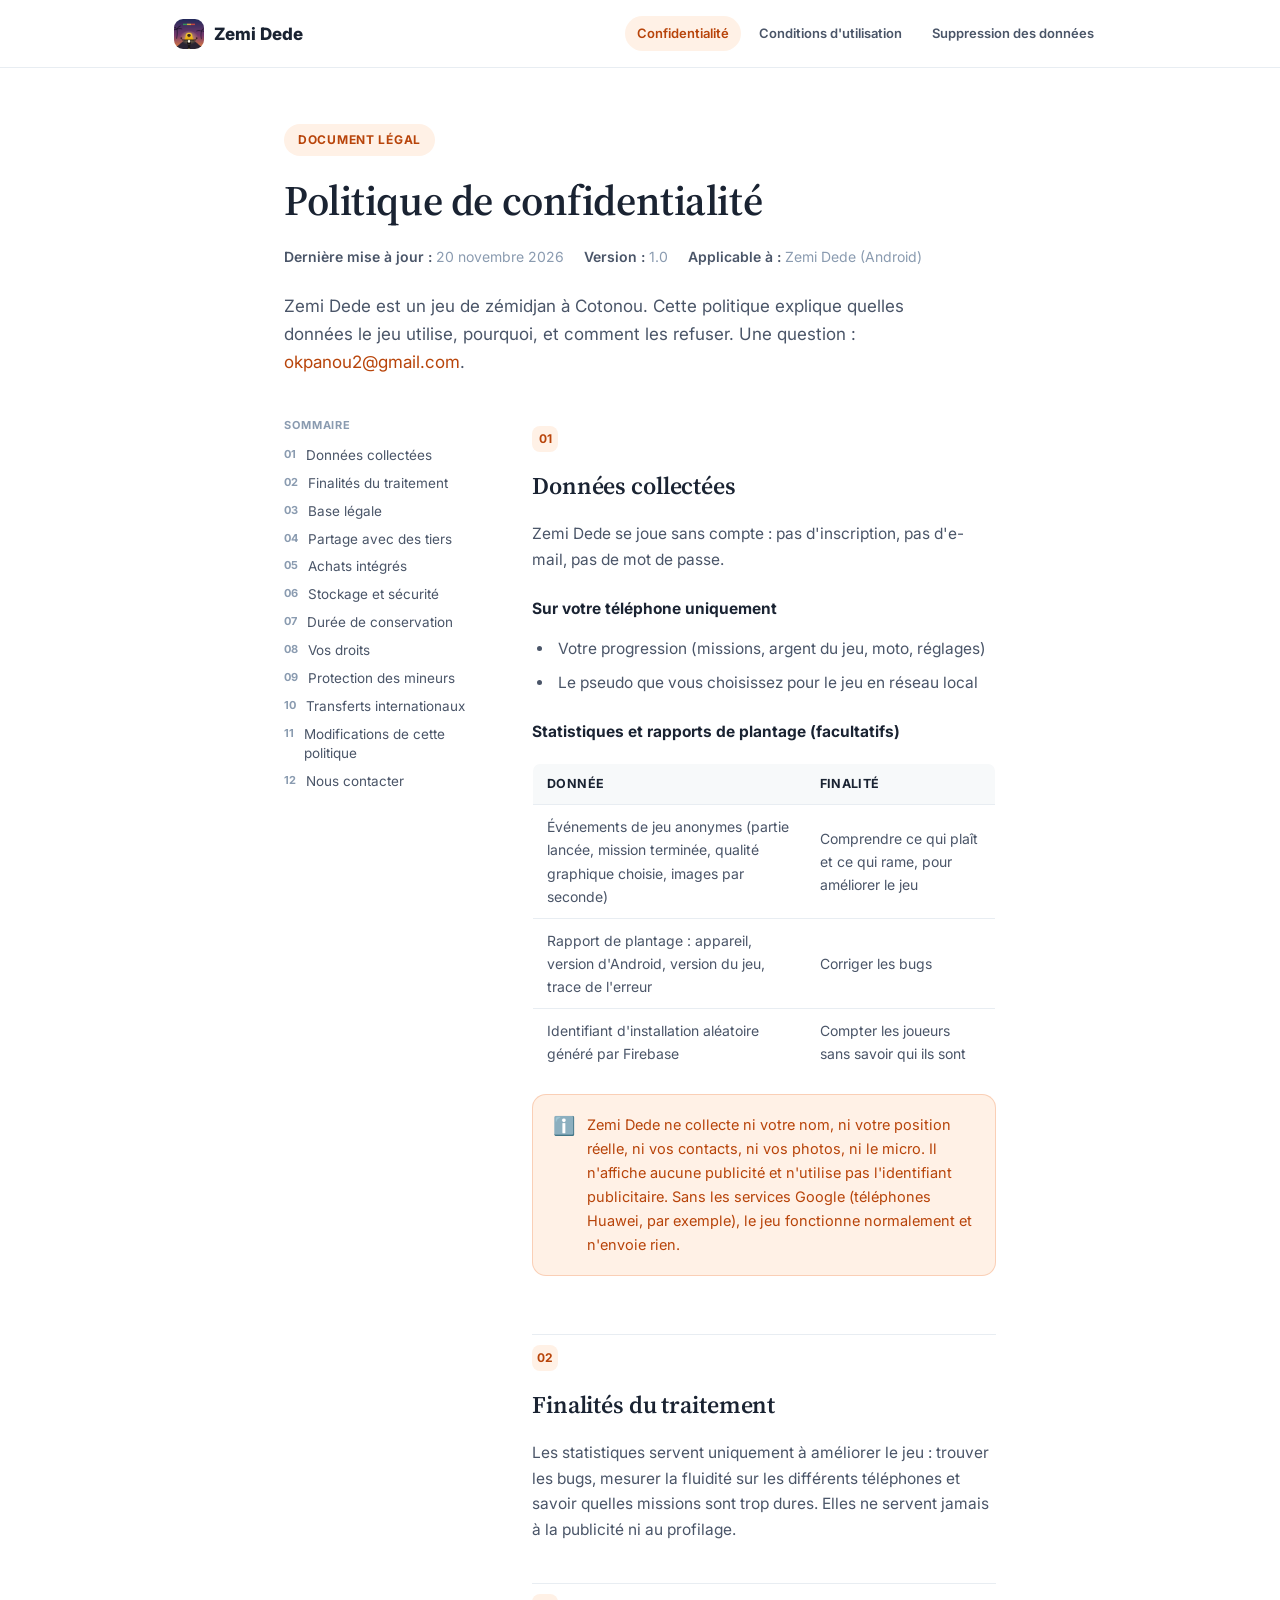
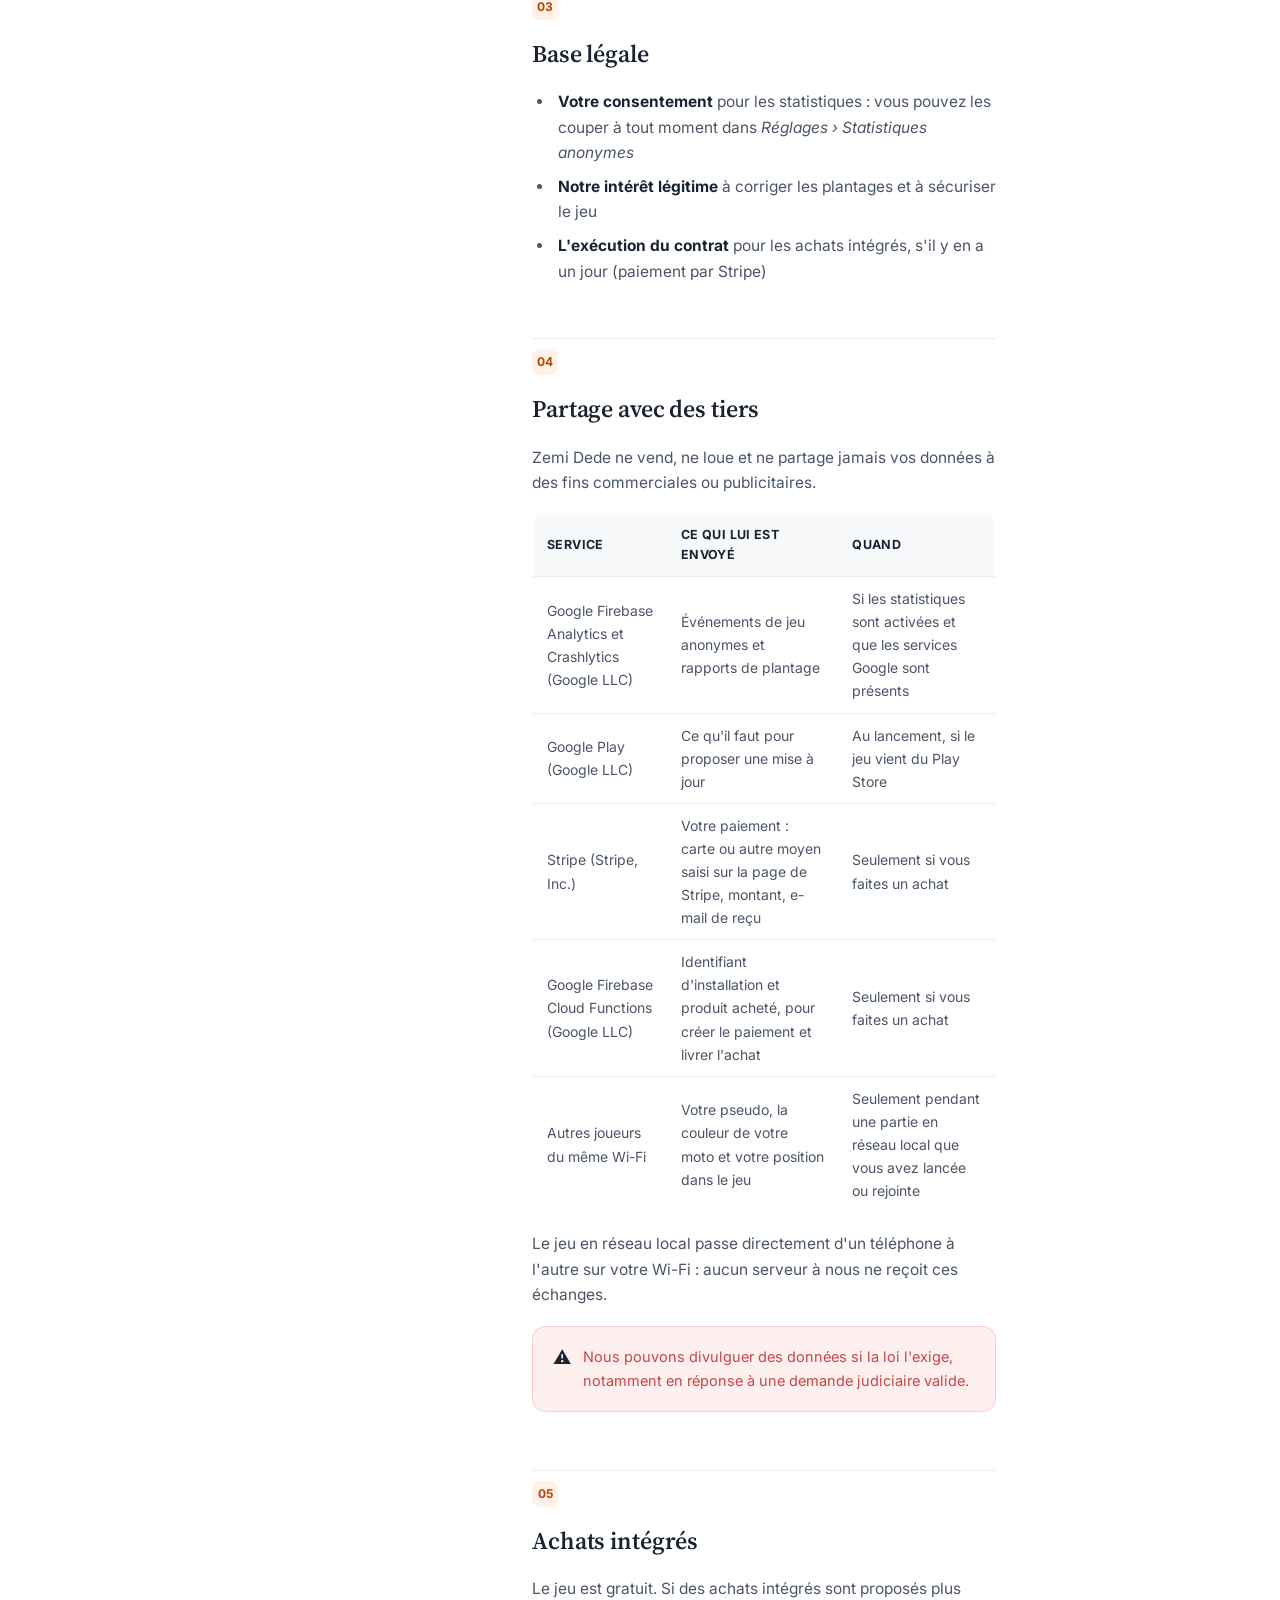
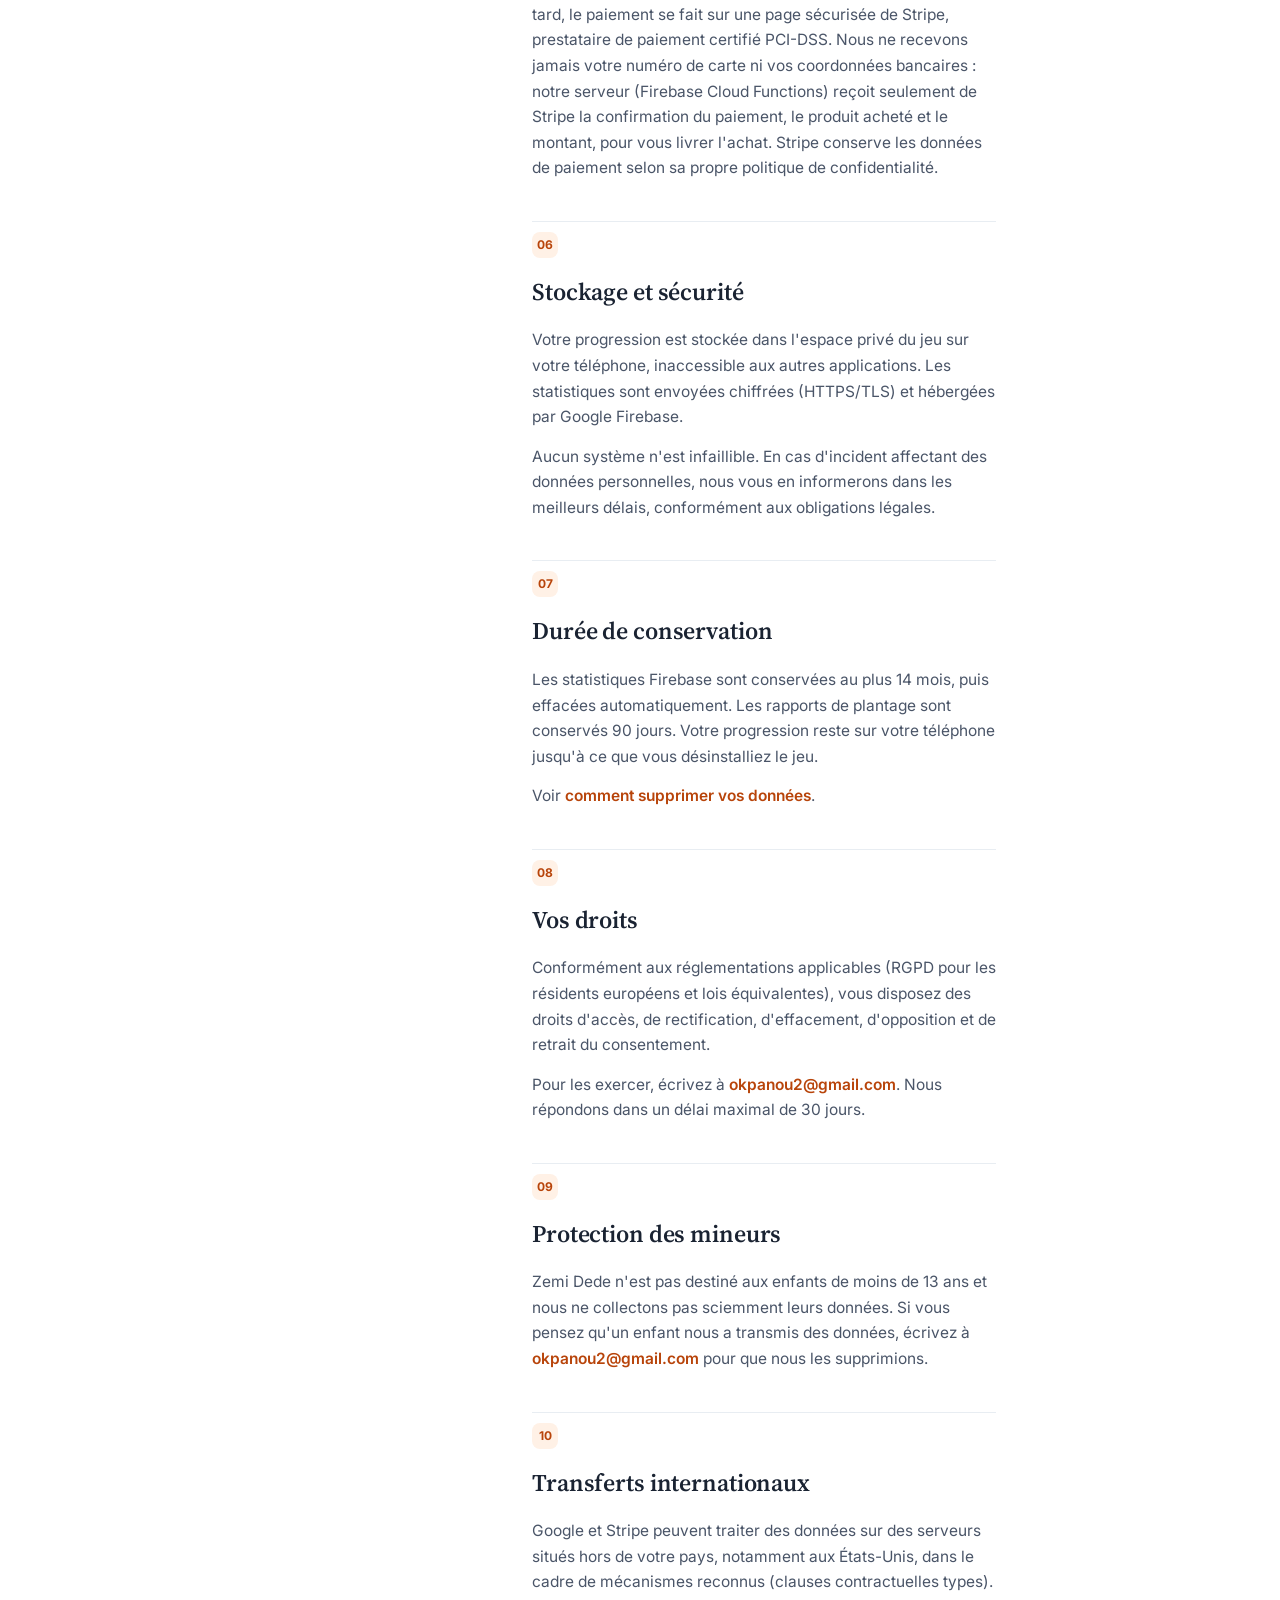
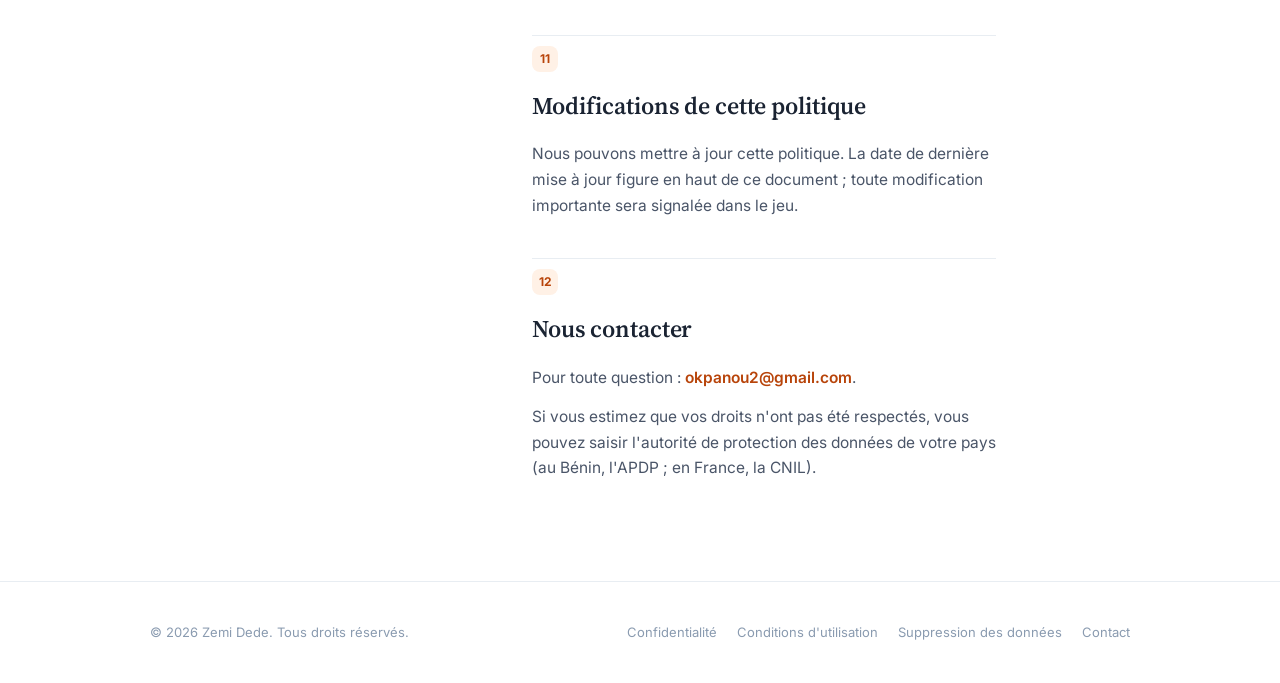
<file: zemi-dede/politique-confidentialite.html>
<!doctype html>
<html lang="fr">
    <head>
        <meta charset="UTF-8" />
        <meta name="viewport" content="width=device-width, initial-scale=1.0" />
        <title>Politique de confidentialité — Zemi Dede</title>
        <meta name="description" content="Politique de confidentialité du jeu Zemi Dede : données collectées, services tiers, vos droits." />
        <link rel="preconnect" href="https://fonts.googleapis.com" />
        <link href="https://fonts.googleapis.com/css2?family=Source+Serif+4:wght@500;600&family=Inter:wght@400;500;600;700;800&display=swap" rel="stylesheet" />
        <link rel="stylesheet" href="./styles/zemi-dede.css" />
        <link rel="apple-touch-icon" sizes="180x180" href="./assets/icon-180.png" />
        <link rel="icon" type="image/png" sizes="32x32" href="./assets/icon-32.png" />
        <link rel="icon" type="image/png" sizes="16x16" href="./assets/icon-16.png" />
    </head>
    <body>
        <header class="topbar">
            <div class="topbar-inner">
                <a href="./index.html" class="brand">
                    <span class="brand-mark"><img src="./assets/logo.png" alt="" width="32" height="32" /></span>
                    Zemi Dede
                </a>
                <nav class="doc-nav" aria-label="Documents"><a href="politique-confidentialite.html" class="active">Confidentialité</a><a href="conditions-utilisation.html">Conditions d'utilisation</a><a href="suppression-donnees.html">Suppression des données</a></nav>
            </div>
        </header>

        <div class="doc-hero">
            <span class="doc-eyebrow">Document légal</span>
            <h1 class="doc-title">Politique de confidentialité</h1>
            <div class="doc-meta">
                <span><strong>Dernière mise à jour :</strong> 20 novembre 2026</span>
                <span><strong>Version :</strong> 1.0</span>
                <span><strong>Applicable à :</strong> Zemi Dede (Android)</span>
            </div>
            <p class="doc-intro">Zemi Dede est un jeu de zémidjan à Cotonou. Cette politique explique quelles données le jeu utilise, pourquoi, et comment les refuser. Une question : <a href="mailto:okpanou2@gmail.com">okpanou2@gmail.com</a>.</p>
        </div>

        <div class="doc-body">
            <nav class="toc" aria-label="Table des matières">
                <div class="toc-label">Sommaire</div>
                <ol><li><a href="#collecte">Données collectées</a></li><li><a href="#finalites">Finalités du traitement</a></li><li><a href="#base-legale">Base légale</a></li><li><a href="#partage">Partage avec des tiers</a></li><li><a href="#paiements">Achats intégrés</a></li><li><a href="#stockage">Stockage et sécurité</a></li><li><a href="#conservation">Durée de conservation</a></li><li><a href="#droits">Vos droits</a></li><li><a href="#mineurs">Protection des mineurs</a></li><li><a href="#transferts">Transferts internationaux</a></li><li><a href="#modifications">Modifications de cette politique</a></li><li><a href="#contact">Nous contacter</a></li></ol>
            </nav>
            <article class="doc-content">
                <section id="collecte">
                    <span class="section-num">01</span>
                    <h2>Données collectées</h2>
                    <p>Zemi Dede se joue sans compte : pas d'inscription, pas d'e-mail, pas de mot de passe.</p>
                    <h3>Sur votre téléphone uniquement</h3>
                    <ul>
                        <li>Votre progression (missions, argent du jeu, moto, réglages)</li>
                        <li>Le pseudo que vous choisissez pour le jeu en réseau local</li>
                    </ul>
                    <h3>Statistiques et rapports de plantage (facultatifs)</h3>
                    <table class="doc-table"><thead><tr><th>Donnée</th><th>Finalité</th></tr></thead><tbody><tr><td>Événements de jeu anonymes (partie lancée, mission terminée, qualité graphique choisie, images par seconde)</td><td>Comprendre ce qui plaît et ce qui rame, pour améliorer le jeu</td></tr><tr><td>Rapport de plantage : appareil, version d'Android, version du jeu, trace de l'erreur</td><td>Corriger les bugs</td></tr><tr><td>Identifiant d'installation aléatoire généré par Firebase</td><td>Compter les joueurs sans savoir qui ils sont</td></tr></tbody></table>
                    <div class="callout callout-info"><span class="callout-icon">ℹ️</span><p>Zemi Dede ne collecte ni votre nom, ni votre position réelle, ni vos contacts, ni vos photos, ni le micro. Il n'affiche aucune publicité et n'utilise pas l'identifiant publicitaire. Sans les services Google (téléphones Huawei, par exemple), le jeu fonctionne normalement et n'envoie rien.</p></div>

                </section>

                <section id="finalites">
                    <span class="section-num">02</span>
                    <h2>Finalités du traitement</h2>
                    <p>Les statistiques servent uniquement à améliorer le jeu : trouver les bugs, mesurer la fluidité sur les différents téléphones et savoir quelles missions sont trop dures. Elles ne servent jamais à la publicité ni au profilage.</p>

                </section>

                <section id="base-legale">
                    <span class="section-num">03</span>
                    <h2>Base légale</h2>
                    <ul>
                        <li><strong>Votre consentement</strong> pour les statistiques : vous pouvez les couper à tout moment dans <em>Réglages › Statistiques anonymes</em></li>
                        <li><strong>Notre intérêt légitime</strong> à corriger les plantages et à sécuriser le jeu</li>
                        <li><strong>L'exécution du contrat</strong> pour les achats intégrés, s'il y en a un jour (paiement par Stripe)</li>
                    </ul>

                </section>

                <section id="partage">
                    <span class="section-num">04</span>
                    <h2>Partage avec des tiers</h2>
                    <p>Zemi Dede ne vend, ne loue et ne partage jamais vos données à des fins commerciales ou publicitaires.</p>
                    <table class="doc-table"><thead><tr><th>Service</th><th>Ce qui lui est envoyé</th><th>Quand</th></tr></thead><tbody><tr><td>Google Firebase Analytics et Crashlytics (Google LLC)</td><td>Événements de jeu anonymes et rapports de plantage</td><td>Si les statistiques sont activées et que les services Google sont présents</td></tr><tr><td>Google Play (Google LLC)</td><td>Ce qu'il faut pour proposer une mise à jour</td><td>Au lancement, si le jeu vient du Play Store</td></tr><tr><td>Stripe (Stripe, Inc.)</td><td>Votre paiement : carte ou autre moyen saisi sur la page de Stripe, montant, e-mail de reçu</td><td>Seulement si vous faites un achat</td></tr><tr><td>Google Firebase Cloud Functions (Google LLC)</td><td>Identifiant d'installation et produit acheté, pour créer le paiement et livrer l'achat</td><td>Seulement si vous faites un achat</td></tr><tr><td>Autres joueurs du même Wi-Fi</td><td>Votre pseudo, la couleur de votre moto et votre position dans le jeu</td><td>Seulement pendant une partie en réseau local que vous avez lancée ou rejointe</td></tr></tbody></table>
                    <p>Le jeu en réseau local passe directement d'un téléphone à l'autre sur votre Wi-Fi : aucun serveur à nous ne reçoit ces échanges.</p>
                    <div class="callout callout-warning"><span class="callout-icon">⚠️</span><p>Nous pouvons divulguer des données si la loi l'exige, notamment en réponse à une demande judiciaire valide.</p></div>

                </section>

                <section id="paiements">
                    <span class="section-num">05</span>
                    <h2>Achats intégrés</h2>
                    <p>Le jeu est gratuit. Si des achats intégrés sont proposés plus tard, le paiement se fait sur une page sécurisée de Stripe, prestataire de paiement certifié PCI-DSS. Nous ne recevons jamais votre numéro de carte ni vos coordonnées bancaires : notre serveur (Firebase Cloud Functions) reçoit seulement de Stripe la confirmation du paiement, le produit acheté et le montant, pour vous livrer l'achat. Stripe conserve les données de paiement selon sa propre politique de confidentialité.</p>

                </section>

                <section id="stockage">
                    <span class="section-num">06</span>
                    <h2>Stockage et sécurité</h2>
                    <p>Votre progression est stockée dans l'espace privé du jeu sur votre téléphone, inaccessible aux autres applications. Les statistiques sont envoyées chiffrées (HTTPS/TLS) et hébergées par Google Firebase.</p>
                    <p>Aucun système n'est infaillible. En cas d'incident affectant des données personnelles, nous vous en informerons dans les meilleurs délais, conformément aux obligations légales.</p>

                </section>

                <section id="conservation">
                    <span class="section-num">07</span>
                    <h2>Durée de conservation</h2>
                    <p>Les statistiques Firebase sont conservées au plus 14 mois, puis effacées automatiquement. Les rapports de plantage sont conservés 90 jours. Votre progression reste sur votre téléphone jusqu'à ce que vous désinstalliez le jeu.</p>
                    <p>Voir <a href="suppression-donnees.html">comment supprimer vos données</a>.</p>

                </section>

                <section id="droits">
                    <span class="section-num">08</span>
                    <h2>Vos droits</h2>
                    <p>Conformément aux réglementations applicables (RGPD pour les résidents européens et lois équivalentes), vous disposez des droits d'accès, de rectification, d'effacement, d'opposition et de retrait du consentement.</p>
                    <p>Pour les exercer, écrivez à <a href="mailto:okpanou2@gmail.com">okpanou2@gmail.com</a>. Nous répondons dans un délai maximal de 30 jours.</p>

                </section>

                <section id="mineurs">
                    <span class="section-num">09</span>
                    <h2>Protection des mineurs</h2>
                    <p>Zemi Dede n'est pas destiné aux enfants de moins de 13 ans et nous ne collectons pas sciemment leurs données. Si vous pensez qu'un enfant nous a transmis des données, écrivez à <a href="mailto:okpanou2@gmail.com">okpanou2@gmail.com</a> pour que nous les supprimions.</p>

                </section>

                <section id="transferts">
                    <span class="section-num">10</span>
                    <h2>Transferts internationaux</h2>
                    <p>Google et Stripe peuvent traiter des données sur des serveurs situés hors de votre pays, notamment aux États-Unis, dans le cadre de mécanismes reconnus (clauses contractuelles types).</p>

                </section>

                <section id="modifications">
                    <span class="section-num">11</span>
                    <h2>Modifications de cette politique</h2>
                    <p>Nous pouvons mettre à jour cette politique. La date de dernière mise à jour figure en haut de ce document ; toute modification importante sera signalée dans le jeu.</p>

                </section>

                <section id="contact">
                    <span class="section-num">12</span>
                    <h2>Nous contacter</h2>
                    <p>Pour toute question : <a href="mailto:okpanou2@gmail.com">okpanou2@gmail.com</a>.</p>
                    <p>Si vous estimez que vos droits n'ont pas été respectés, vous pouvez saisir l'autorité de protection des données de votre pays (au Bénin, l'APDP ; en France, la CNIL).</p>

                </section>

            </article>
        </div>

        <footer class="doc-footer">
            <div class="doc-footer-inner">
                <p>© 2026 Zemi Dede. Tous droits réservés.</p>
                <nav class="doc-footer-links" aria-label="Liens">
                    <a href="politique-confidentialite.html">Confidentialité</a>
                    <a href="conditions-utilisation.html">Conditions d'utilisation</a>
                    <a href="suppression-donnees.html">Suppression des données</a>
                    <a href="mailto:okpanou2@gmail.com">Contact</a>
                </nav>
            </div>
        </footer>
    </body>
</html>
</file>
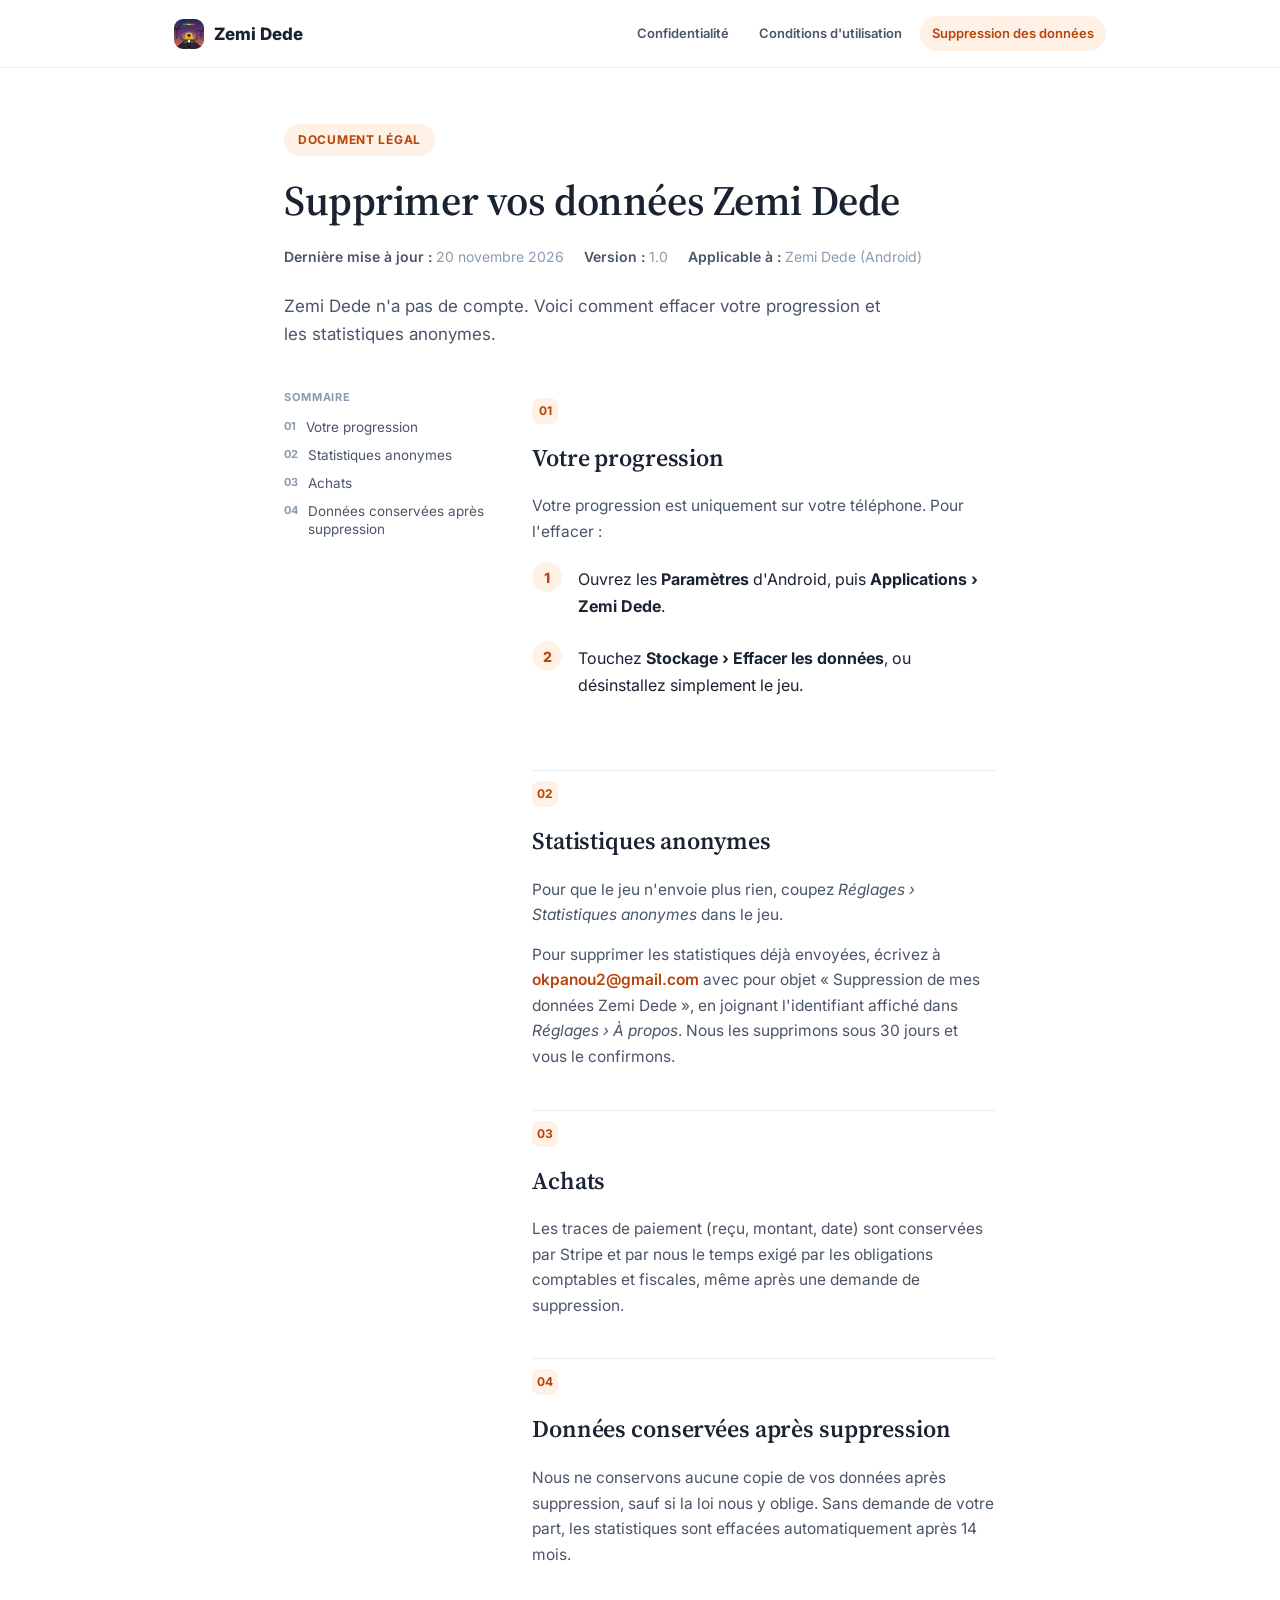
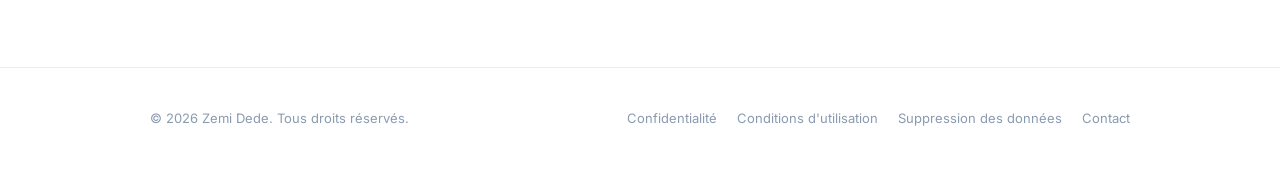
<file: zemi-dede/suppression-donnees.html>
<!doctype html>
<html lang="fr">
    <head>
        <meta charset="UTF-8" />
        <meta name="viewport" content="width=device-width, initial-scale=1.0" />
        <title>Suppression des données — Zemi Dede</title>
        <meta name="description" content="Comment supprimer vos données du jeu Zemi Dede." />
        <link rel="preconnect" href="https://fonts.googleapis.com" />
        <link href="https://fonts.googleapis.com/css2?family=Source+Serif+4:wght@500;600&family=Inter:wght@400;500;600;700;800&display=swap" rel="stylesheet" />
        <link rel="stylesheet" href="./styles/zemi-dede.css" />
        <link rel="apple-touch-icon" sizes="180x180" href="./assets/icon-180.png" />
        <link rel="icon" type="image/png" sizes="32x32" href="./assets/icon-32.png" />
        <link rel="icon" type="image/png" sizes="16x16" href="./assets/icon-16.png" />
    </head>
    <body>
        <header class="topbar">
            <div class="topbar-inner">
                <a href="./index.html" class="brand">
                    <span class="brand-mark"><img src="./assets/logo.png" alt="" width="32" height="32" /></span>
                    Zemi Dede
                </a>
                <nav class="doc-nav" aria-label="Documents"><a href="politique-confidentialite.html">Confidentialité</a><a href="conditions-utilisation.html">Conditions d'utilisation</a><a href="suppression-donnees.html" class="active">Suppression des données</a></nav>
            </div>
        </header>

        <div class="doc-hero">
            <span class="doc-eyebrow">Document légal</span>
            <h1 class="doc-title">Supprimer vos données Zemi Dede</h1>
            <div class="doc-meta">
                <span><strong>Dernière mise à jour :</strong> 20 novembre 2026</span>
                <span><strong>Version :</strong> 1.0</span>
                <span><strong>Applicable à :</strong> Zemi Dede (Android)</span>
            </div>
            <p class="doc-intro">Zemi Dede n'a pas de compte. Voici comment effacer votre progression et les statistiques anonymes.</p>
        </div>

        <div class="doc-body">
            <nav class="toc" aria-label="Table des matières">
                <div class="toc-label">Sommaire</div>
                <ol><li><a href="#progression">Votre progression</a></li><li><a href="#statistiques">Statistiques anonymes</a></li><li><a href="#achats">Achats</a></li><li><a href="#conservation">Données conservées après suppression</a></li></ol>
            </nav>
            <article class="doc-content">
                <section id="progression">
                    <span class="section-num">01</span>
                    <h2>Votre progression</h2>
                    <p>Votre progression est uniquement sur votre téléphone. Pour l'effacer :</p>
                    <ol class="steps">
                        <li>Ouvrez les <strong>Paramètres</strong> d'Android, puis <strong>Applications › Zemi Dede</strong>.</li>
                        <li>Touchez <strong>Stockage › Effacer les données</strong>, ou désinstallez simplement le jeu.</li>
                    </ol>

                </section>

                <section id="statistiques">
                    <span class="section-num">02</span>
                    <h2>Statistiques anonymes</h2>
                    <p>Pour que le jeu n'envoie plus rien, coupez <em>Réglages › Statistiques anonymes</em> dans le jeu.</p>
                    <p>Pour supprimer les statistiques déjà envoyées, écrivez à <a href="mailto:okpanou2@gmail.com?subject=Suppression%20de%20mes%20donn%C3%A9es%20Zemi%20Dede">okpanou2@gmail.com</a> avec pour objet « Suppression de mes données Zemi Dede », en joignant l'identifiant affiché dans <em>Réglages › À propos</em>. Nous les supprimons sous 30 jours et vous le confirmons.</p>

                </section>

                <section id="achats">
                    <span class="section-num">03</span>
                    <h2>Achats</h2>
                    <p>Les traces de paiement (reçu, montant, date) sont conservées par Stripe et par nous le temps exigé par les obligations comptables et fiscales, même après une demande de suppression.</p>

                </section>

                <section id="conservation">
                    <span class="section-num">04</span>
                    <h2>Données conservées après suppression</h2>
                    <p>Nous ne conservons aucune copie de vos données après suppression, sauf si la loi nous y oblige. Sans demande de votre part, les statistiques sont effacées automatiquement après 14 mois.</p>

                </section>

            </article>
        </div>

        <footer class="doc-footer">
            <div class="doc-footer-inner">
                <p>© 2026 Zemi Dede. Tous droits réservés.</p>
                <nav class="doc-footer-links" aria-label="Liens">
                    <a href="politique-confidentialite.html">Confidentialité</a>
                    <a href="conditions-utilisation.html">Conditions d'utilisation</a>
                    <a href="suppression-donnees.html">Suppression des données</a>
                    <a href="mailto:okpanou2@gmail.com">Contact</a>
                </nav>
            </div>
        </footer>
    </body>
</html>
</file>
<file: cadence/styles/cadence.css>
/* ==========================================================================
   Cadence — documents (confidentialité, sécurité, suppression de compte)
   Réutilise la mise en page de Bye-Bye (legal.css) avec la palette de Cadence.
   ========================================================================== */
@import url('../../styles/legal.css');

:root {
  --color-primary: #5856D6;
  --color-primary-dark: #4338CA;
  --color-primary-light: #EEF0FF;
  --color-gold: #FACC15;
  --color-gold-light: #FEF9DB;
  --max-width: 760px;
}

.brand-mark {
  background: none;
  overflow: hidden;
}

.callout-info {
  border-color: rgba(88, 86, 214, 0.22);
}

/* ── Hub ─────────────────────────────────────────────────────────────────── */

.hub-hero {
  max-width: 980px;
  margin: 0 auto;
  padding: 72px 24px 24px;
  display: flex;
  align-items: center;
  gap: 28px;
}

.hub-hero img {
  width: 104px;
  height: 104px;
  border-radius: 24px;
  flex-shrink: 0;
  box-shadow: 0 10px 30px rgba(67, 56, 202, 0.25);
}

.hub-hero h1 {
  font-family: var(--font-serif);
  font-size: 44px;
  line-height: 1.1;
  margin-bottom: 10px;
}

.hub-hero p {
  font-size: 18px;
  color: var(--color-text-mid);
  max-width: 560px;
}

.hub-grid {
  max-width: 980px;
  margin: 0 auto;
  padding: 24px 24px 72px;
  display: grid;
  grid-template-columns: repeat(auto-fit, minmax(260px, 1fr));
  gap: 16px;
}

.hub-card {
  display: block;
  padding: 24px;
  border: 1px solid var(--color-border);
  border-radius: var(--radius-lg);
  background: var(--color-bg);
  color: var(--color-text);
  border-bottom: 1px solid var(--color-border);
  transition: border-color 0.15s ease, transform 0.15s ease;
}

.hub-card:hover {
  border-color: var(--color-primary);
  transform: translateY(-2px);
}

.hub-card h2 {
  font-size: 18px;
  margin-bottom: 8px;
}

.hub-card p {
  font-size: 14.5px;
  color: var(--color-text-mid);
  margin: 0;
}

.steps {
  counter-reset: step;
  list-style: none;
  padding: 0;
  margin: 18px 0;
}

.steps li {
  counter-increment: step;
  position: relative;
  padding: 4px 0 14px 46px;
}

.steps li::before {
  content: counter(step);
  position: absolute;
  left: 0;
  top: 0;
  width: 30px;
  height: 30px;
  border-radius: 50%;
  background: var(--color-primary-light);
  color: var(--color-primary-dark);
  font-weight: 800;
  font-size: 14px;
  display: flex;
  align-items: center;
  justify-content: center;
}

@media (max-width: 640px) {
  .hub-hero { flex-direction: column; align-items: flex-start; padding-top: 48px; }
  .hub-hero h1 { font-size: 34px; }
  .doc-table { display: block; overflow-x: auto; }
}
</file>
<file: zemi-dede/styles/zemi-dede.css>
/* ==========================================================================
   Zemi Dede — documents (confidentialité, conditions, suppression des données)
   Réutilise la mise en page de Bye-Bye (legal.css) avec la palette de Zemi Dede.
   ========================================================================== */
@import url('../../styles/legal.css');

:root {
  --color-primary: #E8590C;
  --color-primary-dark: #B8440A;
  --color-primary-light: #FFF1E6;
  --color-gold: #FACC15;
  --color-gold-light: #FEF9DB;
  --max-width: 760px;
}

.brand-mark {
  background: none;
  overflow: hidden;
}

.callout-info {
  border-color: rgba(232, 89, 12, 0.22);
}

/* ── Hub ─────────────────────────────────────────────────────────────────── */

.hub-hero {
  max-width: 980px;
  margin: 0 auto;
  padding: 72px 24px 24px;
  display: flex;
  align-items: center;
  gap: 28px;
}

.hub-hero img {
  width: 104px;
  height: 104px;
  border-radius: 24px;
  flex-shrink: 0;
  box-shadow: 0 10px 30px rgba(184, 68, 10, 0.25);
}

.hub-hero h1 {
  font-family: var(--font-serif);
  font-size: 44px;
  line-height: 1.1;
  margin-bottom: 10px;
}

.hub-hero p {
  font-size: 18px;
  color: var(--color-text-mid);
  max-width: 560px;
}

.hub-grid {
  max-width: 980px;
  margin: 0 auto;
  padding: 24px 24px 72px;
  display: grid;
  grid-template-columns: repeat(auto-fit, minmax(260px, 1fr));
  gap: 16px;
}

.hub-card {
  display: block;
  padding: 24px;
  border: 1px solid var(--color-border);
  border-radius: var(--radius-lg);
  background: var(--color-bg);
  color: var(--color-text);
  border-bottom: 1px solid var(--color-border);
  transition: border-color 0.15s ease, transform 0.15s ease;
}

.hub-card:hover {
  border-color: var(--color-primary);
  transform: translateY(-2px);
}

.hub-card h2 {
  font-size: 18px;
  margin-bottom: 8px;
}

.hub-card p {
  font-size: 14.5px;
  color: var(--color-text-mid);
  margin: 0;
}

.steps {
  counter-reset: step;
  list-style: none;
  padding: 0;
  margin: 18px 0;
}

.steps li {
  counter-increment: step;
  position: relative;
  padding: 4px 0 14px 46px;
}

.steps li::before {
  content: counter(step);
  position: absolute;
  left: 0;
  top: 0;
  width: 30px;
  height: 30px;
  border-radius: 50%;
  background: var(--color-primary-light);
  color: var(--color-primary-dark);
  font-weight: 800;
  font-size: 14px;
  display: flex;
  align-items: center;
  justify-content: center;
}

@media (max-width: 640px) {
  .hub-hero { flex-direction: column; align-items: flex-start; padding-top: 48px; }
  .hub-hero h1 { font-size: 34px; }
  .doc-table { display: block; overflow-x: auto; }
}
</file>
<file: styles/legal.css>
/* ==========================================================================
   Bye-Bye — Legal Documents Stylesheet
   Shared across: Politique de confidentialité, CGU, Politique de remboursement
   ========================================================================== */

:root {
  /* Brand */
  --color-primary: #1A9E8F;
  --color-primary-dark: #147A6E;
  --color-primary-light: #E8F7F5;
  --color-coral: #FF6B6B;
  --color-coral-light: #FFF0F0;
  --color-gold: #FFB800;
  --color-gold-light: #FFF8E1;

  /* Neutrals */
  --color-bg: #FFFFFF;
  --color-surface: #F7F9FA;
  --color-border: #E8EDF2;
  --color-text: #1A2332;
  --color-text-mid: #4A5568;
  --color-text-light: #8A9BB0;

  /* Type */
  --font-serif: 'Source Serif 4', Georgia, 'Times New Roman', serif;
  --font-sans: 'Inter', -apple-system, BlinkMacSystemFont, 'Segoe UI', sans-serif;

  /* Layout */
  --max-width: 760px;
  --radius-sm: 8px;
  --radius-md: 14px;
  --radius-lg: 20px;
}

* {
  margin: 0;
  padding: 0;
  box-sizing: border-box;
}

html {
  scroll-behavior: smooth;
}

@media (prefers-reduced-motion: reduce) {
  html {
    scroll-behavior: auto;
  }
  * {
    animation-duration: 0.01ms !important;
    transition-duration: 0.01ms !important;
  }
}

body {
  font-family: var(--font-sans);
  color: var(--color-text);
  background: var(--color-bg);
  line-height: 1.65;
  -webkit-font-smoothing: antialiased;
}

a {
  color: var(--color-primary-dark);
  text-decoration: none;
  border-bottom: 1px solid transparent;
  transition: border-color 0.15s ease;
}

a:hover,
a:focus-visible {
  border-bottom-color: currentColor;
}

a:focus-visible,
button:focus-visible {
  outline: 2px solid var(--color-primary);
  outline-offset: 3px;
  border-radius: 4px;
}

/* ── Top bar ─────────────────────────────────────────────────────────────── */

.topbar {
  position: sticky;
  top: 0;
  z-index: 50;
  background: rgba(255, 255, 255, 0.92);
  backdrop-filter: blur(10px);
  border-bottom: 1px solid var(--color-border);
}

.topbar-inner {
  max-width: 980px;
  margin: 0 auto;
  padding: 16px 24px;
  display: flex;
  align-items: center;
  justify-content: space-between;
}

.brand {
  display: flex;
  align-items: center;
  gap: 10px;
  font-weight: 800;
  font-size: 17px;
  color: var(--color-text);
  border-bottom: none;
}

.brand:hover {
  border-bottom: none;
}

.brand-mark {
  width: 30px;
  height: 30px;
  border-radius: 9px;
  background: linear-gradient(160deg, var(--color-primary), var(--color-primary-dark));
  display: flex;
  align-items: center;
  justify-content: center;
  font-size: 15px;
  flex-shrink: 0;
}

.doc-nav {
  display: flex;
  gap: 6px;
}

.doc-nav a {
  font-size: 13px;
  font-weight: 600;
  color: var(--color-text-mid);
  padding: 7px 12px;
  border-radius: 20px;
  border-bottom: none;
  transition: background 0.15s ease, color 0.15s ease;
}

.doc-nav a:hover {
  background: var(--color-surface);
  border-bottom: none;
}

.doc-nav a.active {
  background: var(--color-primary-light);
  color: var(--color-primary-dark);
}

/* ── Hero ────────────────────────────────────────────────────────────────── */

.doc-hero {
  max-width: var(--max-width);
  margin: 0 auto;
  padding: 56px 24px 40px;
}

.doc-eyebrow {
  display: inline-flex;
  align-items: center;
  gap: 8px;
  font-size: 12px;
  font-weight: 700;
  letter-spacing: 0.06em;
  text-transform: uppercase;
  color: var(--color-primary-dark);
  background: var(--color-primary-light);
  padding: 6px 14px;
  border-radius: 20px;
  margin-bottom: 20px;
}

.doc-title {
  font-family: var(--font-serif);
  font-size: 42px;
  font-weight: 600;
  line-height: 1.15;
  letter-spacing: -0.01em;
  color: var(--color-text);
  margin-bottom: 14px;
}

.doc-meta {
  display: flex;
  flex-wrap: wrap;
  gap: 20px;
  font-size: 14px;
  color: var(--color-text-light);
  padding-top: 6px;
}

.doc-meta strong {
  color: var(--color-text-mid);
  font-weight: 600;
}

.doc-intro {
  margin-top: 24px;
  font-size: 17px;
  color: var(--color-text-mid);
  max-width: 620px;
}

/* ── Layout: TOC + content ──────────────────────────────────────────────── */

.doc-body {
  max-width: var(--max-width);
  margin: 0 auto;
  padding: 0 24px 100px;
  display: grid;
  grid-template-columns: 200px 1fr;
  gap: 48px;
  align-items: start;
}

@media (max-width: 720px) {
  .doc-body {
    grid-template-columns: 1fr;
    gap: 0;
  }
}

.toc {
  position: sticky;
  top: 90px;
}

@media (max-width: 720px) {
  .toc {
    position: static;
    margin-bottom: 32px;
    border: 1px solid var(--color-border);
    border-radius: var(--radius-md);
    padding: 16px 18px;
    background: var(--color-surface);
  }
}

.toc-label {
  font-size: 11px;
  font-weight: 700;
  letter-spacing: 0.08em;
  text-transform: uppercase;
  color: var(--color-text-light);
  margin-bottom: 12px;
}

.toc ol {
  list-style: none;
  display: flex;
  flex-direction: column;
  gap: 9px;
  counter-reset: toc-counter;
}

.toc li {
  counter-increment: toc-counter;
}

.toc a {
  display: flex;
  gap: 10px;
  font-size: 13.5px;
  color: var(--color-text-mid);
  border-bottom: none;
  line-height: 1.4;
}

.toc a::before {
  content: counter(toc-counter, decimal-leading-zero);
  font-size: 11px;
  font-weight: 700;
  color: var(--color-text-light);
  flex-shrink: 0;
  padding-top: 1px;
  font-family: var(--font-sans);
}

.toc a:hover,
.toc a:focus-visible {
  color: var(--color-primary-dark);
  border-bottom: none;
}

/* ── Article content ────────────────────────────────────────────────────── */

.doc-content {
  min-width: 0;
}

.doc-content section {
  padding-top: 8px;
  padding-bottom: 40px;
  border-bottom: 1px solid var(--color-border);
  scroll-margin-top: 90px;
}

.doc-content section:last-of-type {
  border-bottom: none;
  padding-bottom: 0;
}

.section-num {
  display: inline-block;
  font-family: var(--font-sans);
  font-size: 12px;
  font-weight: 700;
  color: var(--color-primary-dark);
  background: var(--color-primary-light);
  width: 26px;
  height: 26px;
  border-radius: 8px;
  text-align: center;
  line-height: 26px;
  margin-bottom: 14px;
}

.doc-content h2 {
  font-family: var(--font-serif);
  font-size: 24px;
  font-weight: 600;
  color: var(--color-text);
  margin-bottom: 16px;
  letter-spacing: -0.005em;
}

.doc-content h3 {
  font-size: 15.5px;
  font-weight: 700;
  color: var(--color-text);
  margin-top: 24px;
  margin-bottom: 10px;
}

.doc-content p {
  font-size: 15.5px;
  color: var(--color-text-mid);
  margin-bottom: 14px;
  max-width: 620px;
}

.doc-content p:last-child {
  margin-bottom: 0;
}

.doc-content ul,
.doc-content ol.numbered {
  margin: 14px 0 14px 0;
  padding-left: 22px;
  color: var(--color-text-mid);
  font-size: 15.5px;
}

.doc-content li {
  margin-bottom: 8px;
  padding-left: 4px;
}

.doc-content li:last-child {
  margin-bottom: 0;
}

.doc-content strong {
  color: var(--color-text);
  font-weight: 700;
}

.doc-content a {
  color: var(--color-primary-dark);
  font-weight: 600;
}

/* ── Callout boxes ───────────────────────────────────────────────────────── */

.callout {
  border-radius: var(--radius-md);
  padding: 18px 20px;
  margin: 18px 0;
  border: 1px solid;
  display: flex;
  gap: 12px;
}

.callout-icon {
  font-size: 18px;
  flex-shrink: 0;
  line-height: 1.4;
}

.callout p {
  font-size: 14.5px;
  margin-bottom: 0;
}

.callout-info {
  background: var(--color-primary-light);
  border-color: rgba(26, 158, 143, 0.2);
}

.callout-info p {
  color: var(--color-primary-dark);
}

.callout-warning {
  background: var(--color-coral-light);
  border-color: rgba(255, 107, 107, 0.25);
}

.callout-warning p {
  color: #C74545;
}

.callout-gold {
  background: var(--color-gold-light);
  border-color: rgba(255, 184, 0, 0.3);
}

.callout-gold p {
  color: #8A6200;
}

/* ── Data table ──────────────────────────────────────────────────────────── */

.doc-table {
  width: 100%;
  border-collapse: collapse;
  margin: 18px 0;
  font-size: 14px;
  border: 1px solid var(--color-border);
  border-radius: var(--radius-sm);
  overflow: hidden;
}

.doc-table th {
  background: var(--color-surface);
  text-align: left;
  padding: 10px 14px;
  font-weight: 700;
  color: var(--color-text);
  font-size: 12.5px;
  text-transform: uppercase;
  letter-spacing: 0.03em;
  border-bottom: 1px solid var(--color-border);
}

.doc-table td {
  padding: 10px 14px;
  color: var(--color-text-mid);
  border-bottom: 1px solid var(--color-border);
}

.doc-table tr:last-child td {
  border-bottom: none;
}

/* ── Back to top ─────────────────────────────────────────────────────────── */

.back-to-top {
  position: fixed;
  bottom: 24px;
  right: 24px;
  width: 44px;
  height: 44px;
  border-radius: 50%;
  background: var(--color-primary);
  color: white;
  display: flex;
  align-items: center;
  justify-content: center;
  font-size: 18px;
  box-shadow: 0 4px 16px rgba(26, 158, 143, 0.35);
  opacity: 0;
  pointer-events: none;
  transition: opacity 0.2s ease, transform 0.2s ease;
  border-bottom: none;
  cursor: pointer;
  border: none;
}

.back-to-top.visible {
  opacity: 1;
  pointer-events: auto;
}

.back-to-top:hover {
  transform: translateY(-2px);
}

/* ── Footer ──────────────────────────────────────────────────────────────── */

.doc-footer {
  border-top: 1px solid var(--color-border);
  padding: 40px 24px;
}

.doc-footer-inner {
  max-width: 980px;
  margin: 0 auto;
  display: flex;
  flex-wrap: wrap;
  justify-content: space-between;
  align-items: center;
  gap: 16px;
}

.doc-footer p {
  font-size: 13px;
  color: var(--color-text-light);
}

.doc-footer-links {
  display: flex;
  gap: 20px;
}

.doc-footer-links a {
  font-size: 13px;
  color: var(--color-text-light);
  border-bottom: none;
}

.doc-footer-links a:hover {
  color: var(--color-primary-dark);
  border-bottom: none;
}

/* ── Responsive ──────────────────────────────────────────────────────────── */

@media (max-width: 600px) {
  .doc-title {
    font-size: 32px;
  }

  .doc-hero {
    padding: 40px 20px 28px;
  }

  .doc-body {
    padding: 0 20px 80px;
  }

  .topbar-inner {
    padding: 14px 20px;
  }

  .doc-nav {
    display: none;
  }
}
</file>
